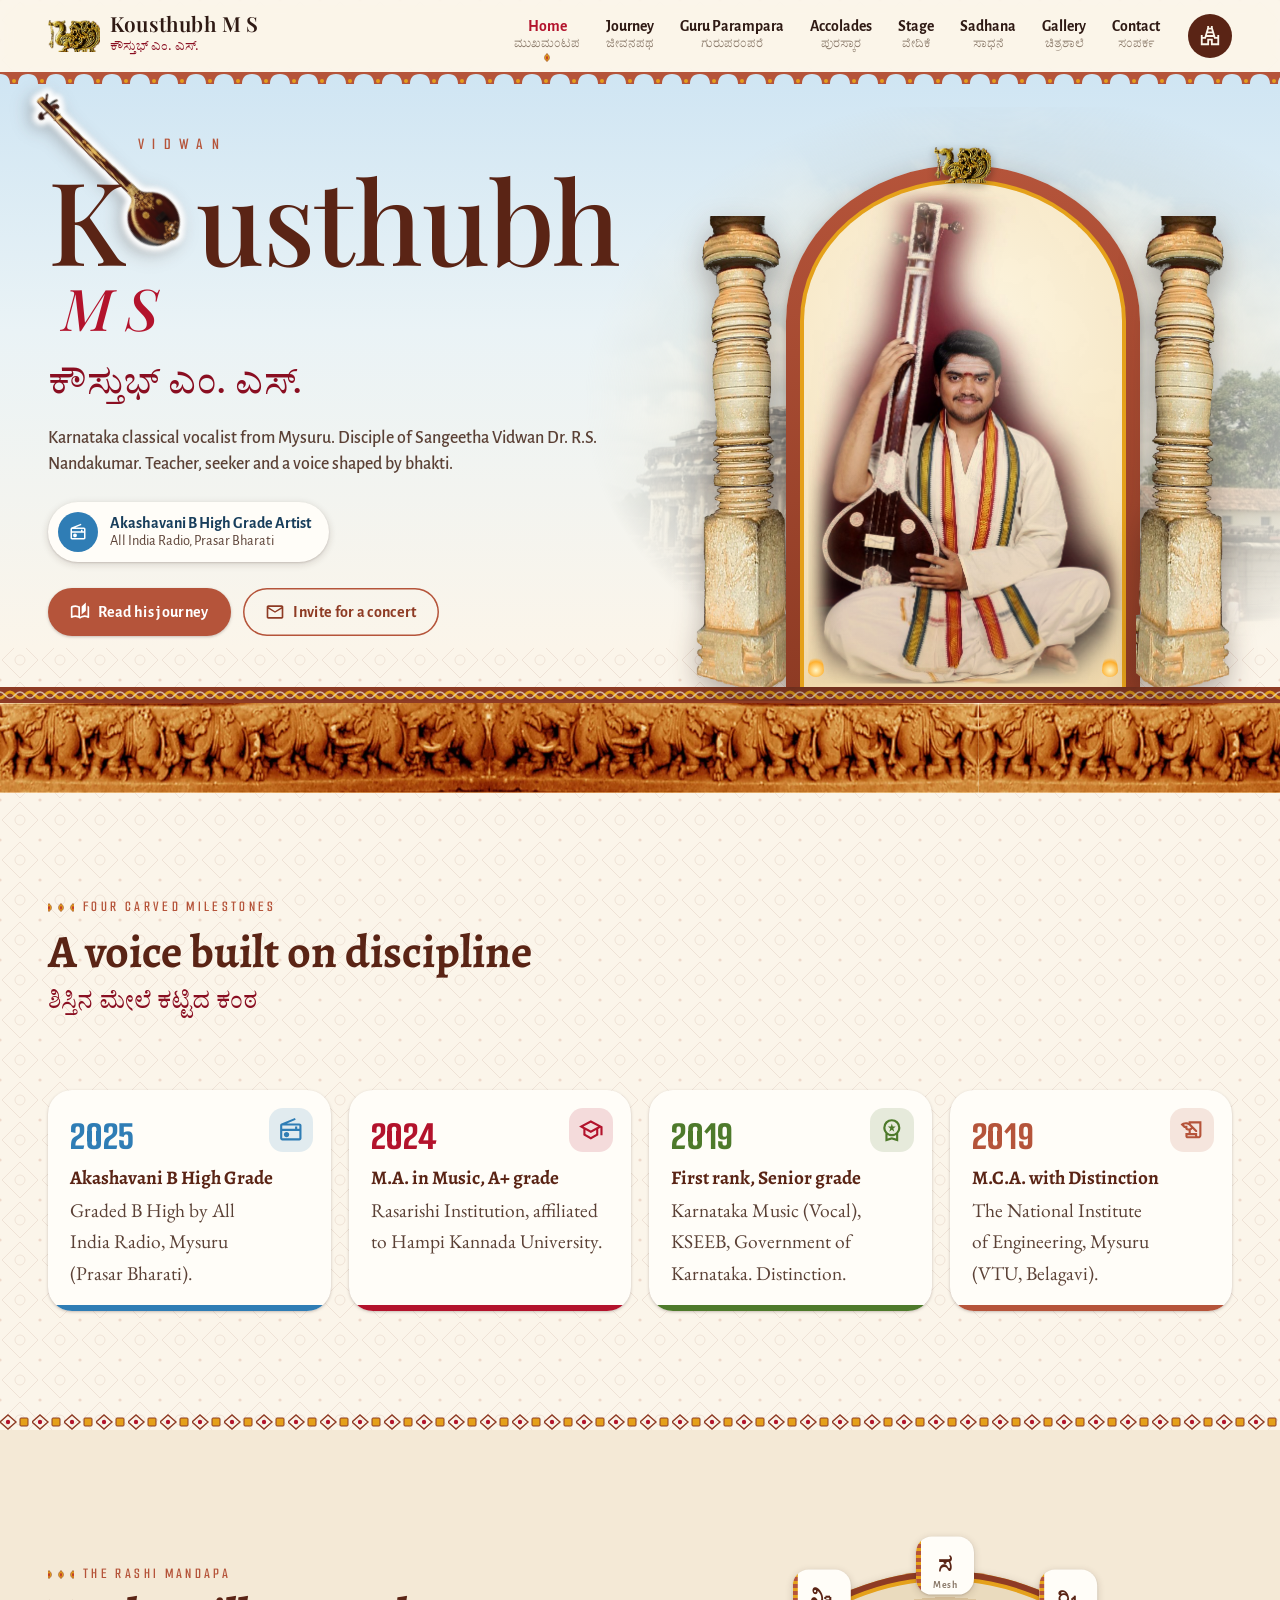
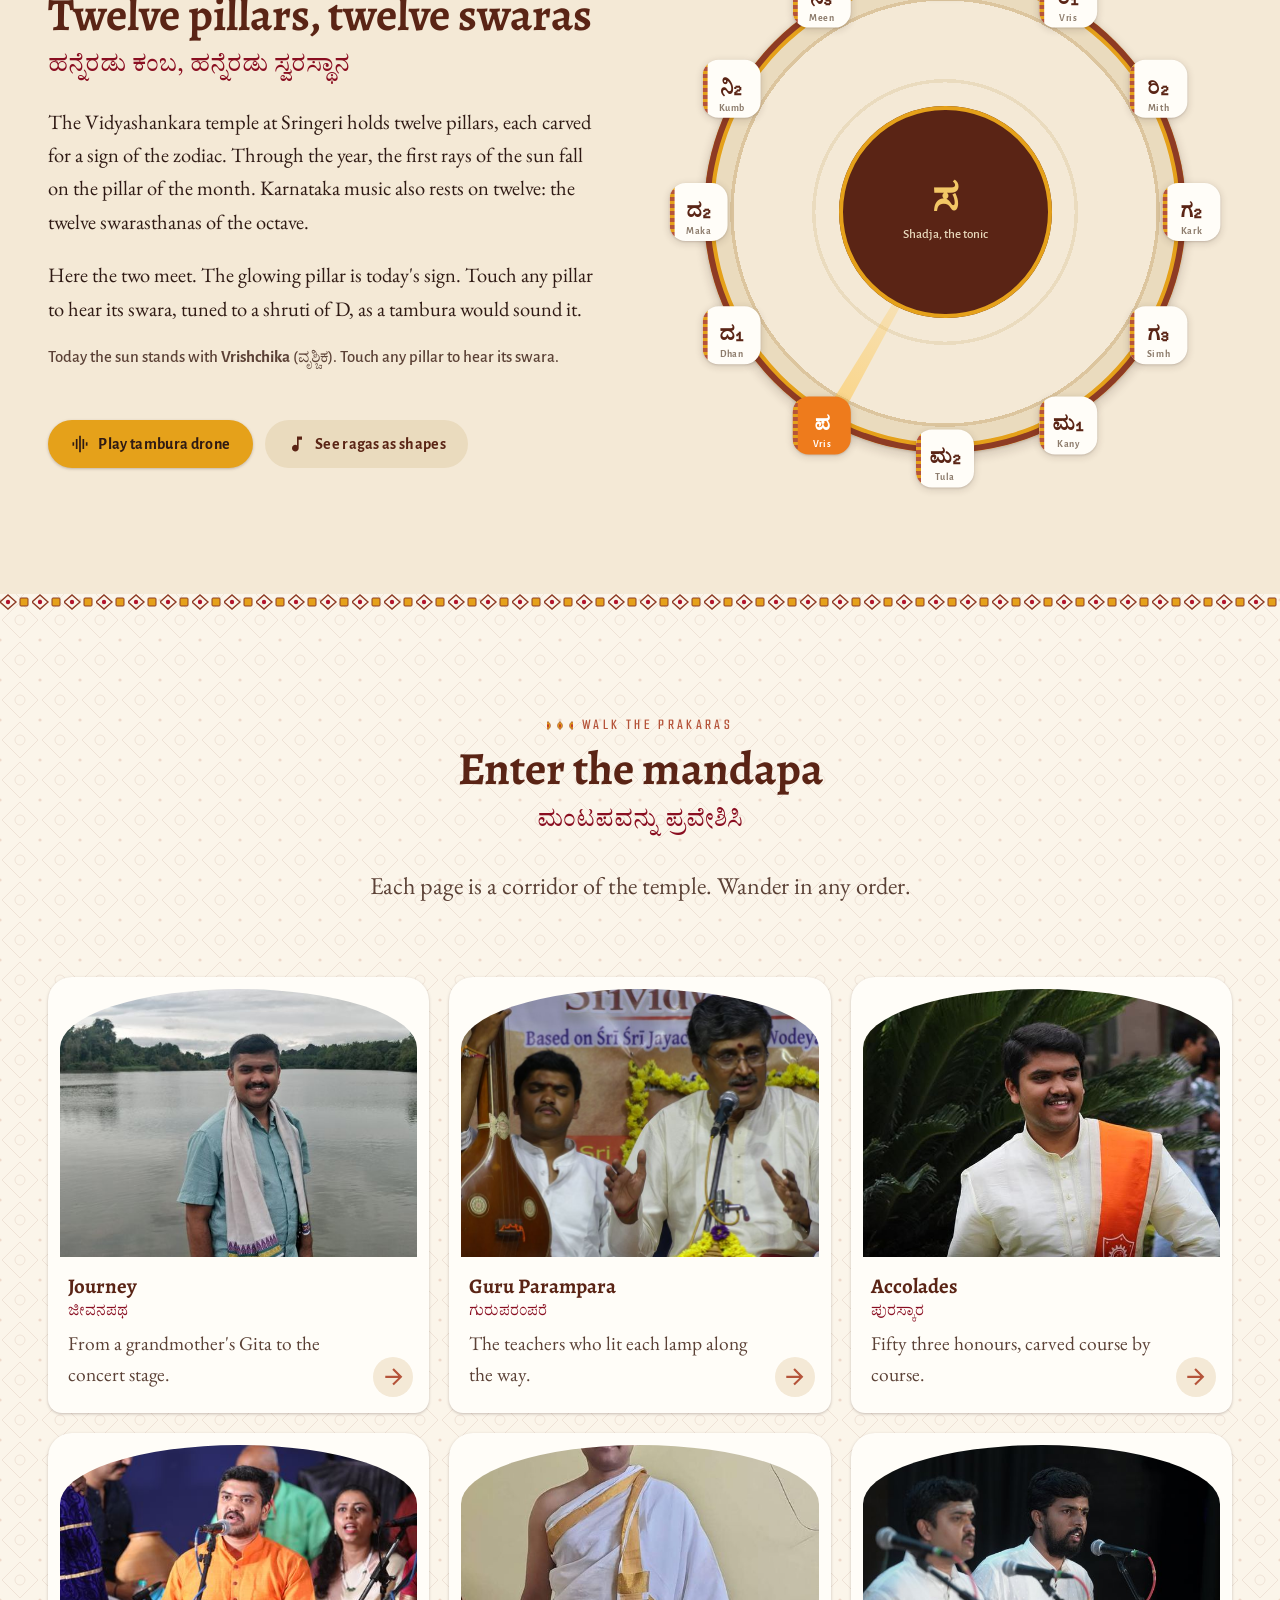
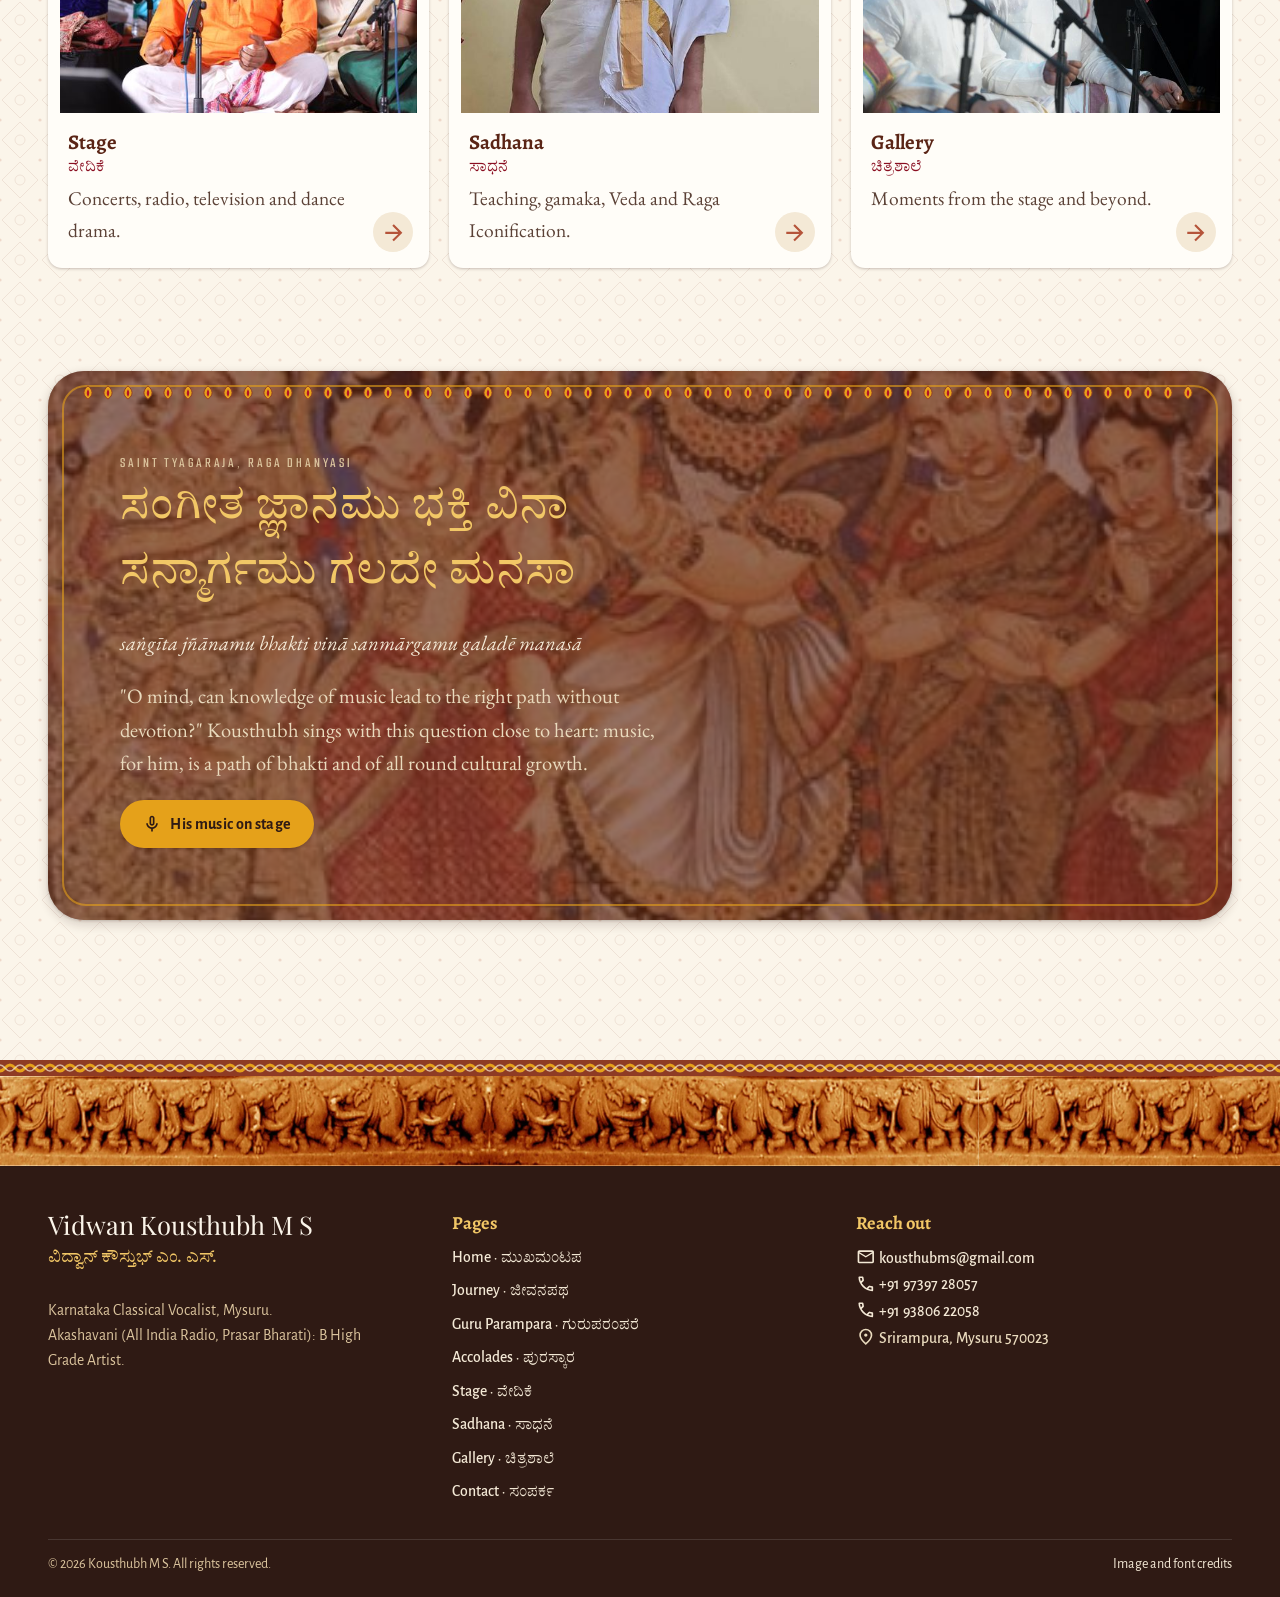
<file: index.html>
<!doctype html>
<html lang="en">
<head>
<meta charset="utf-8">
<meta name="viewport" content="width=device-width, initial-scale=1">
<title>Kousthubh M S | Karnataka Classical Vocalist, Mysuru</title>
<meta name="description" content="Vidwan Kousthubh M S is a Karnataka classical (Carnatic) vocalist from Mysuru, an Akashavani B High Grade artist and disciple of Sangeetha Vidwan Dr. R.S. Nandakumar.">
<meta name="theme-color" content="#B5543A">
<link rel="canonical" href="https://kousthub.in/">
<meta property="og:type" content="website">
<meta property="og:title" content="Kousthubh M S | Karnataka Classical Vocalist, Mysuru">
<meta property="og:description" content="Vidwan Kousthubh M S is a Karnataka classical (Carnatic) vocalist from Mysuru, an Akashavani B High Grade artist and disciple of Sangeetha Vidwan Dr. R.S. Nandakumar.">
<meta property="og:url" content="https://kousthub.in/">
<meta property="og:image" content="https://kousthub.in/assets/img/photos/tambura-portrait.jpg">
<meta name="twitter:card" content="summary_large_image">
<link rel="icon" href="assets/img/favicon.svg" type="image/svg+xml">
<link rel="preconnect" href="https://fonts.googleapis.com">
<link rel="preconnect" href="https://fonts.gstatic.com" crossorigin>
<link rel="stylesheet" href="https://fonts.googleapis.com/css2?family=Alegreya:ital,wght@0,400..900;1,400..700&family=Alegreya+Sans:ital,wght@0,300;0,400;0,500;0,700;1,400&family=Benne&family=EB+Garamond:ital,wght@0,400..800;1,400..800&family=Playfair+Display:ital,wght@0,400..900;1,400..700&family=Smooch+Sans:wght@300..800&family=Tiro+Kannada:ital@0;1&display=swap">
<link rel="stylesheet" href="assets/css/site.css">
<script type="application/ld+json">{"@context": "https://schema.org", "@type": "Person", "name": "Kousthubh M S", "alternateName": "ಕೌಸ್ತುಭ್ ಎಂ. ಎಸ್.", "jobTitle": "Karnataka Classical Vocalist", "url": "https://kousthub.in", "image": "https://kousthub.in/assets/img/photos/tambura-portrait.jpg", "birthPlace": "Mysuru, Karnataka", "email": "mailto:kousthubms@gmail.com", "alumniOf": ["The National Institute of Engineering, Mysuru", "Rasarishi Institution (Hampi Kannada University)"]}</script>
</head>
<body>
<a class="skip" href="#main">Skip to content</a>
<header class="topbar">
  <div class="wrap inner">
    <a class="brand" href="index.html" aria-label="Kousthubh M S, home">
      <img src="assets/img/ornament/hamsa.webp" alt="" width="52" height="33">
      <span class="nm">Kousthubh M S<small lang="kn">ಕೌಸ್ತುಭ್ ಎಂ. ಎಸ್.</small></span>
    </a>
    <nav class="mainnav" aria-label="Main"><ul><li><a href="index.html" aria-current="page">Home<span lang="kn">ಮುಖಮಂಟಪ</span></a></li><li><a href="about.html">Journey<span lang="kn">ಜೀವನಪಥ</span></a></li><li><a href="guru-parampara.html">Guru Parampara<span lang="kn">ಗುರುಪರಂಪರೆ</span></a></li><li><a href="accolades.html">Accolades<span lang="kn">ಪುರಸ್ಕಾರ</span></a></li><li><a href="stage.html">Stage<span lang="kn">ವೇದಿಕೆ</span></a></li><li><a href="sadhana.html">Sadhana<span lang="kn">ಸಾಧನೆ</span></a></li><li><a href="gallery.html">Gallery<span lang="kn">ಚಿತ್ರಶಾಲೆ</span></a></li><li><a href="contact.html">Contact<span lang="kn">ಸಂಪರ್ಕ</span></a></li></ul></nav>
    <button class="gopura-btn" type="button" aria-haspopup="dialog" aria-expanded="false" aria-controls="gopura"><svg class="ic" aria-hidden="true" focusable="false" fill="currentColor" xmlns="http://www.w3.org/2000/svg" viewBox="0 -960 960 960"><path d="M80-80v-440h80v80h80l119-395v-85h80v80h81v-80h80v80l120 400h80v-80h80v440H520v-200h-80v200H80Zm268-440h264l-24-80H372l-24 80Zm48-160h168l-24-80H420l-24 80ZM160-160h200v-200h240v200h200v-200H660l-24-80H324l-24 80H160v200Zm320-300Z"/></svg><span class="lbl">Gopura</span><span class="sr">Open site menu</span></button>
  </div>
</header>
<div class="gopura" id="gopura" role="dialog" aria-modal="true" aria-label="Site menu shaped as a gopura" aria-hidden="true">
  <div class="sky"></div>
  <button class="icon-btn close" type="button" aria-label="Close menu"><svg class="ic" aria-hidden="true" focusable="false" fill="currentColor" xmlns="http://www.w3.org/2000/svg" viewBox="0 -960 960 960"><path d="m256-200-56-56 224-224-224-224 56-56 224 224 224-224 56 56-224 224 224 224-56 56-224-224-224 224Z"/></svg></button>
  <nav aria-label="Gopura">
    <div class="kalasha" aria-hidden="true"><i></i><i></i><i></i><i></i><i></i></div>
    <div class="shala" aria-hidden="true"></div>
    <ol><li style="--i:1"><a class="tier" style="--tc:var(--terracotta-900)" href="contact.html"><span class="en">Contact</span><span class="knl" lang="kn">ಸಂಪರ್ಕ</span></a></li><li style="--i:2"><a class="tier" style="--tc:var(--kumkuma)" href="gallery.html"><span class="en">Gallery</span><span class="knl" lang="kn">ಚಿತ್ರಶಾಲೆ</span></a></li><li style="--i:3"><a class="tier" style="--tc:var(--neeli-900)" href="sadhana.html"><span class="en">Sadhana</span><span class="knl" lang="kn">ಸಾಧನೆ</span></a></li><li style="--i:4"><a class="tier" style="--tc:var(--leaf)" href="stage.html"><span class="en">Stage</span><span class="knl" lang="kn">ವೇದಿಕೆ</span></a></li><li style="--i:5"><a class="tier" style="--tc:#9a6a12" href="accolades.html"><span class="en">Accolades</span><span class="knl" lang="kn">ಪುರಸ್ಕಾರ</span></a></li><li style="--i:6"><a class="tier" style="--tc:var(--terracotta-700)" href="guru-parampara.html"><span class="en">Guru Parampara</span><span class="knl" lang="kn">ಗುರುಪರಂಪರೆ</span></a></li><li style="--i:7"><a class="tier" style="--tc:var(--kumkuma-700)" href="about.html"><span class="en">Journey</span><span class="knl" lang="kn">ಜೀವನಪಥ</span></a></li><li style="--i:8"><a class="tier" style="--tc:var(--terracotta)" href="index.html" aria-current="page"><span class="en">Home</span><span class="knl" lang="kn">ಮುಖಮಂಟಪ</span></a></li></ol>
    <div class="dvara"><a href="index.html" aria-label="Enter through the doorway: home">Mahadvara</a></div>
    <p class="hint">Climb the gopura. Each tier is a page.</p>
  </nav>
</div>
<main id="main">
<section class="home-hero">
  <div class="sky" aria-hidden="true"></div>
  <div class="vimana" aria-hidden="true"></div>
  <div class="wrap hero-grid">
    <div class="hero-copy">
      <div class="vidwan">Vidwan</div>
      <h1 class="wordmark" aria-label="Kousthubh M S">K<span class="o" aria-hidden="true"><img src="assets/img/ornament/tambura.webp" alt="" width="900" height="303"></span>usthubh<span class="ms">M S</span></h1>
      <p class="hero-kn" lang="kn">ಕೌಸ್ತುಭ್ ಎಂ. ಎಸ್.</p>
      <p class="hero-role">Karnataka classical vocalist from Mysuru. Disciple of Sangeetha Vidwan Dr. R.S. Nandakumar. Teacher, seeker and a voice shaped by bhakti.</p>
      <div class="air-badge"><span class="dot"><svg class="ic" aria-hidden="true" focusable="false" fill="currentColor" xmlns="http://www.w3.org/2000/svg" viewBox="0 -960 960 960"><path d="M160-80q-33 0-56.5-23.5T80-160v-480q0-25 13.5-45t36.5-29l506-206 26 66-330 134h468q33 0 56.5 23.5T880-640v480q0 33-23.5 56.5T800-80H160Zm0-80h640v-280H160v280Zm160-40q42 0 71-29t29-71q0-42-29-71t-71-29q-42 0-71 29t-29 71q0 42 29 71t71 29ZM160-520h480v-80h80v80h80v-120H160v120Zm0 360v-280 280Z"/></svg></span><span><b>Akashavani B High Grade Artist</b><span>All India Radio, Prasar Bharati</span></span></div>
      <div class="hero-actions">
        <a class="btn" href="about.html"><svg class="ic" aria-hidden="true" focusable="false" fill="currentColor" xmlns="http://www.w3.org/2000/svg" viewBox="0 -960 960 960"><path d="M480-160q-48-38-104-59t-116-21q-42 0-82.5 11T100-198q-21 11-40.5-1T40-234v-482q0-11 5.5-21T62-752q46-24 96-36t102-12q58 0 113.5 15T480-740v484q51-32 107-48t113-16q36 0 70.5 6t69.5 18v-480q15 5 29.5 10.5T898-752q11 5 16.5 15t5.5 21v482q0 23-19.5 35t-40.5 1q-37-20-77.5-31T700-240q-60 0-116 21t-104 59Zm80-200v-380l200-200v400L560-360Zm-160 65v-396q-33-14-68.5-21.5T260-720q-37 0-72 7t-68 21v397q35-13 69.5-19t70.5-6q36 0 70.5 6t69.5 19Zm0 0v-396 396Z"/></svg> Read his journey</a>
        <a class="btn outline" href="contact.html"><svg class="ic" aria-hidden="true" focusable="false" fill="currentColor" xmlns="http://www.w3.org/2000/svg" viewBox="0 -960 960 960"><path d="M160-160q-33 0-56.5-23.5T80-240v-480q0-33 23.5-56.5T160-800h640q33 0 56.5 23.5T880-720v480q0 33-23.5 56.5T800-160H160Zm320-280L160-640v400h640v-400L480-440Zm0-80 320-200H160l320 200ZM160-640v-80 480-400Z"/></svg> Invite for a concert</a>
      </div>
    </div>
    <div class="shrine" aria-label="Portrait of Kousthubh with a tambura, framed like a temple doorway between two carved pillars">
      <div class="pl l" aria-hidden="true"></div>
      <div class="doorway">
        <div class="inner"><img src="assets/img/photos/tambura-portrait.jpg" alt="Kousthubh M S seated with a tambura, wearing a white kurta and a silk angavastra" width="651" height="1014" fetchpriority="high"></div>
        <span class="deepa l" aria-hidden="true"></span><span class="deepa r" aria-hidden="true"></span>
      </div>
      <div class="pl r" aria-hidden="true"></div>
    </div>
  </div>
  <div class="plinth-cap"></div>
  <div class="plinth" role="img" aria-label="Carved elephant frieze"></div>
</section>

<section class="section">
  <div class="wrap">
    <div class="section-head"><span class="eyebrow">Four carved milestones</span><h2>A voice built on discipline<span class="kn-sub" lang="kn">ಶಿಸ್ತಿನ ಮೇಲೆ ಕಟ್ಟಿದ ಕಂಠ</span></h2></div>
    <div class="milestones"><article class="ms-card reveal" style="--c:var(--neeli)"><div class="ic-wrap"><svg class="ic" aria-hidden="true" focusable="false" fill="currentColor" xmlns="http://www.w3.org/2000/svg" viewBox="0 -960 960 960"><path d="M160-80q-33 0-56.5-23.5T80-160v-480q0-25 13.5-45t36.5-29l506-206 26 66-330 134h468q33 0 56.5 23.5T880-640v480q0 33-23.5 56.5T800-80H160Zm0-80h640v-280H160v280Zm160-40q42 0 71-29t29-71q0-42-29-71t-71-29q-42 0-71 29t-29 71q0 42 29 71t71 29ZM160-520h480v-80h80v80h80v-120H160v120Zm0 360v-280 280Z"/></svg></div><div class="yr">2025</div><h3>Akashavani B High Grade</h3><p>Graded B High by All India Radio, Mysuru (Prasar Bharati).</p></article><article class="ms-card reveal" style="--c:var(--kumkuma)"><div class="ic-wrap"><svg class="ic" aria-hidden="true" focusable="false" fill="currentColor" xmlns="http://www.w3.org/2000/svg" viewBox="0 -960 960 960"><path d="M480-120 200-272v-240L40-600l440-240 440 240v320h-80v-276l-80 44v240L480-120Zm0-332 274-148-274-148-274 148 274 148Zm0 241 200-108v-151L480-360 280-470v151l200 108Zm0-241Zm0 90Zm0 0Z"/></svg></div><div class="yr">2024</div><h3>M.A. in Music, A+ grade</h3><p>Rasarishi Institution, affiliated to Hampi Kannada University.</p></article><article class="ms-card reveal" style="--c:var(--leaf)"><div class="ic-wrap"><svg class="ic" aria-hidden="true" focusable="false" fill="currentColor" xmlns="http://www.w3.org/2000/svg" viewBox="0 -960 960 960"><path d="m387-412 35-114-92-74h114l36-112 36 112h114l-93 74 35 114-92-71-93 71ZM240-40v-309q-38-42-59-96t-21-115q0-134 93-227t227-93q134 0 227 93t93 227q0 61-21 115t-59 96v309l-240-80-240 80Zm240-280q100 0 170-70t70-170q0-100-70-170t-170-70q-100 0-170 70t-70 170q0 100 70 170t170 70ZM320-159l160-41 160 41v-124q-35 20-75.5 31.5T480-240q-44 0-84.5-11.5T320-283v124Zm160-62Z"/></svg></div><div class="yr">2019</div><h3>First rank, Senior grade</h3><p>Karnataka Music (Vocal), KSEEB, Government of Karnataka. Distinction.</p></article><article class="ms-card reveal" style="--c:var(--terracotta)"><div class="ic-wrap"><svg class="ic" aria-hidden="true" focusable="false" fill="currentColor" xmlns="http://www.w3.org/2000/svg" viewBox="0 -960 960 960"><path d="M320-160q-33 0-56.5-23.5T240-240v-120h120v-90q-35-2-66.5-15.5T236-506v-44h-46L60-680q36-46 89-65t107-19q27 0 52.5 4t51.5 15v-55h480v520q0 50-35 85t-85 35H320Zm120-200h240v80q0 17 11.5 28.5T720-240q17 0 28.5-11.5T760-280v-440H440v24l240 240v56h-56L510-514l-8 8q-14 14-29.5 25T440-464v104ZM224-630h92v86q12 8 25 11t27 3q23 0 41.5-7t36.5-25l8-8-56-56q-29-29-65-43.5T256-684q-20 0-38 3t-36 9l42 42Zm376 350H320v40h286q-3-9-4.5-19t-1.5-21Zm-280 40v-40 40Z"/></svg></div><div class="yr">2019</div><h3>M.C.A. with Distinction</h3><p>The National Institute of Engineering, Mysuru (VTU, Belagavi).</p></article></div>
  </div>
</section>

<div class="band-diamond" aria-hidden="true"></div>
<section class="section tint">
  <div class="wrap mandapa-grid">
    <div>
      <span class="eyebrow">The Rashi Mandapa</span>
      <h2>Twelve pillars, twelve swaras<span class="kn-sub" lang="kn">ಹನ್ನೆರಡು ಕಂಬ, ಹನ್ನೆರಡು ಸ್ವರಸ್ಥಾನ</span></h2>
      <p>The Vidyashankara temple at Sringeri holds twelve pillars, each carved for a sign of the zodiac. Through the year, the first rays of the sun fall on the pillar of the month. Karnataka music also rests on twelve: the twelve swarasthanas of the octave.</p>
      <p>Here the two meet. The glowing pillar is today's sign. Touch any pillar to hear its swara, tuned to a shruti of D, as a tambura would sound it.</p>
      <p class="rashi-readout" id="rashi-out" aria-live="polite">Touch any pillar to hear its swara.</p>
      <div class="drone-row">
        <button class="btn gold" type="button" data-drone aria-pressed="false"><svg class="ic" aria-hidden="true" focusable="false" fill="currentColor" xmlns="http://www.w3.org/2000/svg" viewBox="0 -960 960 960"><path d="M280-240v-480h80v480h-80ZM440-80v-800h80v800h-80ZM120-400v-160h80v160h-80Zm480 160v-480h80v480h-80Zm160-160v-160h80v160h-80Z"/></svg> <span class="lbl">Play tambura drone</span></button>
        <a class="btn tonal" href="sadhana.html#ragas"><svg class="ic" aria-hidden="true" focusable="false" fill="currentColor" xmlns="http://www.w3.org/2000/svg" viewBox="0 -960 960 960"><path d="M400-120q-66 0-113-47t-47-113q0-66 47-113t113-47q23 0 42.5 5.5T480-418v-422h240v160H560v400q0 66-47 113t-113 47Z"/></svg> See ragas as shapes</a>
      </div>
    </div>
    <div class="ring" id="ring">
      <div class="floor" aria-hidden="true"></div>
      <div class="sunray" aria-hidden="true"></div>
      <div class="center" aria-hidden="true"><div><b lang="kn">ಸ</b><small>Shadja, the tonic</small></div></div>
    </div>
  </div>
</section>
<div class="band-diamond" aria-hidden="true"></div>

<section class="section">
  <div class="wrap">
    <div class="section-head center"><span class="eyebrow">Walk the prakaras</span><h2>Enter the mandapa<span class="kn-sub" lang="kn">ಮಂಟಪವನ್ನು ಪ್ರವೇಶಿಸಿ</span></h2><p class="lede">Each page is a corridor of the temple. Wander in any order.</p></div>
    <div class="prakara"><a class="p-card reveal" href="about.html"><div class="ph"><img src="assets/img/thumbs/by-the-lake.jpg" alt="Kousthubh standing by a lake in Mysuru" loading="lazy" width="720" height="540"></div><div class="tx"><b>Journey</b><i lang="kn">ಜೀವನಪಥ</i><span>From a grandmother's Gita to the concert stage.</span></div><span class="go"><svg class="ic" aria-hidden="true" focusable="false" fill="currentColor" xmlns="http://www.w3.org/2000/svg" viewBox="0 -960 960 960"><path d="M647-440H160v-80h487L423-744l57-56 320 320-320 320-57-56 224-224Z"/></svg></span></a><a class="p-card reveal" href="guru-parampara.html"><div class="ph"><img src="assets/img/thumbs/with-guru-tambura.jpg" alt="Kousthubh on stage beside his guru" loading="lazy" width="720" height="540"></div><div class="tx"><b>Guru Parampara</b><i lang="kn">ಗುರುಪರಂಪರೆ</i><span>The teachers who lit each lamp along the way.</span></div><span class="go"><svg class="ic" aria-hidden="true" focusable="false" fill="currentColor" xmlns="http://www.w3.org/2000/svg" viewBox="0 -960 960 960"><path d="M647-440H160v-80h487L423-744l57-56 320 320-320 320-57-56 224-224Z"/></svg></span></a><a class="p-card reveal" href="accolades.html"><div class="ph"><img src="assets/img/thumbs/graduation-shawl.jpg" alt="Kousthubh wearing a ceremonial shawl" loading="lazy" width="720" height="540"></div><div class="tx"><b>Accolades</b><i lang="kn">ಪುರಸ್ಕಾರ</i><span>Fifty three honours, carved course by course.</span></div><span class="go"><svg class="ic" aria-hidden="true" focusable="false" fill="currentColor" xmlns="http://www.w3.org/2000/svg" viewBox="0 -960 960 960"><path d="M647-440H160v-80h487L423-744l57-56 320 320-320 320-57-56 224-224Z"/></svg></span></a><a class="p-card reveal" href="stage.html"><div class="ph"><img src="assets/img/thumbs/concert-orange.jpg" alt="Kousthubh singing in concert" loading="lazy" width="720" height="540"></div><div class="tx"><b>Stage</b><i lang="kn">ವೇದಿಕೆ</i><span>Concerts, radio, television and dance drama.</span></div><span class="go"><svg class="ic" aria-hidden="true" focusable="false" fill="currentColor" xmlns="http://www.w3.org/2000/svg" viewBox="0 -960 960 960"><path d="M647-440H160v-80h487L423-744l57-56 320 320-320 320-57-56 224-224Z"/></svg></span></a><a class="p-card reveal" href="sadhana.html"><div class="ph"><img src="assets/img/thumbs/traditional-attire.jpg" alt="Kousthubh in traditional attire" loading="lazy" width="720" height="540"></div><div class="tx"><b>Sadhana</b><i lang="kn">ಸಾಧನೆ</i><span>Teaching, gamaka, Veda and Raga Iconification.</span></div><span class="go"><svg class="ic" aria-hidden="true" focusable="false" fill="currentColor" xmlns="http://www.w3.org/2000/svg" viewBox="0 -960 960 960"><path d="M647-440H160v-80h487L423-744l57-56 320 320-320 320-57-56 224-224Z"/></svg></span></a><a class="p-card reveal" href="gallery.html"><div class="ph"><img src="assets/img/thumbs/vocal-support.jpg" alt="Two vocalists performing together" loading="lazy" width="720" height="540"></div><div class="tx"><b>Gallery</b><i lang="kn">ಚಿತ್ರಶಾಲೆ</i><span>Moments from the stage and beyond.</span></div><span class="go"><svg class="ic" aria-hidden="true" focusable="false" fill="currentColor" xmlns="http://www.w3.org/2000/svg" viewBox="0 -960 960 960"><path d="M647-440H160v-80h487L423-744l57-56 320 320-320 320-57-56 224-224Z"/></svg></span></a></div>
  </div>
</section>

<section class="section" style="padding-top:0">
  <div class="wrap">
    <div class="mural reveal">
      <div class="bg" style="background-image:url('assets/img/temple/mysore-painting.jpg')"></div>
      <span class="attrib">Saint Tyagaraja, raga Dhanyasi</span>
      <p class="epigraph" lang="kn">ಸಂಗೀತ ಜ್ಞಾನಮು ಭಕ್ತಿ ವಿನಾ<br>ಸನ್ಮಾರ್ಗಮು ಗಲದೇ ಮನಸಾ</p>
      <p class="iast">saṅgīta jñānamu bhakti vinā sanmārgamu galadē manasā</p>
      <p style="max-width:56ch;color:var(--sand-200)">"O mind, can knowledge of music lead to the right path without devotion?" Kousthubh sings with this question close to heart: music, for him, is a path of bhakti and of all round cultural growth.</p>
      <a class="btn gold" href="stage.html"><svg class="ic" aria-hidden="true" focusable="false" fill="currentColor" xmlns="http://www.w3.org/2000/svg" viewBox="0 -960 960 960"><path d="M480-400q-50 0-85-35t-35-85v-240q0-50 35-85t85-35q50 0 85 35t35 85v240q0 50-35 85t-85 35Zm0-240Zm-40 520v-123q-104-14-172-93t-68-184h80q0 83 58.5 141.5T480-320q83 0 141.5-58.5T680-520h80q0 105-68 184t-172 93v123h-80Zm40-360q17 0 28.5-11.5T520-520v-240q0-17-11.5-28.5T480-800q-17 0-28.5 11.5T440-760v240q0 17 11.5 28.5T480-480Z"/></svg> His music on stage</a>
    </div>
  </div>
</section>
</main>
<footer class="site-foot">
  <div class="plinth-cap"></div>
  <div class="plinth" role="img" aria-label="Carved elephant frieze, the base course of a Karnataka temple"></div>
  <div class="wrap">
    <div class="cols">
      <div>
        <p class="brandline">Vidwan Kousthubh M S<small lang="kn">ವಿದ್ವಾನ್ ಕೌಸ್ತುಭ್ ಎಂ. ಎಸ್.</small></p>
        <p style="font-family:var(--f-ui);font-size:.98rem;color:var(--sand-300)">Karnataka Classical Vocalist, Mysuru.<br>Akashavani (All India Radio, Prasar Bharati): B High Grade Artist.</p>
      </div>
      <div><h4>Pages</h4><ul><li><a href="index.html">Home <span lang="kn" class="kn">· ಮುಖಮಂಟಪ</span></a></li><li><a href="about.html">Journey <span lang="kn" class="kn">· ಜೀವನಪಥ</span></a></li><li><a href="guru-parampara.html">Guru Parampara <span lang="kn" class="kn">· ಗುರುಪರಂಪರೆ</span></a></li><li><a href="accolades.html">Accolades <span lang="kn" class="kn">· ಪುರಸ್ಕಾರ</span></a></li><li><a href="stage.html">Stage <span lang="kn" class="kn">· ವೇದಿಕೆ</span></a></li><li><a href="sadhana.html">Sadhana <span lang="kn" class="kn">· ಸಾಧನೆ</span></a></li><li><a href="gallery.html">Gallery <span lang="kn" class="kn">· ಚಿತ್ರಶಾಲೆ</span></a></li><li><a href="contact.html">Contact <span lang="kn" class="kn">· ಸಂಪರ್ಕ</span></a></li></ul></div>
      <div class="contact-mini">
        <h4>Reach out</h4>
        <ul>
          <li><a href="mailto:kousthubms@gmail.com"><svg class="ic" aria-hidden="true" focusable="false" fill="currentColor" xmlns="http://www.w3.org/2000/svg" viewBox="0 -960 960 960"><path d="M160-160q-33 0-56.5-23.5T80-240v-480q0-33 23.5-56.5T160-800h640q33 0 56.5 23.5T880-720v480q0 33-23.5 56.5T800-160H160Zm320-280L160-640v400h640v-400L480-440Zm0-80 320-200H160l320 200ZM160-640v-80 480-400Z"/></svg> kousthubms@gmail.com</a></li>
          <li><a href="tel:+919739728057"><svg class="ic" aria-hidden="true" focusable="false" fill="currentColor" xmlns="http://www.w3.org/2000/svg" viewBox="0 -960 960 960"><path d="M798-120q-125 0-247-54.5T329-329Q229-429 174.5-551T120-798q0-18 12-30t30-12h162q14 0 25 9.5t13 22.5l26 140q2 16-1 27t-11 19l-97 98q20 37 47.5 71.5T387-386q31 31 65 57.5t72 48.5l94-94q9-9 23.5-13.5T670-390l138 28q14 4 23 14.5t9 23.5v162q0 18-12 30t-30 12ZM241-600l66-66-17-94h-89q5 41 14 81t26 79Zm358 358q39 17 79.5 27t81.5 13v-88l-94-19-67 67ZM241-600Zm358 358Z"/></svg> +91 97397 28057</a></li>
          <li><a href="tel:+919380622058"><svg class="ic" aria-hidden="true" focusable="false" fill="currentColor" xmlns="http://www.w3.org/2000/svg" viewBox="0 -960 960 960"><path d="M798-120q-125 0-247-54.5T329-329Q229-429 174.5-551T120-798q0-18 12-30t30-12h162q14 0 25 9.5t13 22.5l26 140q2 16-1 27t-11 19l-97 98q20 37 47.5 71.5T387-386q31 31 65 57.5t72 48.5l94-94q9-9 23.5-13.5T670-390l138 28q14 4 23 14.5t9 23.5v162q0 18-12 30t-30 12ZM241-600l66-66-17-94h-89q5 41 14 81t26 79Zm358 358q39 17 79.5 27t81.5 13v-88l-94-19-67 67ZM241-600Zm358 358Z"/></svg> +91 93806 22058</a></li>
          <li><svg class="ic" aria-hidden="true" focusable="false" fill="currentColor" xmlns="http://www.w3.org/2000/svg" viewBox="0 -960 960 960"><path d="M480-480q33 0 56.5-23.5T560-560q0-33-23.5-56.5T480-640q-33 0-56.5 23.5T400-560q0 33 23.5 56.5T480-480Zm0 294q122-112 181-203.5T720-552q0-109-69.5-178.5T480-800q-101 0-170.5 69.5T240-552q0 71 59 162.5T480-186Zm0 106Q319-217 239.5-334.5T160-552q0-150 96.5-239T480-880q127 0 223.5 89T800-552q0 100-79.5 217.5T480-80Zm0-480Z"/></svg> Srirampura, Mysuru 570023</li>
        </ul>
      </div>
    </div>
    <div class="legal">
      <span>© <span data-year>2026</span> Kousthubh M S. All rights reserved.</span>
      <span><a href="credits.html">Image and font credits</a></span>
    </div>
  </div>
</footer>
<script src="assets/js/site.js" defer></script>
</body>
</html>
</file>
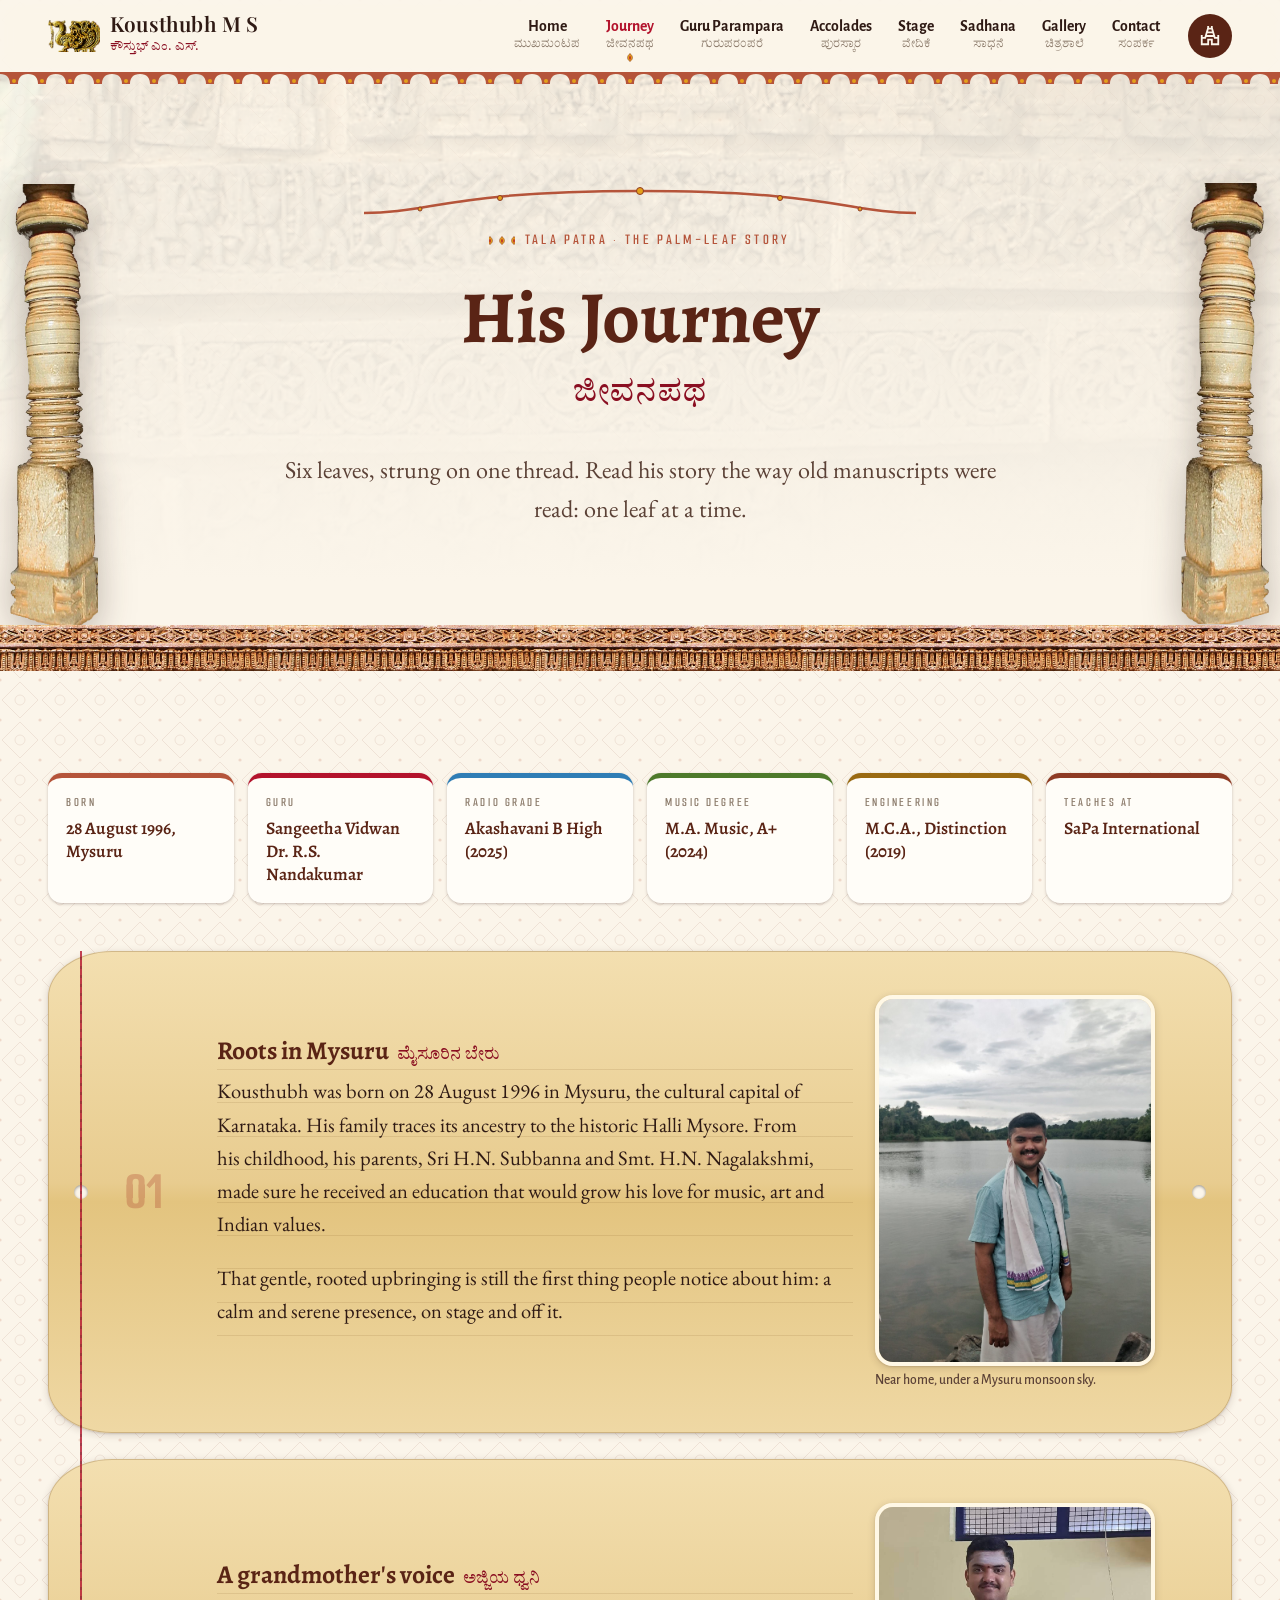
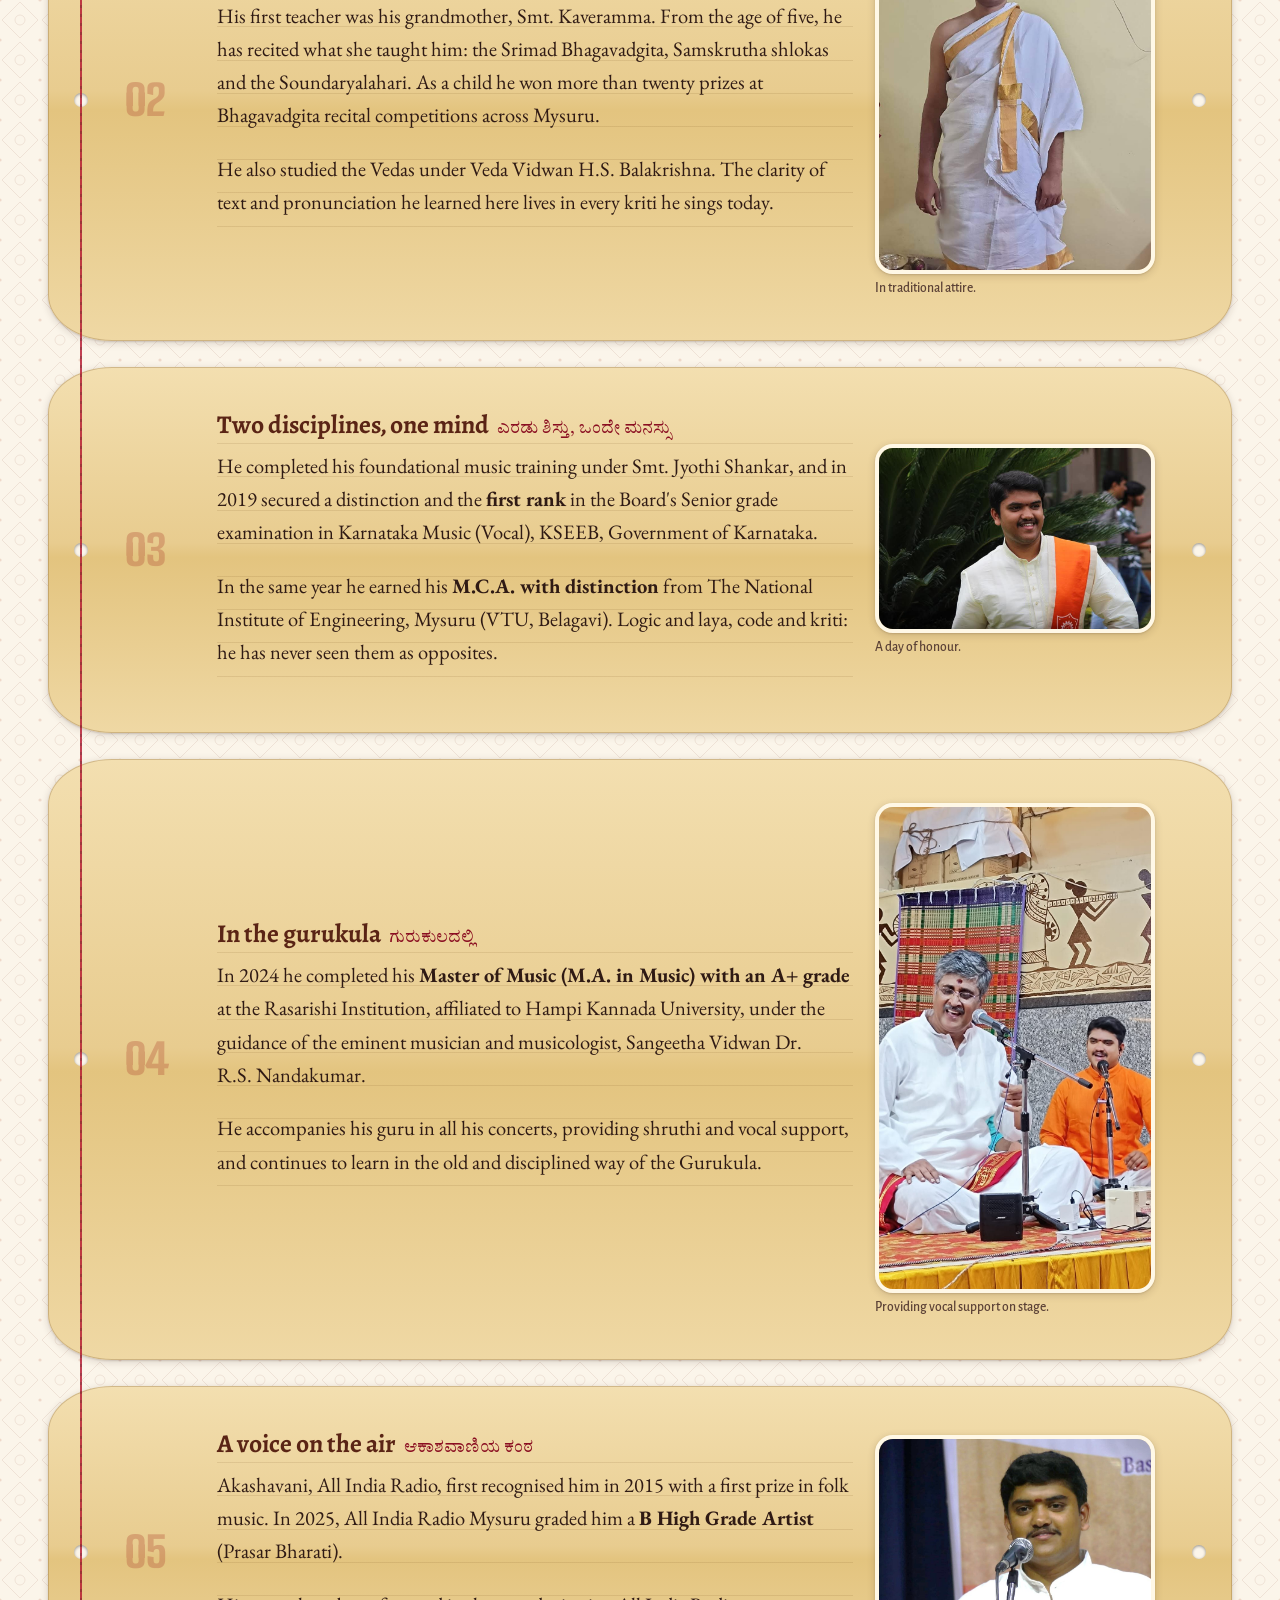
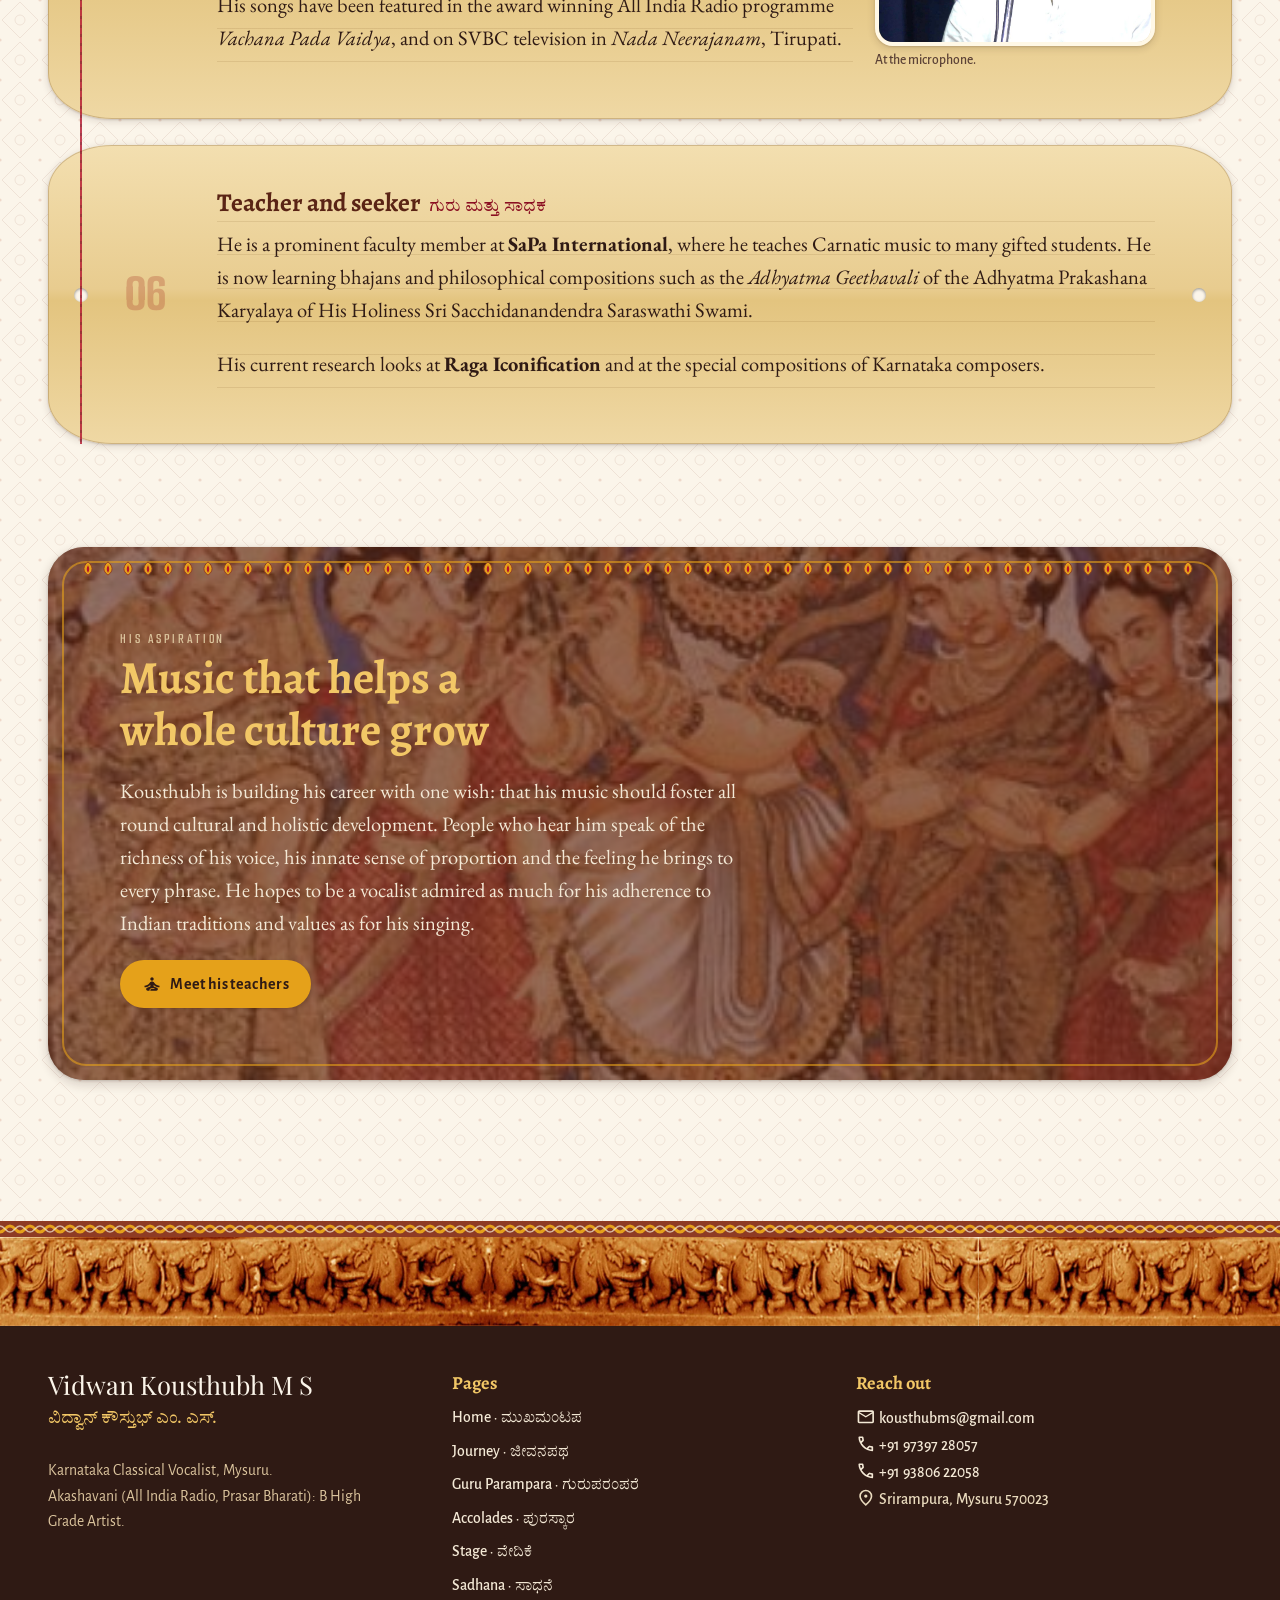
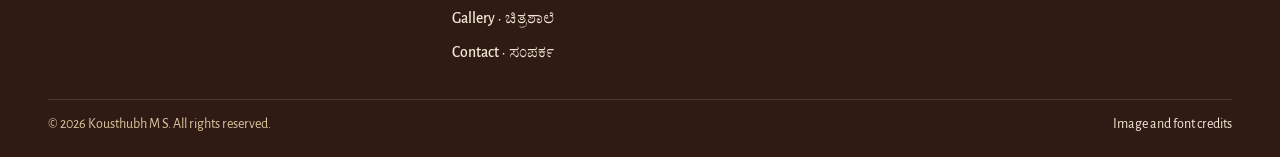
<file: about.html>
<!doctype html>
<html lang="en">
<head>
<meta charset="utf-8">
<meta name="viewport" content="width=device-width, initial-scale=1">
<title>Journey | Kousthubh M S</title>
<meta name="description" content="The life and training of Karnataka classical vocalist Kousthubh M S of Mysuru, told as leaves of a palm-leaf manuscript.">
<meta name="theme-color" content="#B5543A">
<link rel="canonical" href="https://kousthub.in/about.html">
<meta property="og:type" content="website">
<meta property="og:title" content="Journey | Kousthubh M S">
<meta property="og:description" content="The life and training of Karnataka classical vocalist Kousthubh M S of Mysuru, told as leaves of a palm-leaf manuscript.">
<meta property="og:url" content="https://kousthub.in/about.html">
<meta property="og:image" content="https://kousthub.in/assets/img/photos/by-the-lake.jpg">
<meta name="twitter:card" content="summary_large_image">
<link rel="icon" href="assets/img/favicon.svg" type="image/svg+xml">
<link rel="preconnect" href="https://fonts.googleapis.com">
<link rel="preconnect" href="https://fonts.gstatic.com" crossorigin>
<link rel="stylesheet" href="https://fonts.googleapis.com/css2?family=Alegreya:ital,wght@0,400..900;1,400..700&family=Alegreya+Sans:ital,wght@0,300;0,400;0,500;0,700;1,400&family=Benne&family=EB+Garamond:ital,wght@0,400..800;1,400..800&family=Playfair+Display:ital,wght@0,400..900;1,400..700&family=Smooch+Sans:wght@300..800&family=Tiro+Kannada:ital@0;1&display=swap">
<link rel="stylesheet" href="assets/css/site.css">

</head>
<body>
<a class="skip" href="#main">Skip to content</a>
<header class="topbar">
  <div class="wrap inner">
    <a class="brand" href="index.html" aria-label="Kousthubh M S, home">
      <img src="assets/img/ornament/hamsa.webp" alt="" width="52" height="33">
      <span class="nm">Kousthubh M S<small lang="kn">ಕೌಸ್ತುಭ್ ಎಂ. ಎಸ್.</small></span>
    </a>
    <nav class="mainnav" aria-label="Main"><ul><li><a href="index.html">Home<span lang="kn">ಮುಖಮಂಟಪ</span></a></li><li><a href="about.html" aria-current="page">Journey<span lang="kn">ಜೀವನಪಥ</span></a></li><li><a href="guru-parampara.html">Guru Parampara<span lang="kn">ಗುರುಪರಂಪರೆ</span></a></li><li><a href="accolades.html">Accolades<span lang="kn">ಪುರಸ್ಕಾರ</span></a></li><li><a href="stage.html">Stage<span lang="kn">ವೇದಿಕೆ</span></a></li><li><a href="sadhana.html">Sadhana<span lang="kn">ಸಾಧನೆ</span></a></li><li><a href="gallery.html">Gallery<span lang="kn">ಚಿತ್ರಶಾಲೆ</span></a></li><li><a href="contact.html">Contact<span lang="kn">ಸಂಪರ್ಕ</span></a></li></ul></nav>
    <button class="gopura-btn" type="button" aria-haspopup="dialog" aria-expanded="false" aria-controls="gopura"><svg class="ic" aria-hidden="true" focusable="false" fill="currentColor" xmlns="http://www.w3.org/2000/svg" viewBox="0 -960 960 960"><path d="M80-80v-440h80v80h80l119-395v-85h80v80h81v-80h80v80l120 400h80v-80h80v440H520v-200h-80v200H80Zm268-440h264l-24-80H372l-24 80Zm48-160h168l-24-80H420l-24 80ZM160-160h200v-200h240v200h200v-200H660l-24-80H324l-24 80H160v200Zm320-300Z"/></svg><span class="lbl">Gopura</span><span class="sr">Open site menu</span></button>
  </div>
</header>
<div class="gopura" id="gopura" role="dialog" aria-modal="true" aria-label="Site menu shaped as a gopura" aria-hidden="true">
  <div class="sky"></div>
  <button class="icon-btn close" type="button" aria-label="Close menu"><svg class="ic" aria-hidden="true" focusable="false" fill="currentColor" xmlns="http://www.w3.org/2000/svg" viewBox="0 -960 960 960"><path d="m256-200-56-56 224-224-224-224 56-56 224 224 224-224 56 56-224 224 224 224-56 56-224-224-224 224Z"/></svg></button>
  <nav aria-label="Gopura">
    <div class="kalasha" aria-hidden="true"><i></i><i></i><i></i><i></i><i></i></div>
    <div class="shala" aria-hidden="true"></div>
    <ol><li style="--i:1"><a class="tier" style="--tc:var(--terracotta-900)" href="contact.html"><span class="en">Contact</span><span class="knl" lang="kn">ಸಂಪರ್ಕ</span></a></li><li style="--i:2"><a class="tier" style="--tc:var(--kumkuma)" href="gallery.html"><span class="en">Gallery</span><span class="knl" lang="kn">ಚಿತ್ರಶಾಲೆ</span></a></li><li style="--i:3"><a class="tier" style="--tc:var(--neeli-900)" href="sadhana.html"><span class="en">Sadhana</span><span class="knl" lang="kn">ಸಾಧನೆ</span></a></li><li style="--i:4"><a class="tier" style="--tc:var(--leaf)" href="stage.html"><span class="en">Stage</span><span class="knl" lang="kn">ವೇದಿಕೆ</span></a></li><li style="--i:5"><a class="tier" style="--tc:#9a6a12" href="accolades.html"><span class="en">Accolades</span><span class="knl" lang="kn">ಪುರಸ್ಕಾರ</span></a></li><li style="--i:6"><a class="tier" style="--tc:var(--terracotta-700)" href="guru-parampara.html"><span class="en">Guru Parampara</span><span class="knl" lang="kn">ಗುರುಪರಂಪರೆ</span></a></li><li style="--i:7"><a class="tier" style="--tc:var(--kumkuma-700)" href="about.html" aria-current="page"><span class="en">Journey</span><span class="knl" lang="kn">ಜೀವನಪಥ</span></a></li><li style="--i:8"><a class="tier" style="--tc:var(--terracotta)" href="index.html"><span class="en">Home</span><span class="knl" lang="kn">ಮುಖಮಂಟಪ</span></a></li></ol>
    <div class="dvara"><a href="index.html" aria-label="Enter through the doorway: home">Mahadvara</a></div>
    <p class="hint">Climb the gopura. Each tier is a page.</p>
  </nav>
</div>
<main id="main">
<section class="page-hero">
  <div class="bg" style="background-image:url('assets/img/ornament/frieze-wall.jpg')"></div>
  <div class="pillar l" aria-hidden="true"></div><div class="pillar r" aria-hidden="true"></div>
  <div class="wrap">
    <div class="torana" aria-hidden="true"></div>
    <span class="eyebrow">Tala patra · the palm-leaf story</span>
    <h1>His Journey<span class="kn-sub" lang="kn">ಜೀವನಪಥ</span></h1>
    <p class="lede">Six leaves, strung on one thread. Read his story the way old manuscripts were read: one leaf at a time.</p>
  </div>
</section>
<div class="band-strip" aria-hidden="true"></div>

<section class="section">
  <div class="wrap">
    <dl class="facts reveal" style="margin:0 0 48px"><div class="fact" style="--c:var(--terracotta)"><dt>Born</dt><dd>28 August 1996, Mysuru</dd></div><div class="fact" style="--c:var(--kumkuma)"><dt>Guru</dt><dd>Sangeetha Vidwan Dr. R.S. Nandakumar</dd></div><div class="fact" style="--c:var(--neeli)"><dt>Radio grade</dt><dd>Akashavani B High (2025)</dd></div><div class="fact" style="--c:var(--leaf)"><dt>Music degree</dt><dd>M.A. Music, A+ (2024)</dd></div><div class="fact" style="--c:#9a6a12"><dt>Engineering</dt><dd>M.C.A., Distinction (2019)</dd></div><div class="fact" style="--c:var(--terracotta-700)"><dt>Teaches at</dt><dd>SaPa International</dd></div></dl>
    <div class="tala string"><article class="leaf reveal"><div class="num" aria-hidden="true">01</div><div class="lines"><h3>Roots in Mysuru<span class="kn-sub" lang="kn">ಮೈಸೂರಿನ ಬೇರು</span></h3><p>Kousthubh was born on 28 August 1996 in Mysuru, the cultural capital of Karnataka. His family traces its ancestry to the historic Halli Mysore. From his childhood, his parents, Sri H.N. Subbanna and Smt. H.N. Nagalakshmi, made sure he received an education that would grow his love for music, art and Indian values.</p><p>That gentle, rooted upbringing is still the first thing people notice about him: a calm and serene presence, on stage and off it.</p></div><figure><img src="assets/img/photos/by-the-lake.jpg" alt="Kousthubh in a light kurta and mundu, standing by a lake under a monsoon sky" loading="lazy"><figcaption>Near home, under a Mysuru monsoon sky.</figcaption></figure></article><article class="leaf reveal"><div class="num" aria-hidden="true">02</div><div class="lines"><h3>A grandmother's voice<span class="kn-sub" lang="kn">ಅಜ್ಜಿಯ ಧ್ವನಿ</span></h3><p>His first teacher was his grandmother, Smt. Kaveramma. From the age of five, he has recited what she taught him: the Srimad Bhagavadgita, Samskrutha shlokas and the Soundaryalahari. As a child he won more than twenty prizes at Bhagavadgita recital competitions across Mysuru.</p><p>He also studied the Vedas under Veda Vidwan H.S. Balakrishna. The clarity of text and pronunciation he learned here lives in every kriti he sings today.</p></div><figure><img src="assets/img/photos/traditional-attire.jpg" alt="Kousthubh in a traditional white panche and uttariya with a gold border" loading="lazy"><figcaption>In traditional attire.</figcaption></figure></article><article class="leaf reveal"><div class="num" aria-hidden="true">03</div><div class="lines"><h3>Two disciplines, one mind<span class="kn-sub" lang="kn">ಎರಡು ಶಿಸ್ತು, ಒಂದೇ ಮನಸ್ಸು</span></h3><p>He completed his foundational music training under Smt. Jyothi Shankar, and in 2019 secured a distinction and the <b>first rank</b> in the Board's Senior grade examination in Karnataka Music (Vocal), KSEEB, Government of Karnataka.</p><p>In the same year he earned his <b>M.C.A. with distinction</b> from The National Institute of Engineering, Mysuru (VTU, Belagavi). Logic and laya, code and kriti: he has never seen them as opposites.</p></div><figure><img src="assets/img/photos/graduation-shawl.jpg" alt="Kousthubh smiling, wearing a cream kurta and a saffron ceremonial stole" loading="lazy"><figcaption>A day of honour.</figcaption></figure></article><article class="leaf reveal"><div class="num" aria-hidden="true">04</div><div class="lines"><h3>In the gurukula<span class="kn-sub" lang="kn">ಗುರುಕುಲದಲ್ಲಿ</span></h3><p>In 2024 he completed his <b>Master of Music (M.A. in Music) with an A+ grade</b> at the Rasarishi Institution, affiliated to Hampi Kannada University, under the guidance of the eminent musician and musicologist, Sangeetha Vidwan Dr. R.S. Nandakumar.</p><p>He accompanies his guru in all his concerts, providing shruthi and vocal support, and continues to learn in the old and disciplined way of the Gurukula.</p></div><figure><img src="assets/img/photos/with-guru-concert.jpg" alt="Kousthubh in a saffron kurta providing vocal support at a concert" loading="lazy"><figcaption>Providing vocal support on stage.</figcaption></figure></article><article class="leaf reveal"><div class="num" aria-hidden="true">05</div><div class="lines"><h3>A voice on the air<span class="kn-sub" lang="kn">ಆಕಾಶವಾಣಿಯ ಕಂಠ</span></h3><p>Akashavani, All India Radio, first recognised him in 2015 with a first prize in folk music. In 2025, All India Radio Mysuru graded him a <b>B High Grade Artist</b> (Prasar Bharati).</p><p>His songs have been featured in the award winning All India Radio programme <i>Vachana Pada Vaidya</i>, and on SVBC television in <i>Nada Neerajanam</i>, Tirupati.</p></div><figure><img src="assets/img/photos/at-the-mic-2.jpg" alt="Kousthubh singing into a microphone in a white kurta" loading="lazy"><figcaption>At the microphone.</figcaption></figure></article><article class="leaf reveal nofig"><div class="num" aria-hidden="true">06</div><div class="lines"><h3>Teacher and seeker<span class="kn-sub" lang="kn">ಗುರು ಮತ್ತು ಸಾಧಕ</span></h3><p>He is a prominent faculty member at <b>SaPa International</b>, where he teaches Carnatic music to many gifted students. He is now learning bhajans and philosophical compositions such as the <i>Adhyatma Geethavali</i> of the Adhyatma Prakashana Karyalaya of His Holiness Sri Sacchidanandendra Saraswathi Swami.</p><p>His current research looks at <b>Raga Iconification</b> and at the special compositions of Karnataka composers.</p></div></article></div>
  </div>
</section>
<section class="section" style="padding-top:0">
  <div class="wrap">
    <div class="mural reveal">
      <div class="bg" style="background-image:url('assets/img/temple/mysore-painting.jpg')"></div>
      <span class="attrib">His aspiration</span>
      <h2 style="color:var(--arishina-300);max-width:22ch">Music that helps a whole culture grow</h2>
      <p style="max-width:62ch;color:var(--sand-100)">Kousthubh is building his career with one wish: that his music should foster all round cultural and holistic development. People who hear him speak of the richness of his voice, his innate sense of proportion and the feeling he brings to every phrase. He hopes to be a vocalist admired as much for his adherence to Indian traditions and values as for his singing.</p>
      <a class="btn gold" href="guru-parampara.html"><svg class="ic" aria-hidden="true" focusable="false" fill="currentColor" xmlns="http://www.w3.org/2000/svg" viewBox="0 -960 960 960"><path d="M272-160q-30 0-51-21t-21-51q0-21 12-39.5t32-26.5l156-62v-90q-54 63-125.5 96.5T120-320v-80q68 0 123.5-28T344-508l54-64q12-14 28-21t34-7h40q18 0 34 7t28 21l54 64q45 52 100.5 80T840-400v80q-83 0-154.5-33.5T560-450v90l156 62q20 8 32 26.5t12 39.5q0 30-21 51t-51 21H400v-20q0-26 17-43t43-17h120q9 0 14.5-5.5T600-260q0-9-5.5-14.5T580-280H460q-42 0-71 29t-29 71v20h-88Zm208-480q-33 0-56.5-23.5T400-720q0-33 23.5-56.5T480-800q33 0 56.5 23.5T560-720q0 33-23.5 56.5T480-640Z"/></svg> Meet his teachers</a>
    </div>
  </div>
</section>
</main>
<footer class="site-foot">
  <div class="plinth-cap"></div>
  <div class="plinth" role="img" aria-label="Carved elephant frieze, the base course of a Karnataka temple"></div>
  <div class="wrap">
    <div class="cols">
      <div>
        <p class="brandline">Vidwan Kousthubh M S<small lang="kn">ವಿದ್ವಾನ್ ಕೌಸ್ತುಭ್ ಎಂ. ಎಸ್.</small></p>
        <p style="font-family:var(--f-ui);font-size:.98rem;color:var(--sand-300)">Karnataka Classical Vocalist, Mysuru.<br>Akashavani (All India Radio, Prasar Bharati): B High Grade Artist.</p>
      </div>
      <div><h4>Pages</h4><ul><li><a href="index.html">Home <span lang="kn" class="kn">· ಮುಖಮಂಟಪ</span></a></li><li><a href="about.html">Journey <span lang="kn" class="kn">· ಜೀವನಪಥ</span></a></li><li><a href="guru-parampara.html">Guru Parampara <span lang="kn" class="kn">· ಗುರುಪರಂಪರೆ</span></a></li><li><a href="accolades.html">Accolades <span lang="kn" class="kn">· ಪುರಸ್ಕಾರ</span></a></li><li><a href="stage.html">Stage <span lang="kn" class="kn">· ವೇದಿಕೆ</span></a></li><li><a href="sadhana.html">Sadhana <span lang="kn" class="kn">· ಸಾಧನೆ</span></a></li><li><a href="gallery.html">Gallery <span lang="kn" class="kn">· ಚಿತ್ರಶಾಲೆ</span></a></li><li><a href="contact.html">Contact <span lang="kn" class="kn">· ಸಂಪರ್ಕ</span></a></li></ul></div>
      <div class="contact-mini">
        <h4>Reach out</h4>
        <ul>
          <li><a href="mailto:kousthubms@gmail.com"><svg class="ic" aria-hidden="true" focusable="false" fill="currentColor" xmlns="http://www.w3.org/2000/svg" viewBox="0 -960 960 960"><path d="M160-160q-33 0-56.5-23.5T80-240v-480q0-33 23.5-56.5T160-800h640q33 0 56.5 23.5T880-720v480q0 33-23.5 56.5T800-160H160Zm320-280L160-640v400h640v-400L480-440Zm0-80 320-200H160l320 200ZM160-640v-80 480-400Z"/></svg> kousthubms@gmail.com</a></li>
          <li><a href="tel:+919739728057"><svg class="ic" aria-hidden="true" focusable="false" fill="currentColor" xmlns="http://www.w3.org/2000/svg" viewBox="0 -960 960 960"><path d="M798-120q-125 0-247-54.5T329-329Q229-429 174.5-551T120-798q0-18 12-30t30-12h162q14 0 25 9.5t13 22.5l26 140q2 16-1 27t-11 19l-97 98q20 37 47.5 71.5T387-386q31 31 65 57.5t72 48.5l94-94q9-9 23.5-13.5T670-390l138 28q14 4 23 14.5t9 23.5v162q0 18-12 30t-30 12ZM241-600l66-66-17-94h-89q5 41 14 81t26 79Zm358 358q39 17 79.5 27t81.5 13v-88l-94-19-67 67ZM241-600Zm358 358Z"/></svg> +91 97397 28057</a></li>
          <li><a href="tel:+919380622058"><svg class="ic" aria-hidden="true" focusable="false" fill="currentColor" xmlns="http://www.w3.org/2000/svg" viewBox="0 -960 960 960"><path d="M798-120q-125 0-247-54.5T329-329Q229-429 174.5-551T120-798q0-18 12-30t30-12h162q14 0 25 9.5t13 22.5l26 140q2 16-1 27t-11 19l-97 98q20 37 47.5 71.5T387-386q31 31 65 57.5t72 48.5l94-94q9-9 23.5-13.5T670-390l138 28q14 4 23 14.5t9 23.5v162q0 18-12 30t-30 12ZM241-600l66-66-17-94h-89q5 41 14 81t26 79Zm358 358q39 17 79.5 27t81.5 13v-88l-94-19-67 67ZM241-600Zm358 358Z"/></svg> +91 93806 22058</a></li>
          <li><svg class="ic" aria-hidden="true" focusable="false" fill="currentColor" xmlns="http://www.w3.org/2000/svg" viewBox="0 -960 960 960"><path d="M480-480q33 0 56.5-23.5T560-560q0-33-23.5-56.5T480-640q-33 0-56.5 23.5T400-560q0 33 23.5 56.5T480-480Zm0 294q122-112 181-203.5T720-552q0-109-69.5-178.5T480-800q-101 0-170.5 69.5T240-552q0 71 59 162.5T480-186Zm0 106Q319-217 239.5-334.5T160-552q0-150 96.5-239T480-880q127 0 223.5 89T800-552q0 100-79.5 217.5T480-80Zm0-480Z"/></svg> Srirampura, Mysuru 570023</li>
        </ul>
      </div>
    </div>
    <div class="legal">
      <span>© <span data-year>2026</span> Kousthubh M S. All rights reserved.</span>
      <span><a href="credits.html">Image and font credits</a></span>
    </div>
  </div>
</footer>
<script src="assets/js/site.js" defer></script>
</body>
</html>
</file>
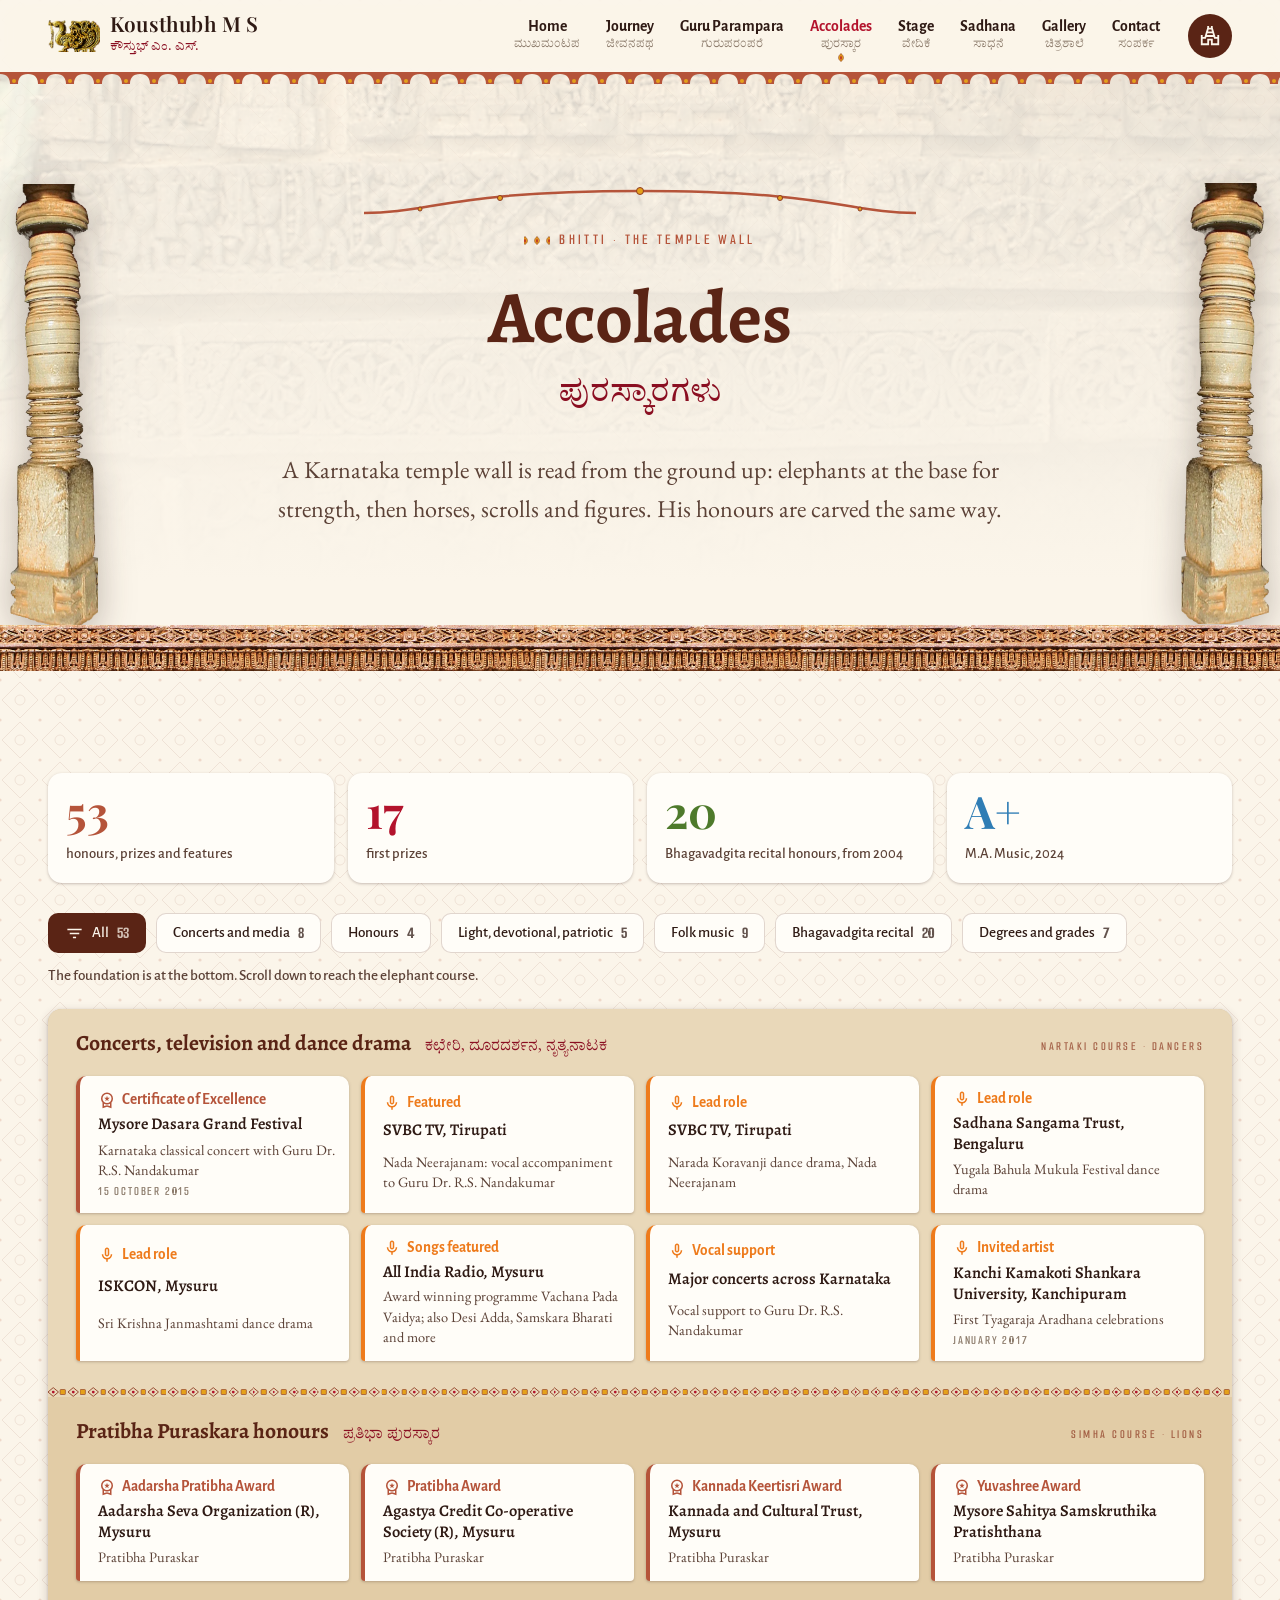
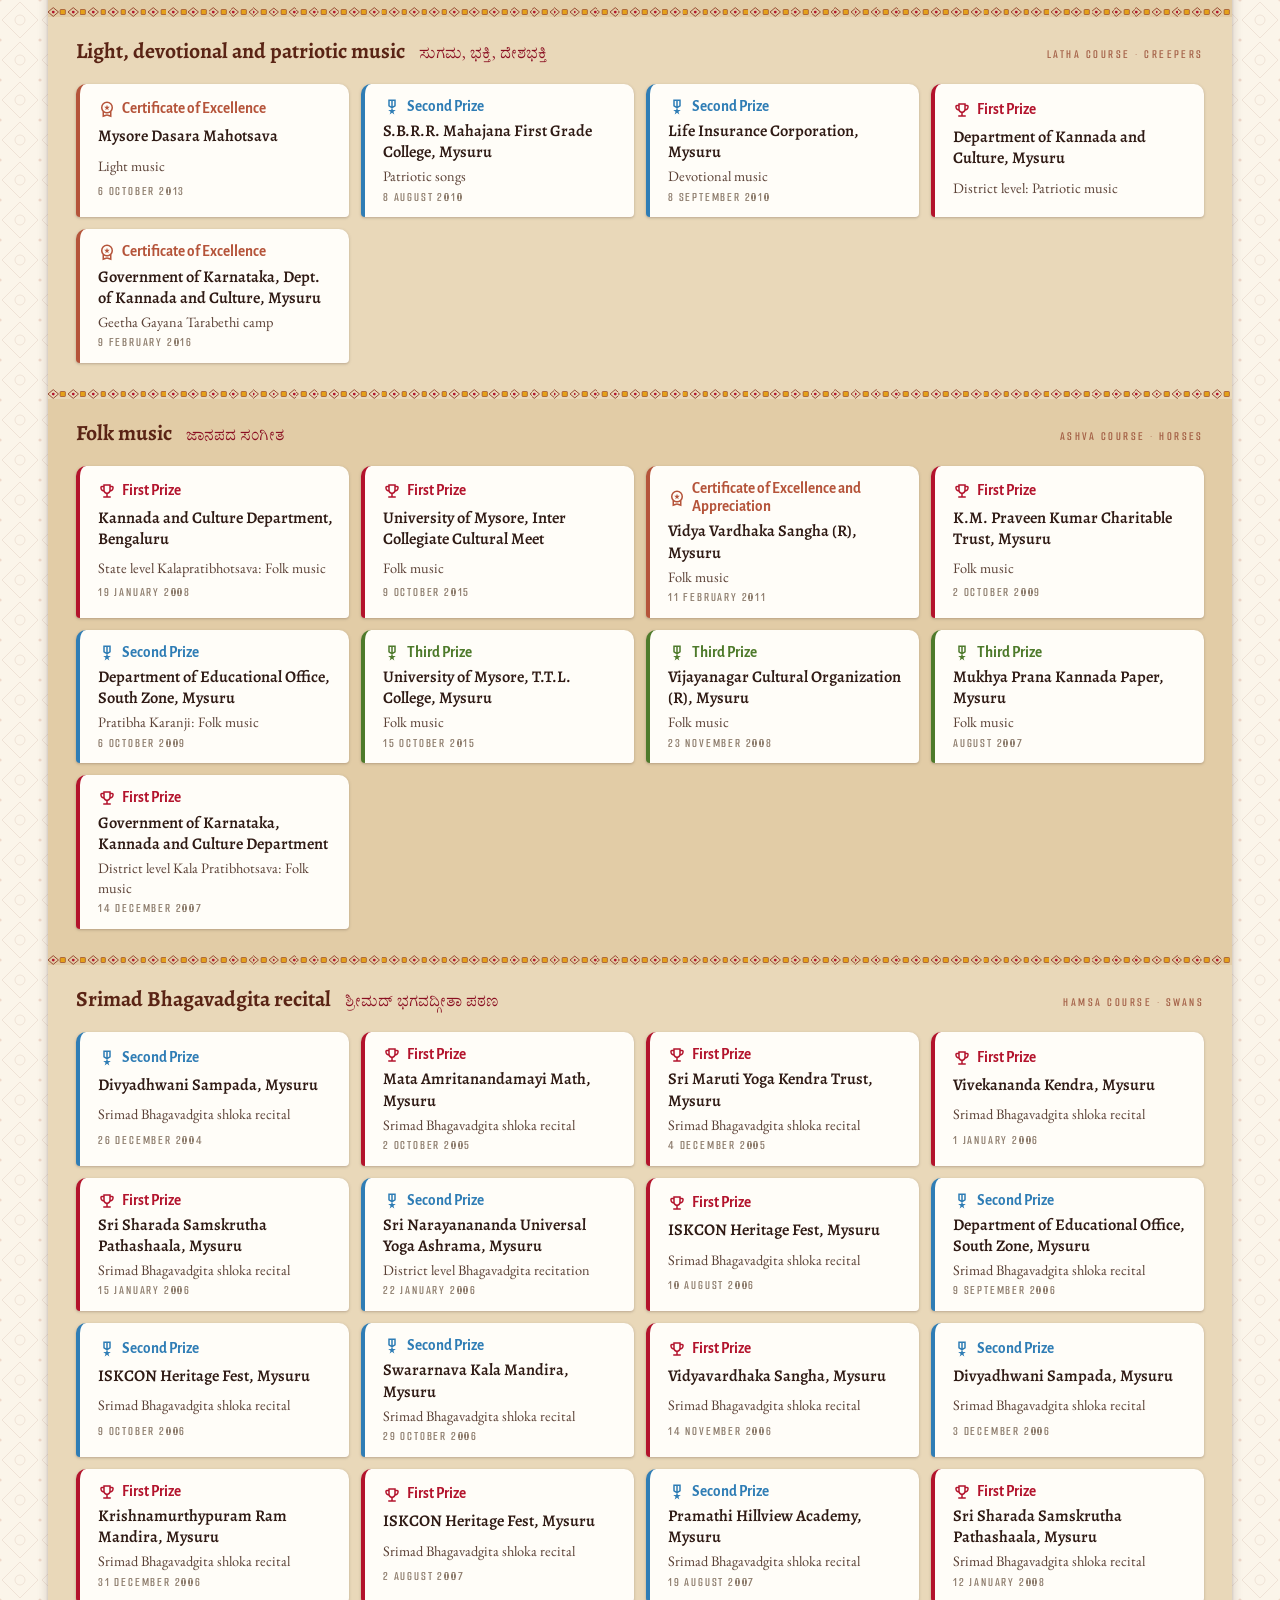
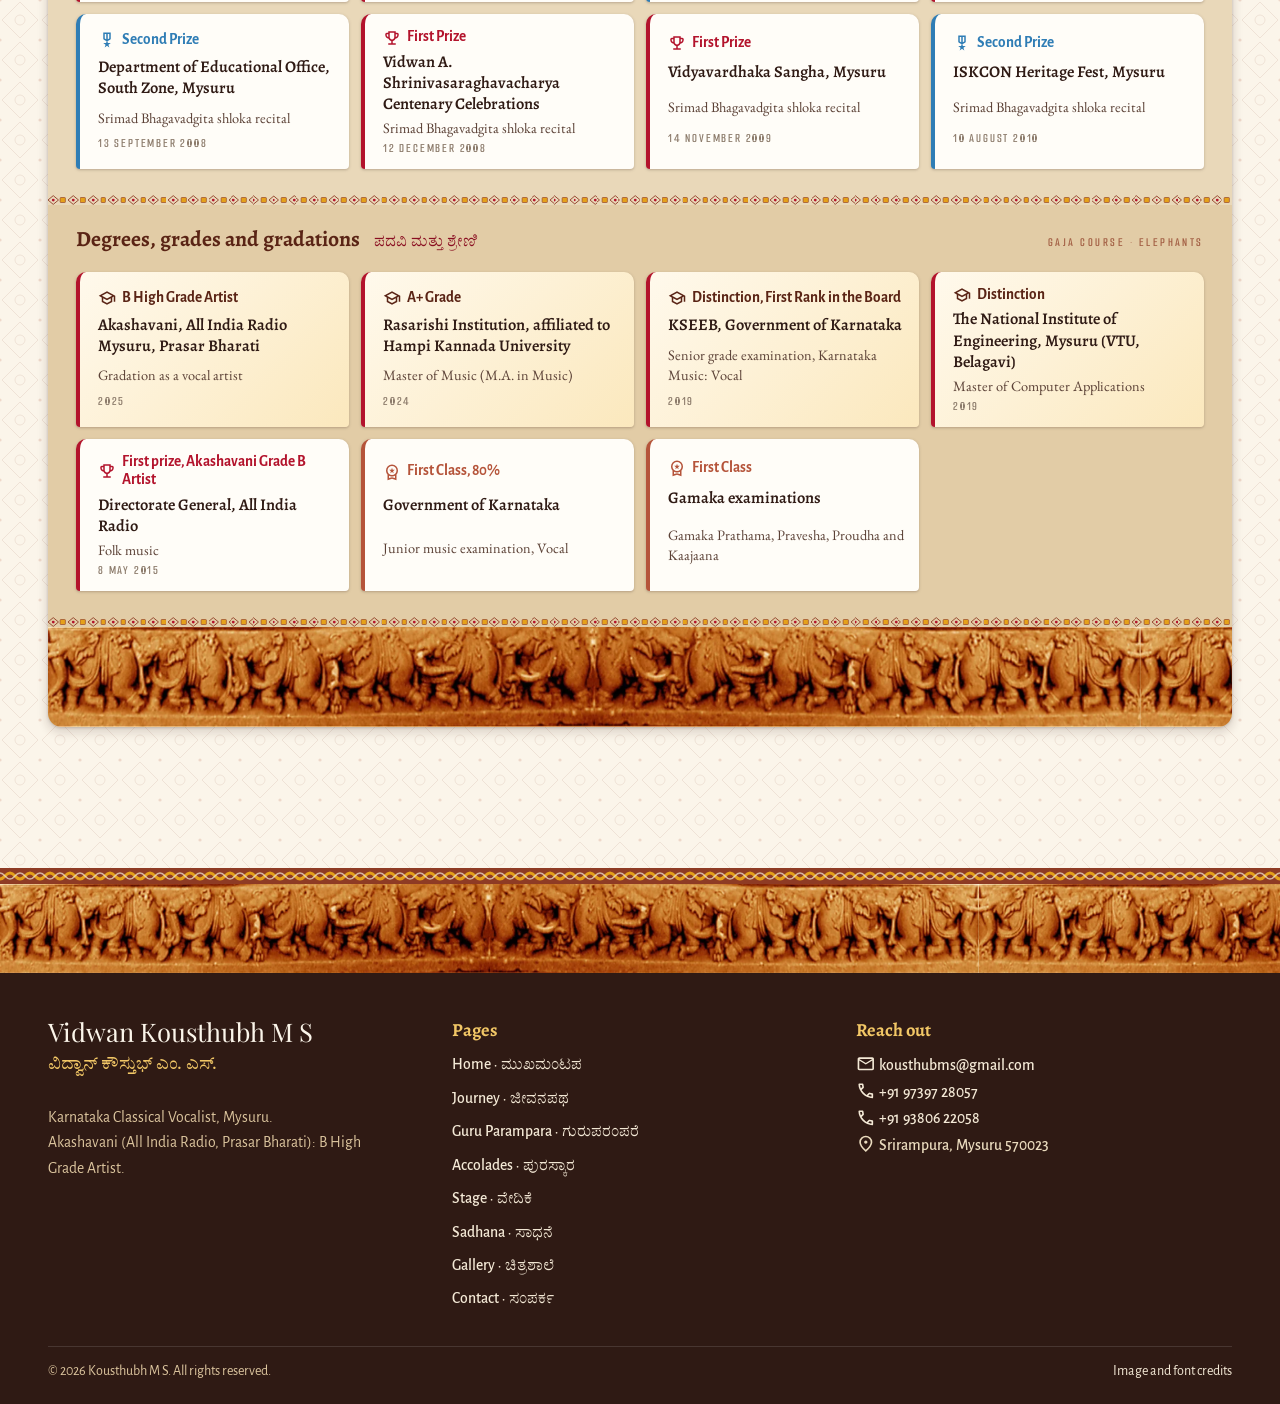
<file: accolades.html>
<!doctype html>
<html lang="en">
<head>
<meta charset="utf-8">
<meta name="viewport" content="width=device-width, initial-scale=1">
<title>Accolades | Kousthubh M S</title>
<meta name="description" content="Prizes, grades, honours and features earned by Karnataka classical vocalist Kousthubh M S, from childhood Bhagavadgita recitals to an Akashavani B High grade.">
<meta name="theme-color" content="#B5543A">
<link rel="canonical" href="https://kousthub.in/accolades.html">
<meta property="og:type" content="website">
<meta property="og:title" content="Accolades | Kousthubh M S">
<meta property="og:description" content="Prizes, grades, honours and features earned by Karnataka classical vocalist Kousthubh M S, from childhood Bhagavadgita recitals to an Akashavani B High grade.">
<meta property="og:url" content="https://kousthub.in/accolades.html">
<meta property="og:image" content="https://kousthub.in/assets/img/photos/graduation-shawl.jpg">
<meta name="twitter:card" content="summary_large_image">
<link rel="icon" href="assets/img/favicon.svg" type="image/svg+xml">
<link rel="preconnect" href="https://fonts.googleapis.com">
<link rel="preconnect" href="https://fonts.gstatic.com" crossorigin>
<link rel="stylesheet" href="https://fonts.googleapis.com/css2?family=Alegreya:ital,wght@0,400..900;1,400..700&family=Alegreya+Sans:ital,wght@0,300;0,400;0,500;0,700;1,400&family=Benne&family=EB+Garamond:ital,wght@0,400..800;1,400..800&family=Playfair+Display:ital,wght@0,400..900;1,400..700&family=Smooch+Sans:wght@300..800&family=Tiro+Kannada:ital@0;1&display=swap">
<link rel="stylesheet" href="assets/css/site.css">

</head>
<body>
<a class="skip" href="#main">Skip to content</a>
<header class="topbar">
  <div class="wrap inner">
    <a class="brand" href="index.html" aria-label="Kousthubh M S, home">
      <img src="assets/img/ornament/hamsa.webp" alt="" width="52" height="33">
      <span class="nm">Kousthubh M S<small lang="kn">ಕೌಸ್ತುಭ್ ಎಂ. ಎಸ್.</small></span>
    </a>
    <nav class="mainnav" aria-label="Main"><ul><li><a href="index.html">Home<span lang="kn">ಮುಖಮಂಟಪ</span></a></li><li><a href="about.html">Journey<span lang="kn">ಜೀವನಪಥ</span></a></li><li><a href="guru-parampara.html">Guru Parampara<span lang="kn">ಗುರುಪರಂಪರೆ</span></a></li><li><a href="accolades.html" aria-current="page">Accolades<span lang="kn">ಪುರಸ್ಕಾರ</span></a></li><li><a href="stage.html">Stage<span lang="kn">ವೇದಿಕೆ</span></a></li><li><a href="sadhana.html">Sadhana<span lang="kn">ಸಾಧನೆ</span></a></li><li><a href="gallery.html">Gallery<span lang="kn">ಚಿತ್ರಶಾಲೆ</span></a></li><li><a href="contact.html">Contact<span lang="kn">ಸಂಪರ್ಕ</span></a></li></ul></nav>
    <button class="gopura-btn" type="button" aria-haspopup="dialog" aria-expanded="false" aria-controls="gopura"><svg class="ic" aria-hidden="true" focusable="false" fill="currentColor" xmlns="http://www.w3.org/2000/svg" viewBox="0 -960 960 960"><path d="M80-80v-440h80v80h80l119-395v-85h80v80h81v-80h80v80l120 400h80v-80h80v440H520v-200h-80v200H80Zm268-440h264l-24-80H372l-24 80Zm48-160h168l-24-80H420l-24 80ZM160-160h200v-200h240v200h200v-200H660l-24-80H324l-24 80H160v200Zm320-300Z"/></svg><span class="lbl">Gopura</span><span class="sr">Open site menu</span></button>
  </div>
</header>
<div class="gopura" id="gopura" role="dialog" aria-modal="true" aria-label="Site menu shaped as a gopura" aria-hidden="true">
  <div class="sky"></div>
  <button class="icon-btn close" type="button" aria-label="Close menu"><svg class="ic" aria-hidden="true" focusable="false" fill="currentColor" xmlns="http://www.w3.org/2000/svg" viewBox="0 -960 960 960"><path d="m256-200-56-56 224-224-224-224 56-56 224 224 224-224 56 56-224 224 224 224-56 56-224-224-224 224Z"/></svg></button>
  <nav aria-label="Gopura">
    <div class="kalasha" aria-hidden="true"><i></i><i></i><i></i><i></i><i></i></div>
    <div class="shala" aria-hidden="true"></div>
    <ol><li style="--i:1"><a class="tier" style="--tc:var(--terracotta-900)" href="contact.html"><span class="en">Contact</span><span class="knl" lang="kn">ಸಂಪರ್ಕ</span></a></li><li style="--i:2"><a class="tier" style="--tc:var(--kumkuma)" href="gallery.html"><span class="en">Gallery</span><span class="knl" lang="kn">ಚಿತ್ರಶಾಲೆ</span></a></li><li style="--i:3"><a class="tier" style="--tc:var(--neeli-900)" href="sadhana.html"><span class="en">Sadhana</span><span class="knl" lang="kn">ಸಾಧನೆ</span></a></li><li style="--i:4"><a class="tier" style="--tc:var(--leaf)" href="stage.html"><span class="en">Stage</span><span class="knl" lang="kn">ವೇದಿಕೆ</span></a></li><li style="--i:5"><a class="tier" style="--tc:#9a6a12" href="accolades.html" aria-current="page"><span class="en">Accolades</span><span class="knl" lang="kn">ಪುರಸ್ಕಾರ</span></a></li><li style="--i:6"><a class="tier" style="--tc:var(--terracotta-700)" href="guru-parampara.html"><span class="en">Guru Parampara</span><span class="knl" lang="kn">ಗುರುಪರಂಪರೆ</span></a></li><li style="--i:7"><a class="tier" style="--tc:var(--kumkuma-700)" href="about.html"><span class="en">Journey</span><span class="knl" lang="kn">ಜೀವನಪಥ</span></a></li><li style="--i:8"><a class="tier" style="--tc:var(--terracotta)" href="index.html"><span class="en">Home</span><span class="knl" lang="kn">ಮುಖಮಂಟಪ</span></a></li></ol>
    <div class="dvara"><a href="index.html" aria-label="Enter through the doorway: home">Mahadvara</a></div>
    <p class="hint">Climb the gopura. Each tier is a page.</p>
  </nav>
</div>
<main id="main">
<section class="page-hero">
  <div class="bg" style="background-image:url('assets/img/ornament/frieze-wall.jpg')"></div>
  <div class="pillar l" aria-hidden="true"></div><div class="pillar r" aria-hidden="true"></div>
  <div class="wrap">
    <div class="torana" aria-hidden="true"></div>
    <span class="eyebrow">Bhitti · the temple wall</span>
    <h1>Accolades<span class="kn-sub" lang="kn">ಪುರಸ್ಕಾರಗಳು</span></h1>
    <p class="lede">A Karnataka temple wall is read from the ground up: elephants at the base for strength, then horses, scrolls and figures. His honours are carved the same way.</p>
  </div>
</section>
<div class="band-strip" aria-hidden="true"></div>

<section class="section">
  <div class="wrap">
    <div class="stats"><div class="stat reveal" style="--c:var(--terracotta)"><b>53</b><span>honours, prizes and features</span></div><div class="stat reveal" style="--c:var(--kumkuma)"><b>17</b><span>first prizes</span></div><div class="stat reveal" style="--c:var(--leaf)"><b>20</b><span>Bhagavadgita recital honours, from 2004</span></div><div class="stat reveal" style="--c:var(--neeli)"><b>A+</b><span>M.A. Music, 2024</span></div></div>
    <div class="chips" id="acc-chips" role="group" aria-label="Filter by course"><button class="chip" type="button" data-f="all" aria-pressed="true"><svg class="ic" aria-hidden="true" focusable="false" fill="currentColor" xmlns="http://www.w3.org/2000/svg" viewBox="0 -960 960 960"><path d="M400-240v-80h160v80H400ZM240-440v-80h480v80H240ZM120-640v-80h720v80H120Z"/></svg> All <span class="count">53</span></button><button class="chip" type="button" data-f="features" aria-pressed="false">Concerts and media <span class="count">8</span></button><button class="chip" type="button" data-f="honours" aria-pressed="false">Honours <span class="count">4</span></button><button class="chip" type="button" data-f="stage" aria-pressed="false">Light, devotional, patriotic <span class="count">5</span></button><button class="chip" type="button" data-f="folk" aria-pressed="false">Folk music <span class="count">9</span></button><button class="chip" type="button" data-f="gita" aria-pressed="false">Bhagavadgita recital <span class="count">20</span></button><button class="chip" type="button" data-f="degree" aria-pressed="false">Degrees and grades <span class="count">7</span></button></div>
    <p style="font:500 .95rem var(--f-ui);color:var(--muted);margin:14px 0 24px">The foundation is at the bottom. Scroll down to reach the elephant course.</p>
    <div class="wall"><section class="tier-band" data-cat="features" aria-label="Concerts, television and dance drama"><header><h3>Concerts, television and dance drama</h3><span class="kn" lang="kn">ಕಛೇರಿ, ದೂರದರ್ಶನ, ನೃತ್ಯನಾಟಕ</span><span class="motif">Nartaki course · dancers</span></header><div class="panels"><div class="panel" style="--c:var(--terracotta)"><span class="prize"><svg class="ic" aria-hidden="true" focusable="false" fill="currentColor" xmlns="http://www.w3.org/2000/svg" viewBox="0 -960 960 960"><path d="m387-412 35-114-92-74h114l36-112 36 112h114l-93 74 35 114-92-71-93 71ZM240-40v-309q-38-42-59-96t-21-115q0-134 93-227t227-93q134 0 227 93t93 227q0 61-21 115t-59 96v309l-240-80-240 80Zm240-280q100 0 170-70t70-170q0-100-70-170t-170-70q-100 0-170 70t-70 170q0 100 70 170t170 70ZM320-159l160-41 160 41v-124q-35 20-75.5 31.5T480-240q-44 0-84.5-11.5T320-283v124Zm160-62Z"/></svg>Certificate of Excellence</span><span class="org">Mysore Dasara Grand Festival</span><span class="cat">Karnataka classical concert with Guru Dr. R.S. Nandakumar</span><span class="date">15 October 2015</span></div><div class="panel" style="--c:var(--kesari)"><span class="prize"><svg class="ic" aria-hidden="true" focusable="false" fill="currentColor" xmlns="http://www.w3.org/2000/svg" viewBox="0 -960 960 960"><path d="M480-400q-50 0-85-35t-35-85v-240q0-50 35-85t85-35q50 0 85 35t35 85v240q0 50-35 85t-85 35Zm0-240Zm-40 520v-123q-104-14-172-93t-68-184h80q0 83 58.5 141.5T480-320q83 0 141.5-58.5T680-520h80q0 105-68 184t-172 93v123h-80Zm40-360q17 0 28.5-11.5T520-520v-240q0-17-11.5-28.5T480-800q-17 0-28.5 11.5T440-760v240q0 17 11.5 28.5T480-480Z"/></svg>Featured</span><span class="org">SVBC TV, Tirupati</span><span class="cat">Nada Neerajanam: vocal accompaniment to Guru Dr. R.S. Nandakumar</span></div><div class="panel" style="--c:var(--kesari)"><span class="prize"><svg class="ic" aria-hidden="true" focusable="false" fill="currentColor" xmlns="http://www.w3.org/2000/svg" viewBox="0 -960 960 960"><path d="M480-400q-50 0-85-35t-35-85v-240q0-50 35-85t85-35q50 0 85 35t35 85v240q0 50-35 85t-85 35Zm0-240Zm-40 520v-123q-104-14-172-93t-68-184h80q0 83 58.5 141.5T480-320q83 0 141.5-58.5T680-520h80q0 105-68 184t-172 93v123h-80Zm40-360q17 0 28.5-11.5T520-520v-240q0-17-11.5-28.5T480-800q-17 0-28.5 11.5T440-760v240q0 17 11.5 28.5T480-480Z"/></svg>Lead role</span><span class="org">SVBC TV, Tirupati</span><span class="cat">Narada Koravanji dance drama, Nada Neerajanam</span></div><div class="panel" style="--c:var(--kesari)"><span class="prize"><svg class="ic" aria-hidden="true" focusable="false" fill="currentColor" xmlns="http://www.w3.org/2000/svg" viewBox="0 -960 960 960"><path d="M480-400q-50 0-85-35t-35-85v-240q0-50 35-85t85-35q50 0 85 35t35 85v240q0 50-35 85t-85 35Zm0-240Zm-40 520v-123q-104-14-172-93t-68-184h80q0 83 58.5 141.5T480-320q83 0 141.5-58.5T680-520h80q0 105-68 184t-172 93v123h-80Zm40-360q17 0 28.5-11.5T520-520v-240q0-17-11.5-28.5T480-800q-17 0-28.5 11.5T440-760v240q0 17 11.5 28.5T480-480Z"/></svg>Lead role</span><span class="org">Sadhana Sangama Trust, Bengaluru</span><span class="cat">Yugala Bahula Mukula Festival dance drama</span></div><div class="panel" style="--c:var(--kesari)"><span class="prize"><svg class="ic" aria-hidden="true" focusable="false" fill="currentColor" xmlns="http://www.w3.org/2000/svg" viewBox="0 -960 960 960"><path d="M480-400q-50 0-85-35t-35-85v-240q0-50 35-85t85-35q50 0 85 35t35 85v240q0 50-35 85t-85 35Zm0-240Zm-40 520v-123q-104-14-172-93t-68-184h80q0 83 58.5 141.5T480-320q83 0 141.5-58.5T680-520h80q0 105-68 184t-172 93v123h-80Zm40-360q17 0 28.5-11.5T520-520v-240q0-17-11.5-28.5T480-800q-17 0-28.5 11.5T440-760v240q0 17 11.5 28.5T480-480Z"/></svg>Lead role</span><span class="org">ISKCON, Mysuru</span><span class="cat">Sri Krishna Janmashtami dance drama</span></div><div class="panel" style="--c:var(--kesari)"><span class="prize"><svg class="ic" aria-hidden="true" focusable="false" fill="currentColor" xmlns="http://www.w3.org/2000/svg" viewBox="0 -960 960 960"><path d="M480-400q-50 0-85-35t-35-85v-240q0-50 35-85t85-35q50 0 85 35t35 85v240q0 50-35 85t-85 35Zm0-240Zm-40 520v-123q-104-14-172-93t-68-184h80q0 83 58.5 141.5T480-320q83 0 141.5-58.5T680-520h80q0 105-68 184t-172 93v123h-80Zm40-360q17 0 28.5-11.5T520-520v-240q0-17-11.5-28.5T480-800q-17 0-28.5 11.5T440-760v240q0 17 11.5 28.5T480-480Z"/></svg>Songs featured</span><span class="org">All India Radio, Mysuru</span><span class="cat">Award winning programme Vachana Pada Vaidya; also Desi Adda, Samskara Bharati and more</span></div><div class="panel" style="--c:var(--kesari)"><span class="prize"><svg class="ic" aria-hidden="true" focusable="false" fill="currentColor" xmlns="http://www.w3.org/2000/svg" viewBox="0 -960 960 960"><path d="M480-400q-50 0-85-35t-35-85v-240q0-50 35-85t85-35q50 0 85 35t35 85v240q0 50-35 85t-85 35Zm0-240Zm-40 520v-123q-104-14-172-93t-68-184h80q0 83 58.5 141.5T480-320q83 0 141.5-58.5T680-520h80q0 105-68 184t-172 93v123h-80Zm40-360q17 0 28.5-11.5T520-520v-240q0-17-11.5-28.5T480-800q-17 0-28.5 11.5T440-760v240q0 17 11.5 28.5T480-480Z"/></svg>Vocal support</span><span class="org">Major concerts across Karnataka</span><span class="cat">Vocal support to Guru Dr. R.S. Nandakumar</span></div><div class="panel" style="--c:var(--kesari)"><span class="prize"><svg class="ic" aria-hidden="true" focusable="false" fill="currentColor" xmlns="http://www.w3.org/2000/svg" viewBox="0 -960 960 960"><path d="M480-400q-50 0-85-35t-35-85v-240q0-50 35-85t85-35q50 0 85 35t35 85v240q0 50-35 85t-85 35Zm0-240Zm-40 520v-123q-104-14-172-93t-68-184h80q0 83 58.5 141.5T480-320q83 0 141.5-58.5T680-520h80q0 105-68 184t-172 93v123h-80Zm40-360q17 0 28.5-11.5T520-520v-240q0-17-11.5-28.5T480-800q-17 0-28.5 11.5T440-760v240q0 17 11.5 28.5T480-480Z"/></svg>Invited artist</span><span class="org">Kanchi Kamakoti Shankara University, Kanchipuram</span><span class="cat">First Tyagaraja Aradhana celebrations</span><span class="date">January 2017</span></div></div></section><section class="tier-band" data-cat="honours" aria-label="Pratibha Puraskara honours"><header><h3>Pratibha Puraskara honours</h3><span class="kn" lang="kn">ಪ್ರತಿಭಾ ಪುರಸ್ಕಾರ</span><span class="motif">Simha course · lions</span></header><div class="panels"><div class="panel" style="--c:var(--terracotta)"><span class="prize"><svg class="ic" aria-hidden="true" focusable="false" fill="currentColor" xmlns="http://www.w3.org/2000/svg" viewBox="0 -960 960 960"><path d="m387-412 35-114-92-74h114l36-112 36 112h114l-93 74 35 114-92-71-93 71ZM240-40v-309q-38-42-59-96t-21-115q0-134 93-227t227-93q134 0 227 93t93 227q0 61-21 115t-59 96v309l-240-80-240 80Zm240-280q100 0 170-70t70-170q0-100-70-170t-170-70q-100 0-170 70t-70 170q0 100 70 170t170 70ZM320-159l160-41 160 41v-124q-35 20-75.5 31.5T480-240q-44 0-84.5-11.5T320-283v124Zm160-62Z"/></svg>Aadarsha Pratibha Award</span><span class="org">Aadarsha Seva Organization (R), Mysuru</span><span class="cat">Pratibha Puraskar</span></div><div class="panel" style="--c:var(--terracotta)"><span class="prize"><svg class="ic" aria-hidden="true" focusable="false" fill="currentColor" xmlns="http://www.w3.org/2000/svg" viewBox="0 -960 960 960"><path d="m387-412 35-114-92-74h114l36-112 36 112h114l-93 74 35 114-92-71-93 71ZM240-40v-309q-38-42-59-96t-21-115q0-134 93-227t227-93q134 0 227 93t93 227q0 61-21 115t-59 96v309l-240-80-240 80Zm240-280q100 0 170-70t70-170q0-100-70-170t-170-70q-100 0-170 70t-70 170q0 100 70 170t170 70ZM320-159l160-41 160 41v-124q-35 20-75.5 31.5T480-240q-44 0-84.5-11.5T320-283v124Zm160-62Z"/></svg>Pratibha Award</span><span class="org">Agastya Credit Co-operative Society (R), Mysuru</span><span class="cat">Pratibha Puraskar</span></div><div class="panel" style="--c:var(--terracotta)"><span class="prize"><svg class="ic" aria-hidden="true" focusable="false" fill="currentColor" xmlns="http://www.w3.org/2000/svg" viewBox="0 -960 960 960"><path d="m387-412 35-114-92-74h114l36-112 36 112h114l-93 74 35 114-92-71-93 71ZM240-40v-309q-38-42-59-96t-21-115q0-134 93-227t227-93q134 0 227 93t93 227q0 61-21 115t-59 96v309l-240-80-240 80Zm240-280q100 0 170-70t70-170q0-100-70-170t-170-70q-100 0-170 70t-70 170q0 100 70 170t170 70ZM320-159l160-41 160 41v-124q-35 20-75.5 31.5T480-240q-44 0-84.5-11.5T320-283v124Zm160-62Z"/></svg>Kannada Keertisri Award</span><span class="org">Kannada and Cultural Trust, Mysuru</span><span class="cat">Pratibha Puraskar</span></div><div class="panel" style="--c:var(--terracotta)"><span class="prize"><svg class="ic" aria-hidden="true" focusable="false" fill="currentColor" xmlns="http://www.w3.org/2000/svg" viewBox="0 -960 960 960"><path d="m387-412 35-114-92-74h114l36-112 36 112h114l-93 74 35 114-92-71-93 71ZM240-40v-309q-38-42-59-96t-21-115q0-134 93-227t227-93q134 0 227 93t93 227q0 61-21 115t-59 96v309l-240-80-240 80Zm240-280q100 0 170-70t70-170q0-100-70-170t-170-70q-100 0-170 70t-70 170q0 100 70 170t170 70ZM320-159l160-41 160 41v-124q-35 20-75.5 31.5T480-240q-44 0-84.5-11.5T320-283v124Zm160-62Z"/></svg>Yuvashree Award</span><span class="org">Mysore Sahitya Samskruthika Pratishthana</span><span class="cat">Pratibha Puraskar</span></div></div></section><section class="tier-band" data-cat="stage" aria-label="Light, devotional and patriotic music"><header><h3>Light, devotional and patriotic music</h3><span class="kn" lang="kn">ಸುಗಮ, ಭಕ್ತಿ, ದೇಶಭಕ್ತಿ</span><span class="motif">Latha course · creepers</span></header><div class="panels"><div class="panel" style="--c:var(--terracotta)"><span class="prize"><svg class="ic" aria-hidden="true" focusable="false" fill="currentColor" xmlns="http://www.w3.org/2000/svg" viewBox="0 -960 960 960"><path d="m387-412 35-114-92-74h114l36-112 36 112h114l-93 74 35 114-92-71-93 71ZM240-40v-309q-38-42-59-96t-21-115q0-134 93-227t227-93q134 0 227 93t93 227q0 61-21 115t-59 96v309l-240-80-240 80Zm240-280q100 0 170-70t70-170q0-100-70-170t-170-70q-100 0-170 70t-70 170q0 100 70 170t170 70ZM320-159l160-41 160 41v-124q-35 20-75.5 31.5T480-240q-44 0-84.5-11.5T320-283v124Zm160-62Z"/></svg>Certificate of Excellence</span><span class="org">Mysore Dasara Mahotsava</span><span class="cat">Light music</span><span class="date">6 October 2013</span></div><div class="panel" style="--c:var(--neeli)"><span class="prize"><svg class="ic" aria-hidden="true" focusable="false" fill="currentColor" xmlns="http://www.w3.org/2000/svg" viewBox="0 -960 960 960"><path d="M280-880h400v314q0 23-10 41t-28 29l-142 84 28 92h152l-124 88 48 152-124-94-124 94 48-152-124-88h152l28-92-142-84q-18-11-28-29t-10-41v-314Zm80 80v234l80 48v-282h-80Zm240 0h-80v282l80-48v-234ZM480-647Zm-40-12Zm80 0Z"/></svg>Second Prize</span><span class="org">S.B.R.R. Mahajana First Grade College, Mysuru</span><span class="cat">Patriotic songs</span><span class="date">8 August 2010</span></div><div class="panel" style="--c:var(--neeli)"><span class="prize"><svg class="ic" aria-hidden="true" focusable="false" fill="currentColor" xmlns="http://www.w3.org/2000/svg" viewBox="0 -960 960 960"><path d="M280-880h400v314q0 23-10 41t-28 29l-142 84 28 92h152l-124 88 48 152-124-94-124 94 48-152-124-88h152l28-92-142-84q-18-11-28-29t-10-41v-314Zm80 80v234l80 48v-282h-80Zm240 0h-80v282l80-48v-234ZM480-647Zm-40-12Zm80 0Z"/></svg>Second Prize</span><span class="org">Life Insurance Corporation, Mysuru</span><span class="cat">Devotional music</span><span class="date">8 September 2010</span></div><div class="panel" style="--c:var(--kumkuma)"><span class="prize"><svg class="ic" aria-hidden="true" focusable="false" fill="currentColor" xmlns="http://www.w3.org/2000/svg" viewBox="0 -960 960 960"><path d="M280-120v-80h160v-124q-49-11-87.5-41.5T296-442q-75-9-125.5-65.5T120-640v-40q0-33 23.5-56.5T200-760h80v-80h400v80h80q33 0 56.5 23.5T840-680v40q0 76-50.5 132.5T664-442q-18 46-56.5 76.5T520-324v124h160v80H280Zm0-408v-152h-80v40q0 38 22 68.5t58 43.5Zm200 128q50 0 85-35t35-85v-240H360v240q0 50 35 85t85 35Zm200-128q36-13 58-43.5t22-68.5v-40h-80v152Zm-200-52Z"/></svg>First Prize</span><span class="org">Department of Kannada and Culture, Mysuru</span><span class="cat">District level: Patriotic music</span></div><div class="panel" style="--c:var(--terracotta)"><span class="prize"><svg class="ic" aria-hidden="true" focusable="false" fill="currentColor" xmlns="http://www.w3.org/2000/svg" viewBox="0 -960 960 960"><path d="m387-412 35-114-92-74h114l36-112 36 112h114l-93 74 35 114-92-71-93 71ZM240-40v-309q-38-42-59-96t-21-115q0-134 93-227t227-93q134 0 227 93t93 227q0 61-21 115t-59 96v309l-240-80-240 80Zm240-280q100 0 170-70t70-170q0-100-70-170t-170-70q-100 0-170 70t-70 170q0 100 70 170t170 70ZM320-159l160-41 160 41v-124q-35 20-75.5 31.5T480-240q-44 0-84.5-11.5T320-283v124Zm160-62Z"/></svg>Certificate of Excellence</span><span class="org">Government of Karnataka, Dept. of Kannada and Culture, Mysuru</span><span class="cat">Geetha Gayana Tarabethi camp</span><span class="date">9 February 2016</span></div></div></section><section class="tier-band" data-cat="folk" aria-label="Folk music"><header><h3>Folk music</h3><span class="kn" lang="kn">ಜಾನಪದ ಸಂಗೀತ</span><span class="motif">Ashva course · horses</span></header><div class="panels"><div class="panel" style="--c:var(--kumkuma)"><span class="prize"><svg class="ic" aria-hidden="true" focusable="false" fill="currentColor" xmlns="http://www.w3.org/2000/svg" viewBox="0 -960 960 960"><path d="M280-120v-80h160v-124q-49-11-87.5-41.5T296-442q-75-9-125.5-65.5T120-640v-40q0-33 23.5-56.5T200-760h80v-80h400v80h80q33 0 56.5 23.5T840-680v40q0 76-50.5 132.5T664-442q-18 46-56.5 76.5T520-324v124h160v80H280Zm0-408v-152h-80v40q0 38 22 68.5t58 43.5Zm200 128q50 0 85-35t35-85v-240H360v240q0 50 35 85t85 35Zm200-128q36-13 58-43.5t22-68.5v-40h-80v152Zm-200-52Z"/></svg>First Prize</span><span class="org">Kannada and Culture Department, Bengaluru</span><span class="cat">State level Kalapratibhotsava: Folk music</span><span class="date">19 January 2008</span></div><div class="panel" style="--c:var(--kumkuma)"><span class="prize"><svg class="ic" aria-hidden="true" focusable="false" fill="currentColor" xmlns="http://www.w3.org/2000/svg" viewBox="0 -960 960 960"><path d="M280-120v-80h160v-124q-49-11-87.5-41.5T296-442q-75-9-125.5-65.5T120-640v-40q0-33 23.5-56.5T200-760h80v-80h400v80h80q33 0 56.5 23.5T840-680v40q0 76-50.5 132.5T664-442q-18 46-56.5 76.5T520-324v124h160v80H280Zm0-408v-152h-80v40q0 38 22 68.5t58 43.5Zm200 128q50 0 85-35t35-85v-240H360v240q0 50 35 85t85 35Zm200-128q36-13 58-43.5t22-68.5v-40h-80v152Zm-200-52Z"/></svg>First Prize</span><span class="org">University of Mysore, Inter Collegiate Cultural Meet</span><span class="cat">Folk music</span><span class="date">9 October 2015</span></div><div class="panel" style="--c:var(--terracotta)"><span class="prize"><svg class="ic" aria-hidden="true" focusable="false" fill="currentColor" xmlns="http://www.w3.org/2000/svg" viewBox="0 -960 960 960"><path d="m387-412 35-114-92-74h114l36-112 36 112h114l-93 74 35 114-92-71-93 71ZM240-40v-309q-38-42-59-96t-21-115q0-134 93-227t227-93q134 0 227 93t93 227q0 61-21 115t-59 96v309l-240-80-240 80Zm240-280q100 0 170-70t70-170q0-100-70-170t-170-70q-100 0-170 70t-70 170q0 100 70 170t170 70ZM320-159l160-41 160 41v-124q-35 20-75.5 31.5T480-240q-44 0-84.5-11.5T320-283v124Zm160-62Z"/></svg>Certificate of Excellence and Appreciation</span><span class="org">Vidya Vardhaka Sangha (R), Mysuru</span><span class="cat">Folk music</span><span class="date">11 February 2011</span></div><div class="panel" style="--c:var(--kumkuma)"><span class="prize"><svg class="ic" aria-hidden="true" focusable="false" fill="currentColor" xmlns="http://www.w3.org/2000/svg" viewBox="0 -960 960 960"><path d="M280-120v-80h160v-124q-49-11-87.5-41.5T296-442q-75-9-125.5-65.5T120-640v-40q0-33 23.5-56.5T200-760h80v-80h400v80h80q33 0 56.5 23.5T840-680v40q0 76-50.5 132.5T664-442q-18 46-56.5 76.5T520-324v124h160v80H280Zm0-408v-152h-80v40q0 38 22 68.5t58 43.5Zm200 128q50 0 85-35t35-85v-240H360v240q0 50 35 85t85 35Zm200-128q36-13 58-43.5t22-68.5v-40h-80v152Zm-200-52Z"/></svg>First Prize</span><span class="org">K.M. Praveen Kumar Charitable Trust, Mysuru</span><span class="cat">Folk music</span><span class="date">2 October 2009</span></div><div class="panel" style="--c:var(--neeli)"><span class="prize"><svg class="ic" aria-hidden="true" focusable="false" fill="currentColor" xmlns="http://www.w3.org/2000/svg" viewBox="0 -960 960 960"><path d="M280-880h400v314q0 23-10 41t-28 29l-142 84 28 92h152l-124 88 48 152-124-94-124 94 48-152-124-88h152l28-92-142-84q-18-11-28-29t-10-41v-314Zm80 80v234l80 48v-282h-80Zm240 0h-80v282l80-48v-234ZM480-647Zm-40-12Zm80 0Z"/></svg>Second Prize</span><span class="org">Department of Educational Office, South Zone, Mysuru</span><span class="cat">Pratibha Karanji: Folk music</span><span class="date">6 October 2009</span></div><div class="panel" style="--c:var(--leaf)"><span class="prize"><svg class="ic" aria-hidden="true" focusable="false" fill="currentColor" xmlns="http://www.w3.org/2000/svg" viewBox="0 -960 960 960"><path d="M280-880h400v314q0 23-10 41t-28 29l-142 84 28 92h152l-124 88 48 152-124-94-124 94 48-152-124-88h152l28-92-142-84q-18-11-28-29t-10-41v-314Zm80 80v234l80 48v-282h-80Zm240 0h-80v282l80-48v-234ZM480-647Zm-40-12Zm80 0Z"/></svg>Third Prize</span><span class="org">University of Mysore, T.T.L. College, Mysuru</span><span class="cat">Folk music</span><span class="date">15 October 2015</span></div><div class="panel" style="--c:var(--leaf)"><span class="prize"><svg class="ic" aria-hidden="true" focusable="false" fill="currentColor" xmlns="http://www.w3.org/2000/svg" viewBox="0 -960 960 960"><path d="M280-880h400v314q0 23-10 41t-28 29l-142 84 28 92h152l-124 88 48 152-124-94-124 94 48-152-124-88h152l28-92-142-84q-18-11-28-29t-10-41v-314Zm80 80v234l80 48v-282h-80Zm240 0h-80v282l80-48v-234ZM480-647Zm-40-12Zm80 0Z"/></svg>Third Prize</span><span class="org">Vijayanagar Cultural Organization (R), Mysuru</span><span class="cat">Folk music</span><span class="date">23 November 2008</span></div><div class="panel" style="--c:var(--leaf)"><span class="prize"><svg class="ic" aria-hidden="true" focusable="false" fill="currentColor" xmlns="http://www.w3.org/2000/svg" viewBox="0 -960 960 960"><path d="M280-880h400v314q0 23-10 41t-28 29l-142 84 28 92h152l-124 88 48 152-124-94-124 94 48-152-124-88h152l28-92-142-84q-18-11-28-29t-10-41v-314Zm80 80v234l80 48v-282h-80Zm240 0h-80v282l80-48v-234ZM480-647Zm-40-12Zm80 0Z"/></svg>Third Prize</span><span class="org">Mukhya Prana Kannada Paper, Mysuru</span><span class="cat">Folk music</span><span class="date">August 2007</span></div><div class="panel" style="--c:var(--kumkuma)"><span class="prize"><svg class="ic" aria-hidden="true" focusable="false" fill="currentColor" xmlns="http://www.w3.org/2000/svg" viewBox="0 -960 960 960"><path d="M280-120v-80h160v-124q-49-11-87.5-41.5T296-442q-75-9-125.5-65.5T120-640v-40q0-33 23.5-56.5T200-760h80v-80h400v80h80q33 0 56.5 23.5T840-680v40q0 76-50.5 132.5T664-442q-18 46-56.5 76.5T520-324v124h160v80H280Zm0-408v-152h-80v40q0 38 22 68.5t58 43.5Zm200 128q50 0 85-35t35-85v-240H360v240q0 50 35 85t85 35Zm200-128q36-13 58-43.5t22-68.5v-40h-80v152Zm-200-52Z"/></svg>First Prize</span><span class="org">Government of Karnataka, Kannada and Culture Department</span><span class="cat">District level Kala Pratibhotsava: Folk music</span><span class="date">14 December 2007</span></div></div></section><section class="tier-band" data-cat="gita" aria-label="Srimad Bhagavadgita recital"><header><h3>Srimad Bhagavadgita recital</h3><span class="kn" lang="kn">ಶ್ರೀಮದ್ ಭಗವದ್ಗೀತಾ ಪಠಣ</span><span class="motif">Hamsa course · swans</span></header><div class="panels"><div class="panel" style="--c:var(--neeli)"><span class="prize"><svg class="ic" aria-hidden="true" focusable="false" fill="currentColor" xmlns="http://www.w3.org/2000/svg" viewBox="0 -960 960 960"><path d="M280-880h400v314q0 23-10 41t-28 29l-142 84 28 92h152l-124 88 48 152-124-94-124 94 48-152-124-88h152l28-92-142-84q-18-11-28-29t-10-41v-314Zm80 80v234l80 48v-282h-80Zm240 0h-80v282l80-48v-234ZM480-647Zm-40-12Zm80 0Z"/></svg>Second Prize</span><span class="org">Divyadhwani Sampada, Mysuru</span><span class="cat">Srimad Bhagavadgita shloka recital</span><span class="date">26 December 2004</span></div><div class="panel" style="--c:var(--kumkuma)"><span class="prize"><svg class="ic" aria-hidden="true" focusable="false" fill="currentColor" xmlns="http://www.w3.org/2000/svg" viewBox="0 -960 960 960"><path d="M280-120v-80h160v-124q-49-11-87.5-41.5T296-442q-75-9-125.5-65.5T120-640v-40q0-33 23.5-56.5T200-760h80v-80h400v80h80q33 0 56.5 23.5T840-680v40q0 76-50.5 132.5T664-442q-18 46-56.5 76.5T520-324v124h160v80H280Zm0-408v-152h-80v40q0 38 22 68.5t58 43.5Zm200 128q50 0 85-35t35-85v-240H360v240q0 50 35 85t85 35Zm200-128q36-13 58-43.5t22-68.5v-40h-80v152Zm-200-52Z"/></svg>First Prize</span><span class="org">Mata Amritanandamayi Math, Mysuru</span><span class="cat">Srimad Bhagavadgita shloka recital</span><span class="date">2 October 2005</span></div><div class="panel" style="--c:var(--kumkuma)"><span class="prize"><svg class="ic" aria-hidden="true" focusable="false" fill="currentColor" xmlns="http://www.w3.org/2000/svg" viewBox="0 -960 960 960"><path d="M280-120v-80h160v-124q-49-11-87.5-41.5T296-442q-75-9-125.5-65.5T120-640v-40q0-33 23.5-56.5T200-760h80v-80h400v80h80q33 0 56.5 23.5T840-680v40q0 76-50.5 132.5T664-442q-18 46-56.5 76.5T520-324v124h160v80H280Zm0-408v-152h-80v40q0 38 22 68.5t58 43.5Zm200 128q50 0 85-35t35-85v-240H360v240q0 50 35 85t85 35Zm200-128q36-13 58-43.5t22-68.5v-40h-80v152Zm-200-52Z"/></svg>First Prize</span><span class="org">Sri Maruti Yoga Kendra Trust, Mysuru</span><span class="cat">Srimad Bhagavadgita shloka recital</span><span class="date">4 December 2005</span></div><div class="panel" style="--c:var(--kumkuma)"><span class="prize"><svg class="ic" aria-hidden="true" focusable="false" fill="currentColor" xmlns="http://www.w3.org/2000/svg" viewBox="0 -960 960 960"><path d="M280-120v-80h160v-124q-49-11-87.5-41.5T296-442q-75-9-125.5-65.5T120-640v-40q0-33 23.5-56.5T200-760h80v-80h400v80h80q33 0 56.5 23.5T840-680v40q0 76-50.5 132.5T664-442q-18 46-56.5 76.5T520-324v124h160v80H280Zm0-408v-152h-80v40q0 38 22 68.5t58 43.5Zm200 128q50 0 85-35t35-85v-240H360v240q0 50 35 85t85 35Zm200-128q36-13 58-43.5t22-68.5v-40h-80v152Zm-200-52Z"/></svg>First Prize</span><span class="org">Vivekananda Kendra, Mysuru</span><span class="cat">Srimad Bhagavadgita shloka recital</span><span class="date">1 January 2006</span></div><div class="panel" style="--c:var(--kumkuma)"><span class="prize"><svg class="ic" aria-hidden="true" focusable="false" fill="currentColor" xmlns="http://www.w3.org/2000/svg" viewBox="0 -960 960 960"><path d="M280-120v-80h160v-124q-49-11-87.5-41.5T296-442q-75-9-125.5-65.5T120-640v-40q0-33 23.5-56.5T200-760h80v-80h400v80h80q33 0 56.5 23.5T840-680v40q0 76-50.5 132.5T664-442q-18 46-56.5 76.5T520-324v124h160v80H280Zm0-408v-152h-80v40q0 38 22 68.5t58 43.5Zm200 128q50 0 85-35t35-85v-240H360v240q0 50 35 85t85 35Zm200-128q36-13 58-43.5t22-68.5v-40h-80v152Zm-200-52Z"/></svg>First Prize</span><span class="org">Sri Sharada Samskrutha Pathashaala, Mysuru</span><span class="cat">Srimad Bhagavadgita shloka recital</span><span class="date">15 January 2006</span></div><div class="panel" style="--c:var(--neeli)"><span class="prize"><svg class="ic" aria-hidden="true" focusable="false" fill="currentColor" xmlns="http://www.w3.org/2000/svg" viewBox="0 -960 960 960"><path d="M280-880h400v314q0 23-10 41t-28 29l-142 84 28 92h152l-124 88 48 152-124-94-124 94 48-152-124-88h152l28-92-142-84q-18-11-28-29t-10-41v-314Zm80 80v234l80 48v-282h-80Zm240 0h-80v282l80-48v-234ZM480-647Zm-40-12Zm80 0Z"/></svg>Second Prize</span><span class="org">Sri Narayanananda Universal Yoga Ashrama, Mysuru</span><span class="cat">District level Bhagavadgita recitation</span><span class="date">22 January 2006</span></div><div class="panel" style="--c:var(--kumkuma)"><span class="prize"><svg class="ic" aria-hidden="true" focusable="false" fill="currentColor" xmlns="http://www.w3.org/2000/svg" viewBox="0 -960 960 960"><path d="M280-120v-80h160v-124q-49-11-87.5-41.5T296-442q-75-9-125.5-65.5T120-640v-40q0-33 23.5-56.5T200-760h80v-80h400v80h80q33 0 56.5 23.5T840-680v40q0 76-50.5 132.5T664-442q-18 46-56.5 76.5T520-324v124h160v80H280Zm0-408v-152h-80v40q0 38 22 68.5t58 43.5Zm200 128q50 0 85-35t35-85v-240H360v240q0 50 35 85t85 35Zm200-128q36-13 58-43.5t22-68.5v-40h-80v152Zm-200-52Z"/></svg>First Prize</span><span class="org">ISKCON Heritage Fest, Mysuru</span><span class="cat">Srimad Bhagavadgita shloka recital</span><span class="date">10 August 2006</span></div><div class="panel" style="--c:var(--neeli)"><span class="prize"><svg class="ic" aria-hidden="true" focusable="false" fill="currentColor" xmlns="http://www.w3.org/2000/svg" viewBox="0 -960 960 960"><path d="M280-880h400v314q0 23-10 41t-28 29l-142 84 28 92h152l-124 88 48 152-124-94-124 94 48-152-124-88h152l28-92-142-84q-18-11-28-29t-10-41v-314Zm80 80v234l80 48v-282h-80Zm240 0h-80v282l80-48v-234ZM480-647Zm-40-12Zm80 0Z"/></svg>Second Prize</span><span class="org">Department of Educational Office, South Zone, Mysuru</span><span class="cat">Srimad Bhagavadgita shloka recital</span><span class="date">9 September 2006</span></div><div class="panel" style="--c:var(--neeli)"><span class="prize"><svg class="ic" aria-hidden="true" focusable="false" fill="currentColor" xmlns="http://www.w3.org/2000/svg" viewBox="0 -960 960 960"><path d="M280-880h400v314q0 23-10 41t-28 29l-142 84 28 92h152l-124 88 48 152-124-94-124 94 48-152-124-88h152l28-92-142-84q-18-11-28-29t-10-41v-314Zm80 80v234l80 48v-282h-80Zm240 0h-80v282l80-48v-234ZM480-647Zm-40-12Zm80 0Z"/></svg>Second Prize</span><span class="org">ISKCON Heritage Fest, Mysuru</span><span class="cat">Srimad Bhagavadgita shloka recital</span><span class="date">9 October 2006</span></div><div class="panel" style="--c:var(--neeli)"><span class="prize"><svg class="ic" aria-hidden="true" focusable="false" fill="currentColor" xmlns="http://www.w3.org/2000/svg" viewBox="0 -960 960 960"><path d="M280-880h400v314q0 23-10 41t-28 29l-142 84 28 92h152l-124 88 48 152-124-94-124 94 48-152-124-88h152l28-92-142-84q-18-11-28-29t-10-41v-314Zm80 80v234l80 48v-282h-80Zm240 0h-80v282l80-48v-234ZM480-647Zm-40-12Zm80 0Z"/></svg>Second Prize</span><span class="org">Swararnava Kala Mandira, Mysuru</span><span class="cat">Srimad Bhagavadgita shloka recital</span><span class="date">29 October 2006</span></div><div class="panel" style="--c:var(--kumkuma)"><span class="prize"><svg class="ic" aria-hidden="true" focusable="false" fill="currentColor" xmlns="http://www.w3.org/2000/svg" viewBox="0 -960 960 960"><path d="M280-120v-80h160v-124q-49-11-87.5-41.5T296-442q-75-9-125.5-65.5T120-640v-40q0-33 23.5-56.5T200-760h80v-80h400v80h80q33 0 56.5 23.5T840-680v40q0 76-50.5 132.5T664-442q-18 46-56.5 76.5T520-324v124h160v80H280Zm0-408v-152h-80v40q0 38 22 68.5t58 43.5Zm200 128q50 0 85-35t35-85v-240H360v240q0 50 35 85t85 35Zm200-128q36-13 58-43.5t22-68.5v-40h-80v152Zm-200-52Z"/></svg>First Prize</span><span class="org">Vidyavardhaka Sangha, Mysuru</span><span class="cat">Srimad Bhagavadgita shloka recital</span><span class="date">14 November 2006</span></div><div class="panel" style="--c:var(--neeli)"><span class="prize"><svg class="ic" aria-hidden="true" focusable="false" fill="currentColor" xmlns="http://www.w3.org/2000/svg" viewBox="0 -960 960 960"><path d="M280-880h400v314q0 23-10 41t-28 29l-142 84 28 92h152l-124 88 48 152-124-94-124 94 48-152-124-88h152l28-92-142-84q-18-11-28-29t-10-41v-314Zm80 80v234l80 48v-282h-80Zm240 0h-80v282l80-48v-234ZM480-647Zm-40-12Zm80 0Z"/></svg>Second Prize</span><span class="org">Divyadhwani Sampada, Mysuru</span><span class="cat">Srimad Bhagavadgita shloka recital</span><span class="date">3 December 2006</span></div><div class="panel" style="--c:var(--kumkuma)"><span class="prize"><svg class="ic" aria-hidden="true" focusable="false" fill="currentColor" xmlns="http://www.w3.org/2000/svg" viewBox="0 -960 960 960"><path d="M280-120v-80h160v-124q-49-11-87.5-41.5T296-442q-75-9-125.5-65.5T120-640v-40q0-33 23.5-56.5T200-760h80v-80h400v80h80q33 0 56.5 23.5T840-680v40q0 76-50.5 132.5T664-442q-18 46-56.5 76.5T520-324v124h160v80H280Zm0-408v-152h-80v40q0 38 22 68.5t58 43.5Zm200 128q50 0 85-35t35-85v-240H360v240q0 50 35 85t85 35Zm200-128q36-13 58-43.5t22-68.5v-40h-80v152Zm-200-52Z"/></svg>First Prize</span><span class="org">Krishnamurthypuram Ram Mandira, Mysuru</span><span class="cat">Srimad Bhagavadgita shloka recital</span><span class="date">31 December 2006</span></div><div class="panel" style="--c:var(--kumkuma)"><span class="prize"><svg class="ic" aria-hidden="true" focusable="false" fill="currentColor" xmlns="http://www.w3.org/2000/svg" viewBox="0 -960 960 960"><path d="M280-120v-80h160v-124q-49-11-87.5-41.5T296-442q-75-9-125.5-65.5T120-640v-40q0-33 23.5-56.5T200-760h80v-80h400v80h80q33 0 56.5 23.5T840-680v40q0 76-50.5 132.5T664-442q-18 46-56.5 76.5T520-324v124h160v80H280Zm0-408v-152h-80v40q0 38 22 68.5t58 43.5Zm200 128q50 0 85-35t35-85v-240H360v240q0 50 35 85t85 35Zm200-128q36-13 58-43.5t22-68.5v-40h-80v152Zm-200-52Z"/></svg>First Prize</span><span class="org">ISKCON Heritage Fest, Mysuru</span><span class="cat">Srimad Bhagavadgita shloka recital</span><span class="date">2 August 2007</span></div><div class="panel" style="--c:var(--neeli)"><span class="prize"><svg class="ic" aria-hidden="true" focusable="false" fill="currentColor" xmlns="http://www.w3.org/2000/svg" viewBox="0 -960 960 960"><path d="M280-880h400v314q0 23-10 41t-28 29l-142 84 28 92h152l-124 88 48 152-124-94-124 94 48-152-124-88h152l28-92-142-84q-18-11-28-29t-10-41v-314Zm80 80v234l80 48v-282h-80Zm240 0h-80v282l80-48v-234ZM480-647Zm-40-12Zm80 0Z"/></svg>Second Prize</span><span class="org">Pramathi Hillview Academy, Mysuru</span><span class="cat">Srimad Bhagavadgita shloka recital</span><span class="date">19 August 2007</span></div><div class="panel" style="--c:var(--kumkuma)"><span class="prize"><svg class="ic" aria-hidden="true" focusable="false" fill="currentColor" xmlns="http://www.w3.org/2000/svg" viewBox="0 -960 960 960"><path d="M280-120v-80h160v-124q-49-11-87.5-41.5T296-442q-75-9-125.5-65.5T120-640v-40q0-33 23.5-56.5T200-760h80v-80h400v80h80q33 0 56.5 23.5T840-680v40q0 76-50.5 132.5T664-442q-18 46-56.5 76.5T520-324v124h160v80H280Zm0-408v-152h-80v40q0 38 22 68.5t58 43.5Zm200 128q50 0 85-35t35-85v-240H360v240q0 50 35 85t85 35Zm200-128q36-13 58-43.5t22-68.5v-40h-80v152Zm-200-52Z"/></svg>First Prize</span><span class="org">Sri Sharada Samskrutha Pathashaala, Mysuru</span><span class="cat">Srimad Bhagavadgita shloka recital</span><span class="date">12 January 2008</span></div><div class="panel" style="--c:var(--neeli)"><span class="prize"><svg class="ic" aria-hidden="true" focusable="false" fill="currentColor" xmlns="http://www.w3.org/2000/svg" viewBox="0 -960 960 960"><path d="M280-880h400v314q0 23-10 41t-28 29l-142 84 28 92h152l-124 88 48 152-124-94-124 94 48-152-124-88h152l28-92-142-84q-18-11-28-29t-10-41v-314Zm80 80v234l80 48v-282h-80Zm240 0h-80v282l80-48v-234ZM480-647Zm-40-12Zm80 0Z"/></svg>Second Prize</span><span class="org">Department of Educational Office, South Zone, Mysuru</span><span class="cat">Srimad Bhagavadgita shloka recital</span><span class="date">13 September 2008</span></div><div class="panel" style="--c:var(--kumkuma)"><span class="prize"><svg class="ic" aria-hidden="true" focusable="false" fill="currentColor" xmlns="http://www.w3.org/2000/svg" viewBox="0 -960 960 960"><path d="M280-120v-80h160v-124q-49-11-87.5-41.5T296-442q-75-9-125.5-65.5T120-640v-40q0-33 23.5-56.5T200-760h80v-80h400v80h80q33 0 56.5 23.5T840-680v40q0 76-50.5 132.5T664-442q-18 46-56.5 76.5T520-324v124h160v80H280Zm0-408v-152h-80v40q0 38 22 68.5t58 43.5Zm200 128q50 0 85-35t35-85v-240H360v240q0 50 35 85t85 35Zm200-128q36-13 58-43.5t22-68.5v-40h-80v152Zm-200-52Z"/></svg>First Prize</span><span class="org">Vidwan A. Shrinivasaraghavacharya Centenary Celebrations</span><span class="cat">Srimad Bhagavadgita shloka recital</span><span class="date">12 December 2008</span></div><div class="panel" style="--c:var(--kumkuma)"><span class="prize"><svg class="ic" aria-hidden="true" focusable="false" fill="currentColor" xmlns="http://www.w3.org/2000/svg" viewBox="0 -960 960 960"><path d="M280-120v-80h160v-124q-49-11-87.5-41.5T296-442q-75-9-125.5-65.5T120-640v-40q0-33 23.5-56.5T200-760h80v-80h400v80h80q33 0 56.5 23.5T840-680v40q0 76-50.5 132.5T664-442q-18 46-56.5 76.5T520-324v124h160v80H280Zm0-408v-152h-80v40q0 38 22 68.5t58 43.5Zm200 128q50 0 85-35t35-85v-240H360v240q0 50 35 85t85 35Zm200-128q36-13 58-43.5t22-68.5v-40h-80v152Zm-200-52Z"/></svg>First Prize</span><span class="org">Vidyavardhaka Sangha, Mysuru</span><span class="cat">Srimad Bhagavadgita shloka recital</span><span class="date">14 November 2009</span></div><div class="panel" style="--c:var(--neeli)"><span class="prize"><svg class="ic" aria-hidden="true" focusable="false" fill="currentColor" xmlns="http://www.w3.org/2000/svg" viewBox="0 -960 960 960"><path d="M280-880h400v314q0 23-10 41t-28 29l-142 84 28 92h152l-124 88 48 152-124-94-124 94 48-152-124-88h152l28-92-142-84q-18-11-28-29t-10-41v-314Zm80 80v234l80 48v-282h-80Zm240 0h-80v282l80-48v-234ZM480-647Zm-40-12Zm80 0Z"/></svg>Second Prize</span><span class="org">ISKCON Heritage Fest, Mysuru</span><span class="cat">Srimad Bhagavadgita shloka recital</span><span class="date">10 August 2010</span></div></div></section><section class="tier-band" data-cat="degree" aria-label="Degrees, grades and gradations"><header><h3>Degrees, grades and gradations</h3><span class="kn" lang="kn">ಪದವಿ ಮತ್ತು ಶ್ರೇಣಿ</span><span class="motif">Gaja course · elephants</span></header><div class="panels"><div class="panel star" style="--c:var(--terracotta-900)"><span class="prize"><svg class="ic" aria-hidden="true" focusable="false" fill="currentColor" xmlns="http://www.w3.org/2000/svg" viewBox="0 -960 960 960"><path d="M480-120 200-272v-240L40-600l440-240 440 240v320h-80v-276l-80 44v240L480-120Zm0-332 274-148-274-148-274 148 274 148Zm0 241 200-108v-151L480-360 280-470v151l200 108Zm0-241Zm0 90Zm0 0Z"/></svg>B High Grade Artist</span><span class="org">Akashavani, All India Radio Mysuru, Prasar Bharati</span><span class="cat">Gradation as a vocal artist</span><span class="date">2025</span></div><div class="panel star" style="--c:var(--terracotta-900)"><span class="prize"><svg class="ic" aria-hidden="true" focusable="false" fill="currentColor" xmlns="http://www.w3.org/2000/svg" viewBox="0 -960 960 960"><path d="M480-120 200-272v-240L40-600l440-240 440 240v320h-80v-276l-80 44v240L480-120Zm0-332 274-148-274-148-274 148 274 148Zm0 241 200-108v-151L480-360 280-470v151l200 108Zm0-241Zm0 90Zm0 0Z"/></svg>A+ Grade</span><span class="org">Rasarishi Institution, affiliated to Hampi Kannada University</span><span class="cat">Master of Music (M.A. in Music)</span><span class="date">2024</span></div><div class="panel star" style="--c:var(--terracotta-900)"><span class="prize"><svg class="ic" aria-hidden="true" focusable="false" fill="currentColor" xmlns="http://www.w3.org/2000/svg" viewBox="0 -960 960 960"><path d="M480-120 200-272v-240L40-600l440-240 440 240v320h-80v-276l-80 44v240L480-120Zm0-332 274-148-274-148-274 148 274 148Zm0 241 200-108v-151L480-360 280-470v151l200 108Zm0-241Zm0 90Zm0 0Z"/></svg>Distinction, First Rank in the Board</span><span class="org">KSEEB, Government of Karnataka</span><span class="cat">Senior grade examination, Karnataka Music: Vocal</span><span class="date">2019</span></div><div class="panel star" style="--c:var(--terracotta-900)"><span class="prize"><svg class="ic" aria-hidden="true" focusable="false" fill="currentColor" xmlns="http://www.w3.org/2000/svg" viewBox="0 -960 960 960"><path d="M480-120 200-272v-240L40-600l440-240 440 240v320h-80v-276l-80 44v240L480-120Zm0-332 274-148-274-148-274 148 274 148Zm0 241 200-108v-151L480-360 280-470v151l200 108Zm0-241Zm0 90Zm0 0Z"/></svg>Distinction</span><span class="org">The National Institute of Engineering, Mysuru (VTU, Belagavi)</span><span class="cat">Master of Computer Applications</span><span class="date">2019</span></div><div class="panel" style="--c:var(--kumkuma)"><span class="prize"><svg class="ic" aria-hidden="true" focusable="false" fill="currentColor" xmlns="http://www.w3.org/2000/svg" viewBox="0 -960 960 960"><path d="M280-120v-80h160v-124q-49-11-87.5-41.5T296-442q-75-9-125.5-65.5T120-640v-40q0-33 23.5-56.5T200-760h80v-80h400v80h80q33 0 56.5 23.5T840-680v40q0 76-50.5 132.5T664-442q-18 46-56.5 76.5T520-324v124h160v80H280Zm0-408v-152h-80v40q0 38 22 68.5t58 43.5Zm200 128q50 0 85-35t35-85v-240H360v240q0 50 35 85t85 35Zm200-128q36-13 58-43.5t22-68.5v-40h-80v152Zm-200-52Z"/></svg>First prize, Akashavani Grade B Artist</span><span class="org">Directorate General, All India Radio</span><span class="cat">Folk music</span><span class="date">8 May 2015</span></div><div class="panel" style="--c:var(--terracotta)"><span class="prize"><svg class="ic" aria-hidden="true" focusable="false" fill="currentColor" xmlns="http://www.w3.org/2000/svg" viewBox="0 -960 960 960"><path d="m387-412 35-114-92-74h114l36-112 36 112h114l-93 74 35 114-92-71-93 71ZM240-40v-309q-38-42-59-96t-21-115q0-134 93-227t227-93q134 0 227 93t93 227q0 61-21 115t-59 96v309l-240-80-240 80Zm240-280q100 0 170-70t70-170q0-100-70-170t-170-70q-100 0-170 70t-70 170q0 100 70 170t170 70ZM320-159l160-41 160 41v-124q-35 20-75.5 31.5T480-240q-44 0-84.5-11.5T320-283v124Zm160-62Z"/></svg>First Class, 80%</span><span class="org">Government of Karnataka</span><span class="cat">Junior music examination, Vocal</span></div><div class="panel" style="--c:var(--terracotta)"><span class="prize"><svg class="ic" aria-hidden="true" focusable="false" fill="currentColor" xmlns="http://www.w3.org/2000/svg" viewBox="0 -960 960 960"><path d="m387-412 35-114-92-74h114l36-112 36 112h114l-93 74 35 114-92-71-93 71ZM240-40v-309q-38-42-59-96t-21-115q0-134 93-227t227-93q134 0 227 93t93 227q0 61-21 115t-59 96v309l-240-80-240 80Zm240-280q100 0 170-70t70-170q0-100-70-170t-170-70q-100 0-170 70t-70 170q0 100 70 170t170 70ZM320-159l160-41 160 41v-124q-35 20-75.5 31.5T480-240q-44 0-84.5-11.5T320-283v124Zm160-62Z"/></svg>First Class</span><span class="org">Gamaka examinations</span><span class="cat">Gamaka Prathama, Pravesha, Proudha and Kaajaana</span></div></div></section><div class="wall-base" role="img" aria-label="Elephant frieze at the base of the wall"></div></div>
  </div>
</section>
</main>
<footer class="site-foot">
  <div class="plinth-cap"></div>
  <div class="plinth" role="img" aria-label="Carved elephant frieze, the base course of a Karnataka temple"></div>
  <div class="wrap">
    <div class="cols">
      <div>
        <p class="brandline">Vidwan Kousthubh M S<small lang="kn">ವಿದ್ವಾನ್ ಕೌಸ್ತುಭ್ ಎಂ. ಎಸ್.</small></p>
        <p style="font-family:var(--f-ui);font-size:.98rem;color:var(--sand-300)">Karnataka Classical Vocalist, Mysuru.<br>Akashavani (All India Radio, Prasar Bharati): B High Grade Artist.</p>
      </div>
      <div><h4>Pages</h4><ul><li><a href="index.html">Home <span lang="kn" class="kn">· ಮುಖಮಂಟಪ</span></a></li><li><a href="about.html">Journey <span lang="kn" class="kn">· ಜೀವನಪಥ</span></a></li><li><a href="guru-parampara.html">Guru Parampara <span lang="kn" class="kn">· ಗುರುಪರಂಪರೆ</span></a></li><li><a href="accolades.html">Accolades <span lang="kn" class="kn">· ಪುರಸ್ಕಾರ</span></a></li><li><a href="stage.html">Stage <span lang="kn" class="kn">· ವೇದಿಕೆ</span></a></li><li><a href="sadhana.html">Sadhana <span lang="kn" class="kn">· ಸಾಧನೆ</span></a></li><li><a href="gallery.html">Gallery <span lang="kn" class="kn">· ಚಿತ್ರಶಾಲೆ</span></a></li><li><a href="contact.html">Contact <span lang="kn" class="kn">· ಸಂಪರ್ಕ</span></a></li></ul></div>
      <div class="contact-mini">
        <h4>Reach out</h4>
        <ul>
          <li><a href="mailto:kousthubms@gmail.com"><svg class="ic" aria-hidden="true" focusable="false" fill="currentColor" xmlns="http://www.w3.org/2000/svg" viewBox="0 -960 960 960"><path d="M160-160q-33 0-56.5-23.5T80-240v-480q0-33 23.5-56.5T160-800h640q33 0 56.5 23.5T880-720v480q0 33-23.5 56.5T800-160H160Zm320-280L160-640v400h640v-400L480-440Zm0-80 320-200H160l320 200ZM160-640v-80 480-400Z"/></svg> kousthubms@gmail.com</a></li>
          <li><a href="tel:+919739728057"><svg class="ic" aria-hidden="true" focusable="false" fill="currentColor" xmlns="http://www.w3.org/2000/svg" viewBox="0 -960 960 960"><path d="M798-120q-125 0-247-54.5T329-329Q229-429 174.5-551T120-798q0-18 12-30t30-12h162q14 0 25 9.5t13 22.5l26 140q2 16-1 27t-11 19l-97 98q20 37 47.5 71.5T387-386q31 31 65 57.5t72 48.5l94-94q9-9 23.5-13.5T670-390l138 28q14 4 23 14.5t9 23.5v162q0 18-12 30t-30 12ZM241-600l66-66-17-94h-89q5 41 14 81t26 79Zm358 358q39 17 79.5 27t81.5 13v-88l-94-19-67 67ZM241-600Zm358 358Z"/></svg> +91 97397 28057</a></li>
          <li><a href="tel:+919380622058"><svg class="ic" aria-hidden="true" focusable="false" fill="currentColor" xmlns="http://www.w3.org/2000/svg" viewBox="0 -960 960 960"><path d="M798-120q-125 0-247-54.5T329-329Q229-429 174.5-551T120-798q0-18 12-30t30-12h162q14 0 25 9.5t13 22.5l26 140q2 16-1 27t-11 19l-97 98q20 37 47.5 71.5T387-386q31 31 65 57.5t72 48.5l94-94q9-9 23.5-13.5T670-390l138 28q14 4 23 14.5t9 23.5v162q0 18-12 30t-30 12ZM241-600l66-66-17-94h-89q5 41 14 81t26 79Zm358 358q39 17 79.5 27t81.5 13v-88l-94-19-67 67ZM241-600Zm358 358Z"/></svg> +91 93806 22058</a></li>
          <li><svg class="ic" aria-hidden="true" focusable="false" fill="currentColor" xmlns="http://www.w3.org/2000/svg" viewBox="0 -960 960 960"><path d="M480-480q33 0 56.5-23.5T560-560q0-33-23.5-56.5T480-640q-33 0-56.5 23.5T400-560q0 33 23.5 56.5T480-480Zm0 294q122-112 181-203.5T720-552q0-109-69.5-178.5T480-800q-101 0-170.5 69.5T240-552q0 71 59 162.5T480-186Zm0 106Q319-217 239.5-334.5T160-552q0-150 96.5-239T480-880q127 0 223.5 89T800-552q0 100-79.5 217.5T480-80Zm0-480Z"/></svg> Srirampura, Mysuru 570023</li>
        </ul>
      </div>
    </div>
    <div class="legal">
      <span>© <span data-year>2026</span> Kousthubh M S. All rights reserved.</span>
      <span><a href="credits.html">Image and font credits</a></span>
    </div>
  </div>
</footer>
<script src="assets/js/site.js" defer></script>
</body>
</html>
</file>
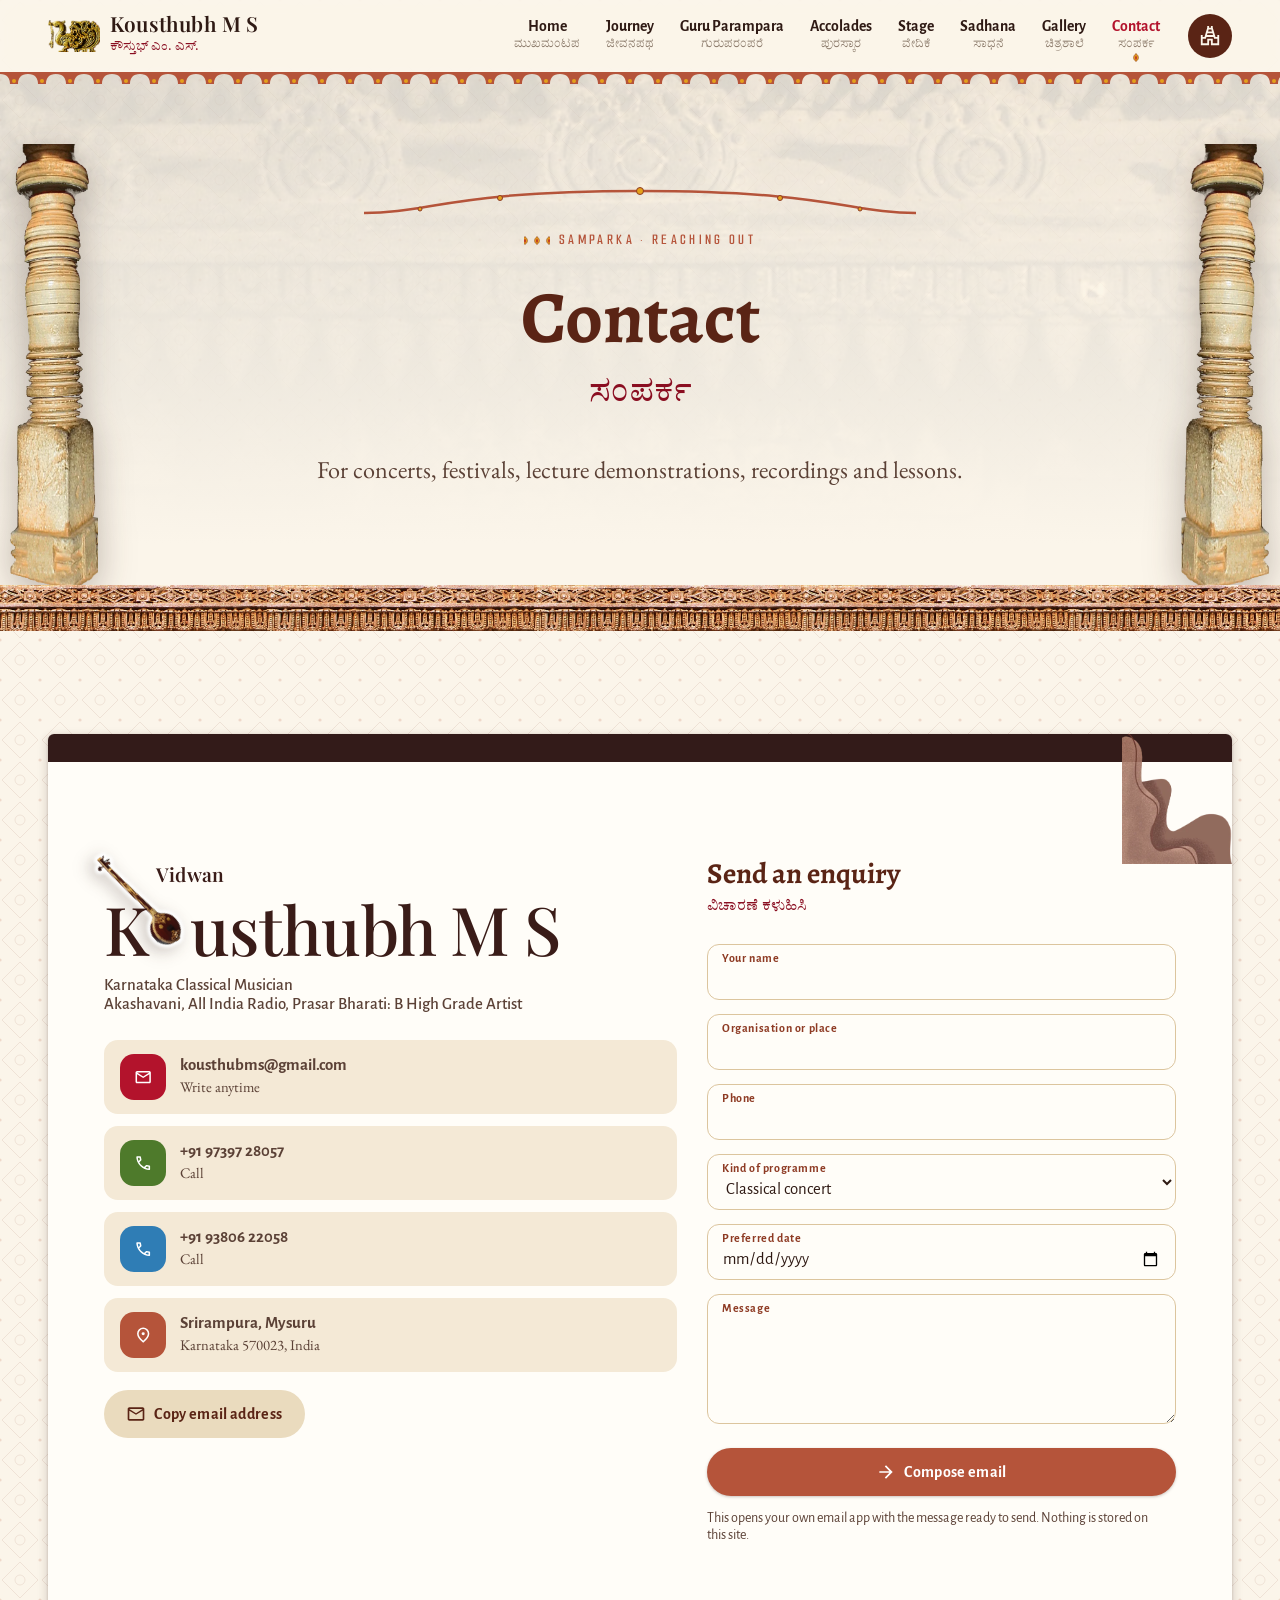
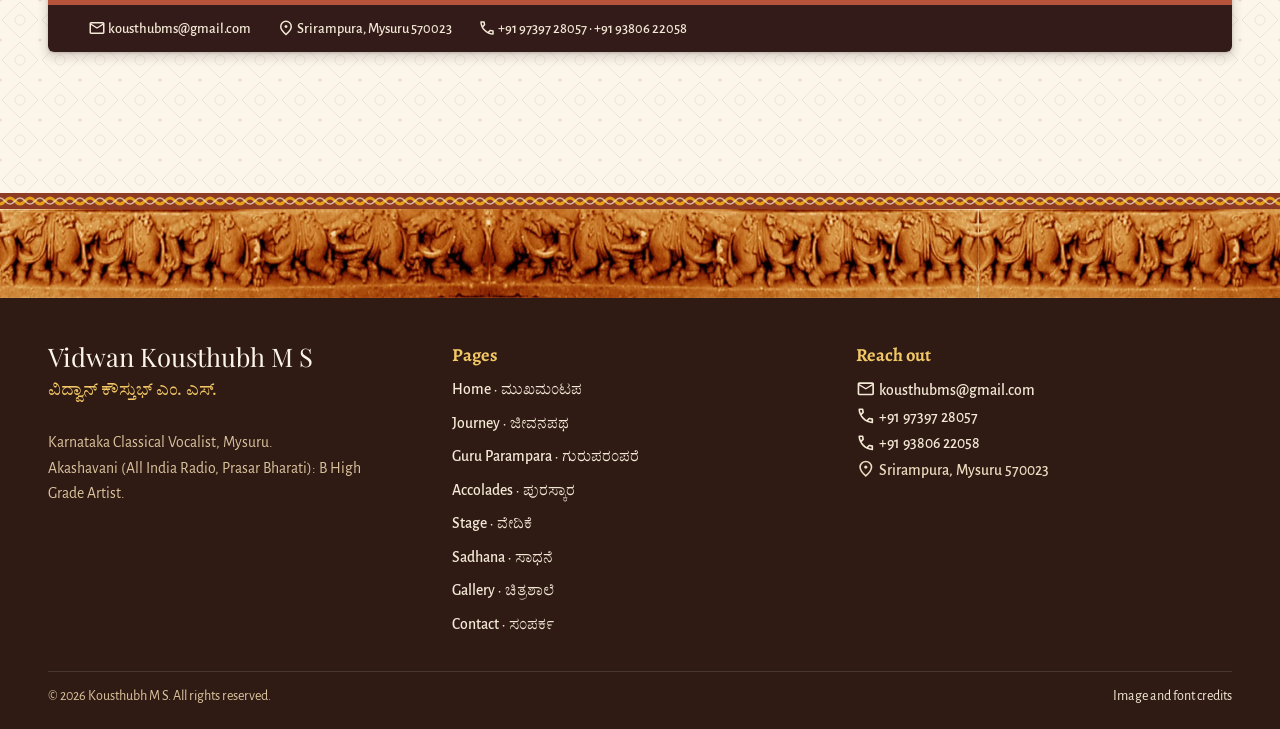
<file: contact.html>
<!doctype html>
<html lang="en">
<head>
<meta charset="utf-8">
<meta name="viewport" content="width=device-width, initial-scale=1">
<title>Contact | Kousthubh M S</title>
<meta name="description" content="Contact Vidwan Kousthubh M S, Karnataka classical vocalist, Mysuru, for concerts, lessons and collaborations.">
<meta name="theme-color" content="#B5543A">
<link rel="canonical" href="https://kousthub.in/contact.html">
<meta property="og:type" content="website">
<meta property="og:title" content="Contact | Kousthubh M S">
<meta property="og:description" content="Contact Vidwan Kousthubh M S, Karnataka classical vocalist, Mysuru, for concerts, lessons and collaborations.">
<meta property="og:url" content="https://kousthub.in/contact.html">
<meta property="og:image" content="https://kousthub.in/assets/img/photos/portrait-smile.jpg">
<meta name="twitter:card" content="summary_large_image">
<link rel="icon" href="assets/img/favicon.svg" type="image/svg+xml">
<link rel="preconnect" href="https://fonts.googleapis.com">
<link rel="preconnect" href="https://fonts.gstatic.com" crossorigin>
<link rel="stylesheet" href="https://fonts.googleapis.com/css2?family=Alegreya:ital,wght@0,400..900;1,400..700&family=Alegreya+Sans:ital,wght@0,300;0,400;0,500;0,700;1,400&family=Benne&family=EB+Garamond:ital,wght@0,400..800;1,400..800&family=Playfair+Display:ital,wght@0,400..900;1,400..700&family=Smooch+Sans:wght@300..800&family=Tiro+Kannada:ital@0;1&display=swap">
<link rel="stylesheet" href="assets/css/site.css">

</head>
<body>
<a class="skip" href="#main">Skip to content</a>
<header class="topbar">
  <div class="wrap inner">
    <a class="brand" href="index.html" aria-label="Kousthubh M S, home">
      <img src="assets/img/ornament/hamsa.webp" alt="" width="52" height="33">
      <span class="nm">Kousthubh M S<small lang="kn">ಕೌಸ್ತುಭ್ ಎಂ. ಎಸ್.</small></span>
    </a>
    <nav class="mainnav" aria-label="Main"><ul><li><a href="index.html">Home<span lang="kn">ಮುಖಮಂಟಪ</span></a></li><li><a href="about.html">Journey<span lang="kn">ಜೀವನಪಥ</span></a></li><li><a href="guru-parampara.html">Guru Parampara<span lang="kn">ಗುರುಪರಂಪರೆ</span></a></li><li><a href="accolades.html">Accolades<span lang="kn">ಪುರಸ್ಕಾರ</span></a></li><li><a href="stage.html">Stage<span lang="kn">ವೇದಿಕೆ</span></a></li><li><a href="sadhana.html">Sadhana<span lang="kn">ಸಾಧನೆ</span></a></li><li><a href="gallery.html">Gallery<span lang="kn">ಚಿತ್ರಶಾಲೆ</span></a></li><li><a href="contact.html" aria-current="page">Contact<span lang="kn">ಸಂಪರ್ಕ</span></a></li></ul></nav>
    <button class="gopura-btn" type="button" aria-haspopup="dialog" aria-expanded="false" aria-controls="gopura"><svg class="ic" aria-hidden="true" focusable="false" fill="currentColor" xmlns="http://www.w3.org/2000/svg" viewBox="0 -960 960 960"><path d="M80-80v-440h80v80h80l119-395v-85h80v80h81v-80h80v80l120 400h80v-80h80v440H520v-200h-80v200H80Zm268-440h264l-24-80H372l-24 80Zm48-160h168l-24-80H420l-24 80ZM160-160h200v-200h240v200h200v-200H660l-24-80H324l-24 80H160v200Zm320-300Z"/></svg><span class="lbl">Gopura</span><span class="sr">Open site menu</span></button>
  </div>
</header>
<div class="gopura" id="gopura" role="dialog" aria-modal="true" aria-label="Site menu shaped as a gopura" aria-hidden="true">
  <div class="sky"></div>
  <button class="icon-btn close" type="button" aria-label="Close menu"><svg class="ic" aria-hidden="true" focusable="false" fill="currentColor" xmlns="http://www.w3.org/2000/svg" viewBox="0 -960 960 960"><path d="m256-200-56-56 224-224-224-224 56-56 224 224 224-224 56 56-224 224 224 224-56 56-224-224-224 224Z"/></svg></button>
  <nav aria-label="Gopura">
    <div class="kalasha" aria-hidden="true"><i></i><i></i><i></i><i></i><i></i></div>
    <div class="shala" aria-hidden="true"></div>
    <ol><li style="--i:1"><a class="tier" style="--tc:var(--terracotta-900)" href="contact.html" aria-current="page"><span class="en">Contact</span><span class="knl" lang="kn">ಸಂಪರ್ಕ</span></a></li><li style="--i:2"><a class="tier" style="--tc:var(--kumkuma)" href="gallery.html"><span class="en">Gallery</span><span class="knl" lang="kn">ಚಿತ್ರಶಾಲೆ</span></a></li><li style="--i:3"><a class="tier" style="--tc:var(--neeli-900)" href="sadhana.html"><span class="en">Sadhana</span><span class="knl" lang="kn">ಸಾಧನೆ</span></a></li><li style="--i:4"><a class="tier" style="--tc:var(--leaf)" href="stage.html"><span class="en">Stage</span><span class="knl" lang="kn">ವೇದಿಕೆ</span></a></li><li style="--i:5"><a class="tier" style="--tc:#9a6a12" href="accolades.html"><span class="en">Accolades</span><span class="knl" lang="kn">ಪುರಸ್ಕಾರ</span></a></li><li style="--i:6"><a class="tier" style="--tc:var(--terracotta-700)" href="guru-parampara.html"><span class="en">Guru Parampara</span><span class="knl" lang="kn">ಗುರುಪರಂಪರೆ</span></a></li><li style="--i:7"><a class="tier" style="--tc:var(--kumkuma-700)" href="about.html"><span class="en">Journey</span><span class="knl" lang="kn">ಜೀವನಪಥ</span></a></li><li style="--i:8"><a class="tier" style="--tc:var(--terracotta)" href="index.html"><span class="en">Home</span><span class="knl" lang="kn">ಮುಖಮಂಟಪ</span></a></li></ol>
    <div class="dvara"><a href="index.html" aria-label="Enter through the doorway: home">Mahadvara</a></div>
    <p class="hint">Climb the gopura. Each tier is a page.</p>
  </nav>
</div>
<main id="main">
<section class="page-hero">
  <div class="bg" style="background-image:url('assets/img/ornament/eave-kudu.jpg')"></div>
  <div class="pillar l" aria-hidden="true"></div><div class="pillar r" aria-hidden="true"></div>
  <div class="wrap">
    <div class="torana" aria-hidden="true"></div>
    <span class="eyebrow">Samparka · reaching out</span>
    <h1>Contact<span class="kn-sub" lang="kn">ಸಂಪರ್ಕ</span></h1>
    <p class="lede">For concerts, festivals, lecture demonstrations, recordings and lessons.</p>
  </div>
</section>
<div class="band-strip" aria-hidden="true"></div>

<section class="section">
  <div class="wrap">
    <div class="letter reveal">
      <div class="head"></div>
      <img class="swirl" src="assets/img/ornament/letterhead-swirl.webp" alt="" aria-hidden="true">
      <div class="body">
        <div>
          <div class="lh-name"><span class="vidwan">Vidwan</span><p class="wordmark lhw" aria-label="Kousthubh M S">K<span class="o" aria-hidden="true"><img src="assets/img/ornament/tambura.webp" alt="" width="900" height="303"></span>usthubh<span class="ms">M S</span></p></div>
          <p style="font:500 1.05rem var(--f-ui);color:var(--muted);margin:18px 0 26px">Karnataka Classical Musician<br>Akashavani, All India Radio, Prasar Bharati: B High Grade Artist</p>
          <div class="contact-list">
            <a class="c-item" href="mailto:kousthubms@gmail.com" style="--c:var(--kumkuma)"><span class="ci"><svg class="ic" aria-hidden="true" focusable="false" fill="currentColor" xmlns="http://www.w3.org/2000/svg" viewBox="0 -960 960 960"><path d="M160-160q-33 0-56.5-23.5T80-240v-480q0-33 23.5-56.5T160-800h640q33 0 56.5 23.5T880-720v480q0 33-23.5 56.5T800-160H160Zm320-280L160-640v400h640v-400L480-440Zm0-80 320-200H160l320 200ZM160-640v-80 480-400Z"/></svg></span><span><b>kousthubms@gmail.com</b><span>Write anytime</span></span></a>
            <a class="c-item" href="tel:+919739728057" style="--c:var(--leaf)"><span class="ci"><svg class="ic" aria-hidden="true" focusable="false" fill="currentColor" xmlns="http://www.w3.org/2000/svg" viewBox="0 -960 960 960"><path d="M798-120q-125 0-247-54.5T329-329Q229-429 174.5-551T120-798q0-18 12-30t30-12h162q14 0 25 9.5t13 22.5l26 140q2 16-1 27t-11 19l-97 98q20 37 47.5 71.5T387-386q31 31 65 57.5t72 48.5l94-94q9-9 23.5-13.5T670-390l138 28q14 4 23 14.5t9 23.5v162q0 18-12 30t-30 12ZM241-600l66-66-17-94h-89q5 41 14 81t26 79Zm358 358q39 17 79.5 27t81.5 13v-88l-94-19-67 67ZM241-600Zm358 358Z"/></svg></span><span><b>+91 97397 28057</b><span>Call</span></span></a>
            <a class="c-item" href="tel:+919380622058" style="--c:var(--neeli)"><span class="ci"><svg class="ic" aria-hidden="true" focusable="false" fill="currentColor" xmlns="http://www.w3.org/2000/svg" viewBox="0 -960 960 960"><path d="M798-120q-125 0-247-54.5T329-329Q229-429 174.5-551T120-798q0-18 12-30t30-12h162q14 0 25 9.5t13 22.5l26 140q2 16-1 27t-11 19l-97 98q20 37 47.5 71.5T387-386q31 31 65 57.5t72 48.5l94-94q9-9 23.5-13.5T670-390l138 28q14 4 23 14.5t9 23.5v162q0 18-12 30t-30 12ZM241-600l66-66-17-94h-89q5 41 14 81t26 79Zm358 358q39 17 79.5 27t81.5 13v-88l-94-19-67 67ZM241-600Zm358 358Z"/></svg></span><span><b>+91 93806 22058</b><span>Call</span></span></a>
            <div class="c-item" style="--c:var(--terracotta)"><span class="ci"><svg class="ic" aria-hidden="true" focusable="false" fill="currentColor" xmlns="http://www.w3.org/2000/svg" viewBox="0 -960 960 960"><path d="M480-480q33 0 56.5-23.5T560-560q0-33-23.5-56.5T480-640q-33 0-56.5 23.5T400-560q0 33 23.5 56.5T480-480Zm0 294q122-112 181-203.5T720-552q0-109-69.5-178.5T480-800q-101 0-170.5 69.5T240-552q0 71 59 162.5T480-186Zm0 106Q319-217 239.5-334.5T160-552q0-150 96.5-239T480-880q127 0 223.5 89T800-552q0 100-79.5 217.5T480-80Zm0-480Z"/></svg></span><span><b>Srirampura, Mysuru</b><span>Karnataka 570023, India</span></span></div>
          </div>
          <p style="margin-top:18px"><button class="btn tonal" type="button" data-copy="kousthubms@gmail.com"><svg class="ic" aria-hidden="true" focusable="false" fill="currentColor" xmlns="http://www.w3.org/2000/svg" viewBox="0 -960 960 960"><path d="M160-160q-33 0-56.5-23.5T80-240v-480q0-33 23.5-56.5T160-800h640q33 0 56.5 23.5T880-720v480q0 33-23.5 56.5T800-160H160Zm320-280L160-640v400h640v-400L480-440Zm0-80 320-200H160l320 200ZM160-640v-80 480-400Z"/></svg> Copy email address</button></p>
        </div>
        <form class="form" id="enquiry">
          <h2 style="font-size:1.8rem">Send an enquiry<span class="kn-sub" lang="kn">ವಿಚಾರಣೆ ಕಳುಹಿಸಿ</span></h2>
          <div class="field"><label for="f-name">Your name</label><input id="f-name" name="name" autocomplete="name" required></div>
          <div class="field"><label for="f-org">Organisation or place</label><input id="f-org" name="org" autocomplete="organization"></div>
          <div class="field"><label for="f-phone">Phone</label><input id="f-phone" name="phone" type="tel" autocomplete="tel"></div>
          <div class="field"><label for="f-type">Kind of programme</label><select id="f-type" name="type"><option>Classical concert</option><option>Bhajan or devotional evening</option><option>Festival or utsava</option><option>Lecture demonstration</option><option>Dance drama music</option><option>Music lessons</option><option>Other</option></select></div>
          <div class="field"><label for="f-date">Preferred date</label><input id="f-date" name="date" type="date"></div>
          <div class="field"><label for="f-msg">Message</label><textarea id="f-msg" name="msg" required></textarea></div>
          <button class="btn" type="submit"><svg class="ic" aria-hidden="true" focusable="false" fill="currentColor" xmlns="http://www.w3.org/2000/svg" viewBox="0 -960 960 960"><path d="M647-440H160v-80h487L423-744l57-56 320 320-320 320-57-56 224-224Z"/></svg> Compose email</button>
          <p style="font:400 .88rem var(--f-ui);color:var(--muted);margin:0">This opens your own email app with the message ready to send. Nothing is stored on this site.</p>
        </form>
      </div>
      <div class="foot"><span><svg class="ic" aria-hidden="true" focusable="false" fill="currentColor" xmlns="http://www.w3.org/2000/svg" viewBox="0 -960 960 960"><path d="M160-160q-33 0-56.5-23.5T80-240v-480q0-33 23.5-56.5T160-800h640q33 0 56.5 23.5T880-720v480q0 33-23.5 56.5T800-160H160Zm320-280L160-640v400h640v-400L480-440Zm0-80 320-200H160l320 200ZM160-640v-80 480-400Z"/></svg> kousthubms@gmail.com</span><span><svg class="ic" aria-hidden="true" focusable="false" fill="currentColor" xmlns="http://www.w3.org/2000/svg" viewBox="0 -960 960 960"><path d="M480-480q33 0 56.5-23.5T560-560q0-33-23.5-56.5T480-640q-33 0-56.5 23.5T400-560q0 33 23.5 56.5T480-480Zm0 294q122-112 181-203.5T720-552q0-109-69.5-178.5T480-800q-101 0-170.5 69.5T240-552q0 71 59 162.5T480-186Zm0 106Q319-217 239.5-334.5T160-552q0-150 96.5-239T480-880q127 0 223.5 89T800-552q0 100-79.5 217.5T480-80Zm0-480Z"/></svg> Srirampura, Mysuru 570023</span><span><svg class="ic" aria-hidden="true" focusable="false" fill="currentColor" xmlns="http://www.w3.org/2000/svg" viewBox="0 -960 960 960"><path d="M798-120q-125 0-247-54.5T329-329Q229-429 174.5-551T120-798q0-18 12-30t30-12h162q14 0 25 9.5t13 22.5l26 140q2 16-1 27t-11 19l-97 98q20 37 47.5 71.5T387-386q31 31 65 57.5t72 48.5l94-94q9-9 23.5-13.5T670-390l138 28q14 4 23 14.5t9 23.5v162q0 18-12 30t-30 12ZM241-600l66-66-17-94h-89q5 41 14 81t26 79Zm358 358q39 17 79.5 27t81.5 13v-88l-94-19-67 67ZM241-600Zm358 358Z"/></svg> +91 97397 28057 · +91 93806 22058</span></div>
    </div>
  </div>
</section>
</main>
<footer class="site-foot">
  <div class="plinth-cap"></div>
  <div class="plinth" role="img" aria-label="Carved elephant frieze, the base course of a Karnataka temple"></div>
  <div class="wrap">
    <div class="cols">
      <div>
        <p class="brandline">Vidwan Kousthubh M S<small lang="kn">ವಿದ್ವಾನ್ ಕೌಸ್ತುಭ್ ಎಂ. ಎಸ್.</small></p>
        <p style="font-family:var(--f-ui);font-size:.98rem;color:var(--sand-300)">Karnataka Classical Vocalist, Mysuru.<br>Akashavani (All India Radio, Prasar Bharati): B High Grade Artist.</p>
      </div>
      <div><h4>Pages</h4><ul><li><a href="index.html">Home <span lang="kn" class="kn">· ಮುಖಮಂಟಪ</span></a></li><li><a href="about.html">Journey <span lang="kn" class="kn">· ಜೀವನಪಥ</span></a></li><li><a href="guru-parampara.html">Guru Parampara <span lang="kn" class="kn">· ಗುರುಪರಂಪರೆ</span></a></li><li><a href="accolades.html">Accolades <span lang="kn" class="kn">· ಪುರಸ್ಕಾರ</span></a></li><li><a href="stage.html">Stage <span lang="kn" class="kn">· ವೇದಿಕೆ</span></a></li><li><a href="sadhana.html">Sadhana <span lang="kn" class="kn">· ಸಾಧನೆ</span></a></li><li><a href="gallery.html">Gallery <span lang="kn" class="kn">· ಚಿತ್ರಶಾಲೆ</span></a></li><li><a href="contact.html">Contact <span lang="kn" class="kn">· ಸಂಪರ್ಕ</span></a></li></ul></div>
      <div class="contact-mini">
        <h4>Reach out</h4>
        <ul>
          <li><a href="mailto:kousthubms@gmail.com"><svg class="ic" aria-hidden="true" focusable="false" fill="currentColor" xmlns="http://www.w3.org/2000/svg" viewBox="0 -960 960 960"><path d="M160-160q-33 0-56.5-23.5T80-240v-480q0-33 23.5-56.5T160-800h640q33 0 56.5 23.5T880-720v480q0 33-23.5 56.5T800-160H160Zm320-280L160-640v400h640v-400L480-440Zm0-80 320-200H160l320 200ZM160-640v-80 480-400Z"/></svg> kousthubms@gmail.com</a></li>
          <li><a href="tel:+919739728057"><svg class="ic" aria-hidden="true" focusable="false" fill="currentColor" xmlns="http://www.w3.org/2000/svg" viewBox="0 -960 960 960"><path d="M798-120q-125 0-247-54.5T329-329Q229-429 174.5-551T120-798q0-18 12-30t30-12h162q14 0 25 9.5t13 22.5l26 140q2 16-1 27t-11 19l-97 98q20 37 47.5 71.5T387-386q31 31 65 57.5t72 48.5l94-94q9-9 23.5-13.5T670-390l138 28q14 4 23 14.5t9 23.5v162q0 18-12 30t-30 12ZM241-600l66-66-17-94h-89q5 41 14 81t26 79Zm358 358q39 17 79.5 27t81.5 13v-88l-94-19-67 67ZM241-600Zm358 358Z"/></svg> +91 97397 28057</a></li>
          <li><a href="tel:+919380622058"><svg class="ic" aria-hidden="true" focusable="false" fill="currentColor" xmlns="http://www.w3.org/2000/svg" viewBox="0 -960 960 960"><path d="M798-120q-125 0-247-54.5T329-329Q229-429 174.5-551T120-798q0-18 12-30t30-12h162q14 0 25 9.5t13 22.5l26 140q2 16-1 27t-11 19l-97 98q20 37 47.5 71.5T387-386q31 31 65 57.5t72 48.5l94-94q9-9 23.5-13.5T670-390l138 28q14 4 23 14.5t9 23.5v162q0 18-12 30t-30 12ZM241-600l66-66-17-94h-89q5 41 14 81t26 79Zm358 358q39 17 79.5 27t81.5 13v-88l-94-19-67 67ZM241-600Zm358 358Z"/></svg> +91 93806 22058</a></li>
          <li><svg class="ic" aria-hidden="true" focusable="false" fill="currentColor" xmlns="http://www.w3.org/2000/svg" viewBox="0 -960 960 960"><path d="M480-480q33 0 56.5-23.5T560-560q0-33-23.5-56.5T480-640q-33 0-56.5 23.5T400-560q0 33 23.5 56.5T480-480Zm0 294q122-112 181-203.5T720-552q0-109-69.5-178.5T480-800q-101 0-170.5 69.5T240-552q0 71 59 162.5T480-186Zm0 106Q319-217 239.5-334.5T160-552q0-150 96.5-239T480-880q127 0 223.5 89T800-552q0 100-79.5 217.5T480-80Zm0-480Z"/></svg> Srirampura, Mysuru 570023</li>
        </ul>
      </div>
    </div>
    <div class="legal">
      <span>© <span data-year>2026</span> Kousthubh M S. All rights reserved.</span>
      <span><a href="credits.html">Image and font credits</a></span>
    </div>
  </div>
</footer>
<script src="assets/js/site.js" defer></script>
</body>
</html>
</file>
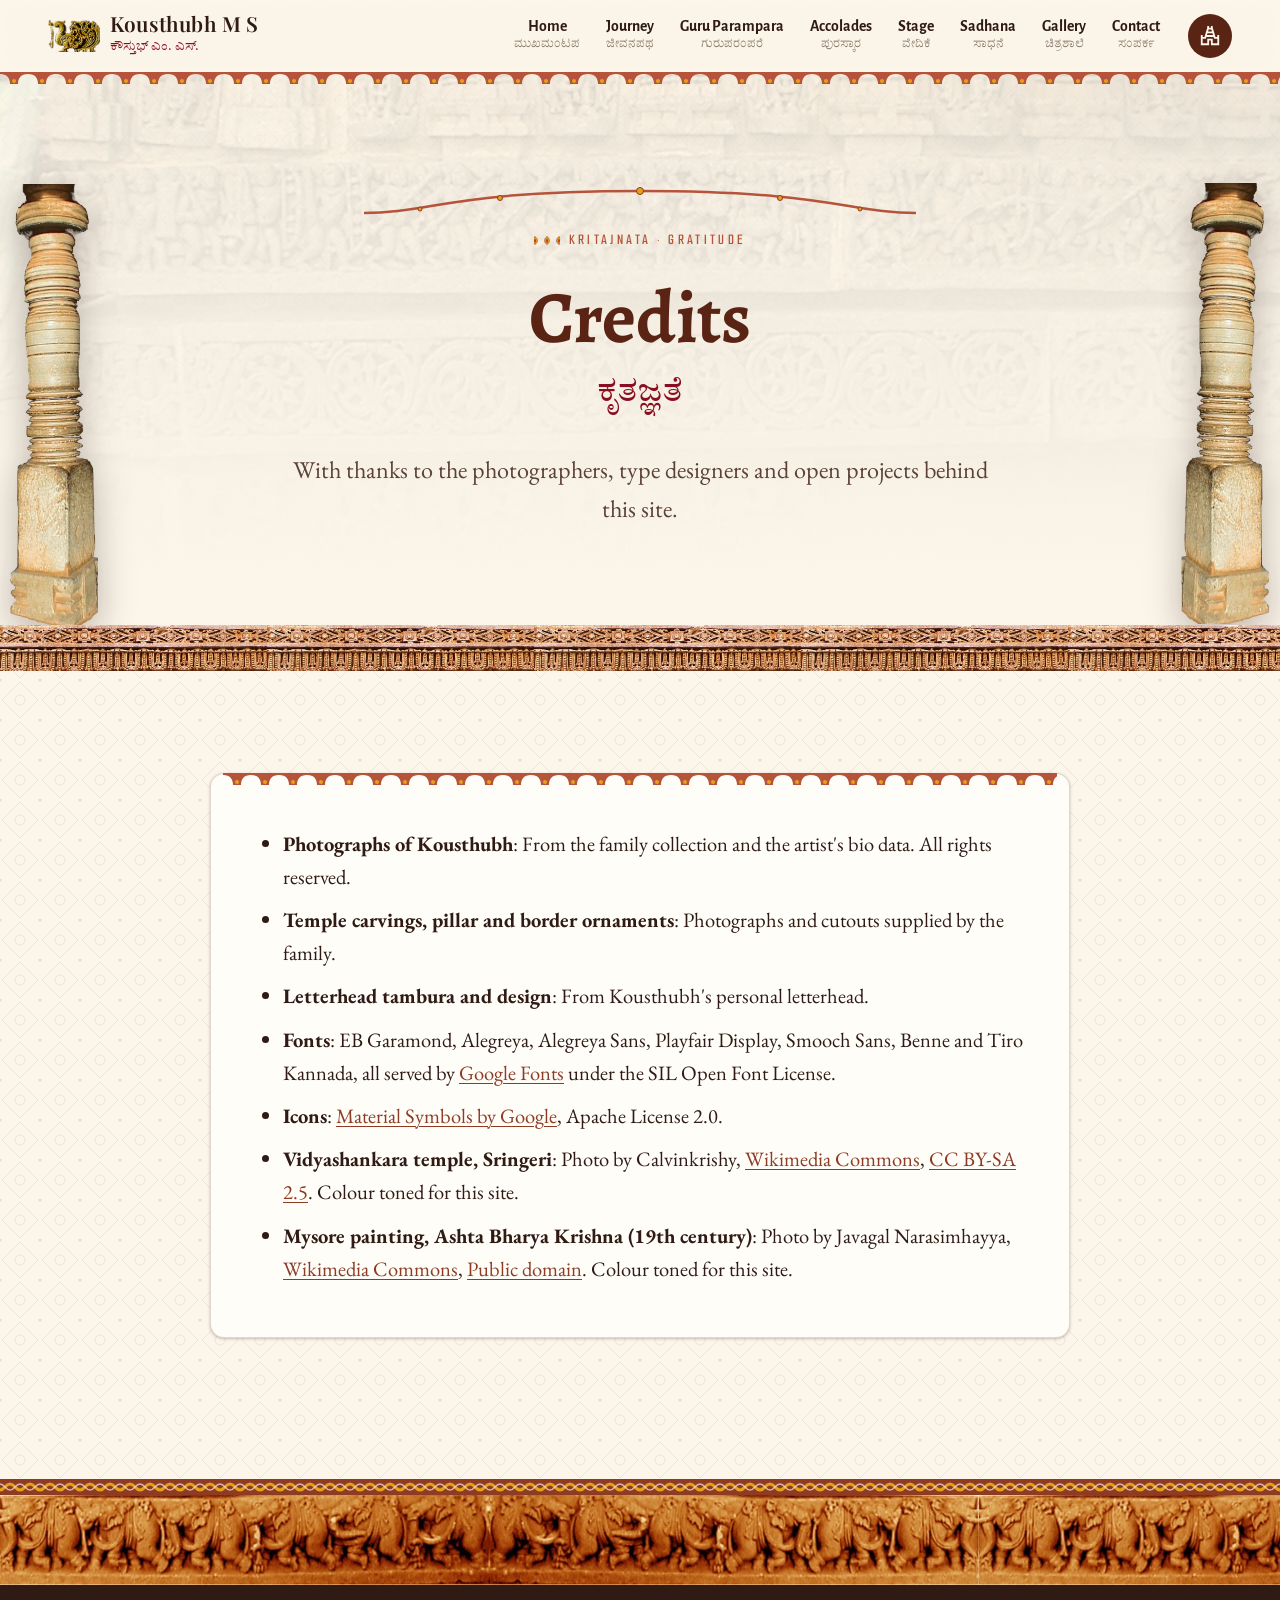
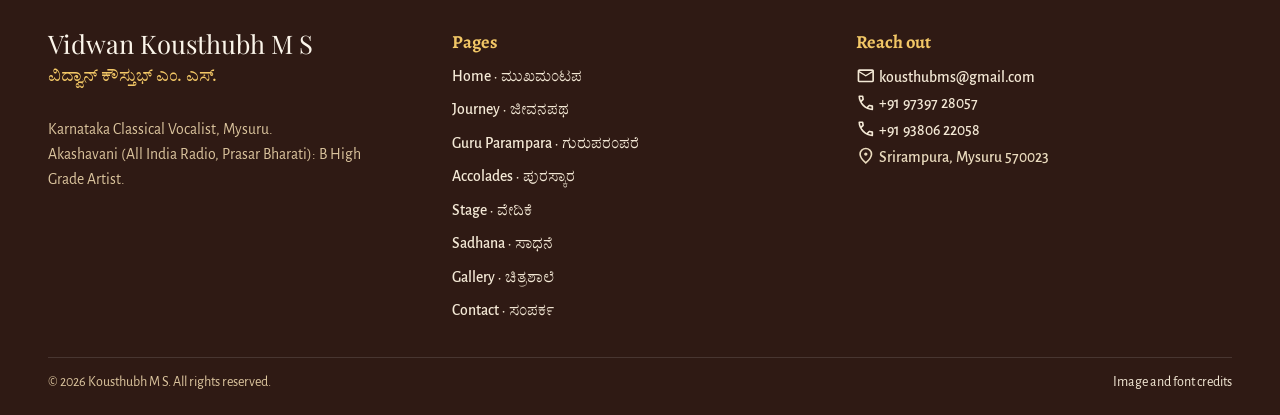
<file: credits.html>
<!doctype html>
<html lang="en">
<head>
<meta charset="utf-8">
<meta name="viewport" content="width=device-width, initial-scale=1">
<title>Credits | Kousthubh M S</title>
<meta name="description" content="Credits for photographs, fonts and icons used on kousthub.in.">
<meta name="theme-color" content="#B5543A">
<link rel="canonical" href="https://kousthub.in/credits.html">
<meta property="og:type" content="website">
<meta property="og:title" content="Credits | Kousthubh M S">
<meta property="og:description" content="Credits for photographs, fonts and icons used on kousthub.in.">
<meta property="og:url" content="https://kousthub.in/credits.html">
<meta property="og:image" content="https://kousthub.in/assets/img/photos/tambura-portrait.jpg">
<meta name="twitter:card" content="summary_large_image">
<link rel="icon" href="assets/img/favicon.svg" type="image/svg+xml">
<link rel="preconnect" href="https://fonts.googleapis.com">
<link rel="preconnect" href="https://fonts.gstatic.com" crossorigin>
<link rel="stylesheet" href="https://fonts.googleapis.com/css2?family=Alegreya:ital,wght@0,400..900;1,400..700&family=Alegreya+Sans:ital,wght@0,300;0,400;0,500;0,700;1,400&family=Benne&family=EB+Garamond:ital,wght@0,400..800;1,400..800&family=Playfair+Display:ital,wght@0,400..900;1,400..700&family=Smooch+Sans:wght@300..800&family=Tiro+Kannada:ital@0;1&display=swap">
<link rel="stylesheet" href="assets/css/site.css">

</head>
<body>
<a class="skip" href="#main">Skip to content</a>
<header class="topbar">
  <div class="wrap inner">
    <a class="brand" href="index.html" aria-label="Kousthubh M S, home">
      <img src="assets/img/ornament/hamsa.webp" alt="" width="52" height="33">
      <span class="nm">Kousthubh M S<small lang="kn">ಕೌಸ್ತುಭ್ ಎಂ. ಎಸ್.</small></span>
    </a>
    <nav class="mainnav" aria-label="Main"><ul><li><a href="index.html">Home<span lang="kn">ಮುಖಮಂಟಪ</span></a></li><li><a href="about.html">Journey<span lang="kn">ಜೀವನಪಥ</span></a></li><li><a href="guru-parampara.html">Guru Parampara<span lang="kn">ಗುರುಪರಂಪರೆ</span></a></li><li><a href="accolades.html">Accolades<span lang="kn">ಪುರಸ್ಕಾರ</span></a></li><li><a href="stage.html">Stage<span lang="kn">ವೇದಿಕೆ</span></a></li><li><a href="sadhana.html">Sadhana<span lang="kn">ಸಾಧನೆ</span></a></li><li><a href="gallery.html">Gallery<span lang="kn">ಚಿತ್ರಶಾಲೆ</span></a></li><li><a href="contact.html">Contact<span lang="kn">ಸಂಪರ್ಕ</span></a></li></ul></nav>
    <button class="gopura-btn" type="button" aria-haspopup="dialog" aria-expanded="false" aria-controls="gopura"><svg class="ic" aria-hidden="true" focusable="false" fill="currentColor" xmlns="http://www.w3.org/2000/svg" viewBox="0 -960 960 960"><path d="M80-80v-440h80v80h80l119-395v-85h80v80h81v-80h80v80l120 400h80v-80h80v440H520v-200h-80v200H80Zm268-440h264l-24-80H372l-24 80Zm48-160h168l-24-80H420l-24 80ZM160-160h200v-200h240v200h200v-200H660l-24-80H324l-24 80H160v200Zm320-300Z"/></svg><span class="lbl">Gopura</span><span class="sr">Open site menu</span></button>
  </div>
</header>
<div class="gopura" id="gopura" role="dialog" aria-modal="true" aria-label="Site menu shaped as a gopura" aria-hidden="true">
  <div class="sky"></div>
  <button class="icon-btn close" type="button" aria-label="Close menu"><svg class="ic" aria-hidden="true" focusable="false" fill="currentColor" xmlns="http://www.w3.org/2000/svg" viewBox="0 -960 960 960"><path d="m256-200-56-56 224-224-224-224 56-56 224 224 224-224 56 56-224 224 224 224-56 56-224-224-224 224Z"/></svg></button>
  <nav aria-label="Gopura">
    <div class="kalasha" aria-hidden="true"><i></i><i></i><i></i><i></i><i></i></div>
    <div class="shala" aria-hidden="true"></div>
    <ol><li style="--i:1"><a class="tier" style="--tc:var(--terracotta-900)" href="contact.html"><span class="en">Contact</span><span class="knl" lang="kn">ಸಂಪರ್ಕ</span></a></li><li style="--i:2"><a class="tier" style="--tc:var(--kumkuma)" href="gallery.html"><span class="en">Gallery</span><span class="knl" lang="kn">ಚಿತ್ರಶಾಲೆ</span></a></li><li style="--i:3"><a class="tier" style="--tc:var(--neeli-900)" href="sadhana.html"><span class="en">Sadhana</span><span class="knl" lang="kn">ಸಾಧನೆ</span></a></li><li style="--i:4"><a class="tier" style="--tc:var(--leaf)" href="stage.html"><span class="en">Stage</span><span class="knl" lang="kn">ವೇದಿಕೆ</span></a></li><li style="--i:5"><a class="tier" style="--tc:#9a6a12" href="accolades.html"><span class="en">Accolades</span><span class="knl" lang="kn">ಪುರಸ್ಕಾರ</span></a></li><li style="--i:6"><a class="tier" style="--tc:var(--terracotta-700)" href="guru-parampara.html"><span class="en">Guru Parampara</span><span class="knl" lang="kn">ಗುರುಪರಂಪರೆ</span></a></li><li style="--i:7"><a class="tier" style="--tc:var(--kumkuma-700)" href="about.html"><span class="en">Journey</span><span class="knl" lang="kn">ಜೀವನಪಥ</span></a></li><li style="--i:8"><a class="tier" style="--tc:var(--terracotta)" href="index.html"><span class="en">Home</span><span class="knl" lang="kn">ಮುಖಮಂಟಪ</span></a></li></ol>
    <div class="dvara"><a href="index.html" aria-label="Enter through the doorway: home">Mahadvara</a></div>
    <p class="hint">Climb the gopura. Each tier is a page.</p>
  </nav>
</div>
<main id="main">
<section class="page-hero">
  <div class="bg" style="background-image:url('assets/img/ornament/frieze-wall.jpg')"></div>
  <div class="pillar l" aria-hidden="true"></div><div class="pillar r" aria-hidden="true"></div>
  <div class="wrap">
    <div class="torana" aria-hidden="true"></div>
    <span class="eyebrow">Kritajnata · gratitude</span>
    <h1>Credits<span class="kn-sub" lang="kn">ಕೃತಜ್ಞತೆ</span></h1>
    <p class="lede">With thanks to the photographers, type designers and open projects behind this site.</p>
  </div>
</section>
<div class="band-strip" aria-hidden="true"></div>

<section class="section"><div class="wrap" style="max-width:860px"><div class="card temple"><ul class="credits"><li><b>Photographs of Kousthubh</b>: From the family collection and the artist's bio data. All rights reserved.</li><li><b>Temple carvings, pillar and border ornaments</b>: Photographs and cutouts supplied by the family.</li><li><b>Letterhead tambura and design</b>: From Kousthubh's personal letterhead.</li><li><b>Fonts</b>: EB Garamond, Alegreya, Alegreya Sans, Playfair Display, Smooch Sans, Benne and Tiro Kannada, all served by <a href="https://fonts.google.com" target="_blank" rel="noopener">Google Fonts</a> under the SIL Open Font License.</li><li><b>Icons</b>: <a href="https://github.com/google/material-design-icons" target="_blank" rel="noopener">Material Symbols by Google</a>, Apache License 2.0.</li><li><b>Vidyashankara temple, Sringeri</b>: Photo by Calvinkrishy, <a href="https://commons.wikimedia.org/wiki/File:Vidyashankara_Temple_at_Shringeri.jpg" target="_blank" rel="noopener">Wikimedia Commons</a>, <a href="https://creativecommons.org/licenses/by-sa/2.5/" target="_blank" rel="noopener">CC BY-SA 2.5</a>. Colour toned for this site.</li><li><b>Mysore painting, Ashta Bharya Krishna (19th century)</b>: Photo by Javagal Narasimhayya, <a href="https://commons.wikimedia.org/wiki/File:Mysore_painting.jpg" target="_blank" rel="noopener">Wikimedia Commons</a>, <a href="https://commons.wikimedia.org/wiki/File:Mysore_painting.jpg" target="_blank" rel="noopener">Public domain</a>. Colour toned for this site.</li></ul></div></div></section>
</main>
<footer class="site-foot">
  <div class="plinth-cap"></div>
  <div class="plinth" role="img" aria-label="Carved elephant frieze, the base course of a Karnataka temple"></div>
  <div class="wrap">
    <div class="cols">
      <div>
        <p class="brandline">Vidwan Kousthubh M S<small lang="kn">ವಿದ್ವಾನ್ ಕೌಸ್ತುಭ್ ಎಂ. ಎಸ್.</small></p>
        <p style="font-family:var(--f-ui);font-size:.98rem;color:var(--sand-300)">Karnataka Classical Vocalist, Mysuru.<br>Akashavani (All India Radio, Prasar Bharati): B High Grade Artist.</p>
      </div>
      <div><h4>Pages</h4><ul><li><a href="index.html">Home <span lang="kn" class="kn">· ಮುಖಮಂಟಪ</span></a></li><li><a href="about.html">Journey <span lang="kn" class="kn">· ಜೀವನಪಥ</span></a></li><li><a href="guru-parampara.html">Guru Parampara <span lang="kn" class="kn">· ಗುರುಪರಂಪರೆ</span></a></li><li><a href="accolades.html">Accolades <span lang="kn" class="kn">· ಪುರಸ್ಕಾರ</span></a></li><li><a href="stage.html">Stage <span lang="kn" class="kn">· ವೇದಿಕೆ</span></a></li><li><a href="sadhana.html">Sadhana <span lang="kn" class="kn">· ಸಾಧನೆ</span></a></li><li><a href="gallery.html">Gallery <span lang="kn" class="kn">· ಚಿತ್ರಶಾಲೆ</span></a></li><li><a href="contact.html">Contact <span lang="kn" class="kn">· ಸಂಪರ್ಕ</span></a></li></ul></div>
      <div class="contact-mini">
        <h4>Reach out</h4>
        <ul>
          <li><a href="mailto:kousthubms@gmail.com"><svg class="ic" aria-hidden="true" focusable="false" fill="currentColor" xmlns="http://www.w3.org/2000/svg" viewBox="0 -960 960 960"><path d="M160-160q-33 0-56.5-23.5T80-240v-480q0-33 23.5-56.5T160-800h640q33 0 56.5 23.5T880-720v480q0 33-23.5 56.5T800-160H160Zm320-280L160-640v400h640v-400L480-440Zm0-80 320-200H160l320 200ZM160-640v-80 480-400Z"/></svg> kousthubms@gmail.com</a></li>
          <li><a href="tel:+919739728057"><svg class="ic" aria-hidden="true" focusable="false" fill="currentColor" xmlns="http://www.w3.org/2000/svg" viewBox="0 -960 960 960"><path d="M798-120q-125 0-247-54.5T329-329Q229-429 174.5-551T120-798q0-18 12-30t30-12h162q14 0 25 9.5t13 22.5l26 140q2 16-1 27t-11 19l-97 98q20 37 47.5 71.5T387-386q31 31 65 57.5t72 48.5l94-94q9-9 23.5-13.5T670-390l138 28q14 4 23 14.5t9 23.5v162q0 18-12 30t-30 12ZM241-600l66-66-17-94h-89q5 41 14 81t26 79Zm358 358q39 17 79.5 27t81.5 13v-88l-94-19-67 67ZM241-600Zm358 358Z"/></svg> +91 97397 28057</a></li>
          <li><a href="tel:+919380622058"><svg class="ic" aria-hidden="true" focusable="false" fill="currentColor" xmlns="http://www.w3.org/2000/svg" viewBox="0 -960 960 960"><path d="M798-120q-125 0-247-54.5T329-329Q229-429 174.5-551T120-798q0-18 12-30t30-12h162q14 0 25 9.5t13 22.5l26 140q2 16-1 27t-11 19l-97 98q20 37 47.5 71.5T387-386q31 31 65 57.5t72 48.5l94-94q9-9 23.5-13.5T670-390l138 28q14 4 23 14.5t9 23.5v162q0 18-12 30t-30 12ZM241-600l66-66-17-94h-89q5 41 14 81t26 79Zm358 358q39 17 79.5 27t81.5 13v-88l-94-19-67 67ZM241-600Zm358 358Z"/></svg> +91 93806 22058</a></li>
          <li><svg class="ic" aria-hidden="true" focusable="false" fill="currentColor" xmlns="http://www.w3.org/2000/svg" viewBox="0 -960 960 960"><path d="M480-480q33 0 56.5-23.5T560-560q0-33-23.5-56.5T480-640q-33 0-56.5 23.5T400-560q0 33 23.5 56.5T480-480Zm0 294q122-112 181-203.5T720-552q0-109-69.5-178.5T480-800q-101 0-170.5 69.5T240-552q0 71 59 162.5T480-186Zm0 106Q319-217 239.5-334.5T160-552q0-150 96.5-239T480-880q127 0 223.5 89T800-552q0 100-79.5 217.5T480-80Zm0-480Z"/></svg> Srirampura, Mysuru 570023</li>
        </ul>
      </div>
    </div>
    <div class="legal">
      <span>© <span data-year>2026</span> Kousthubh M S. All rights reserved.</span>
      <span><a href="credits.html">Image and font credits</a></span>
    </div>
  </div>
</footer>
<script src="assets/js/site.js" defer></script>
</body>
</html>
</file>
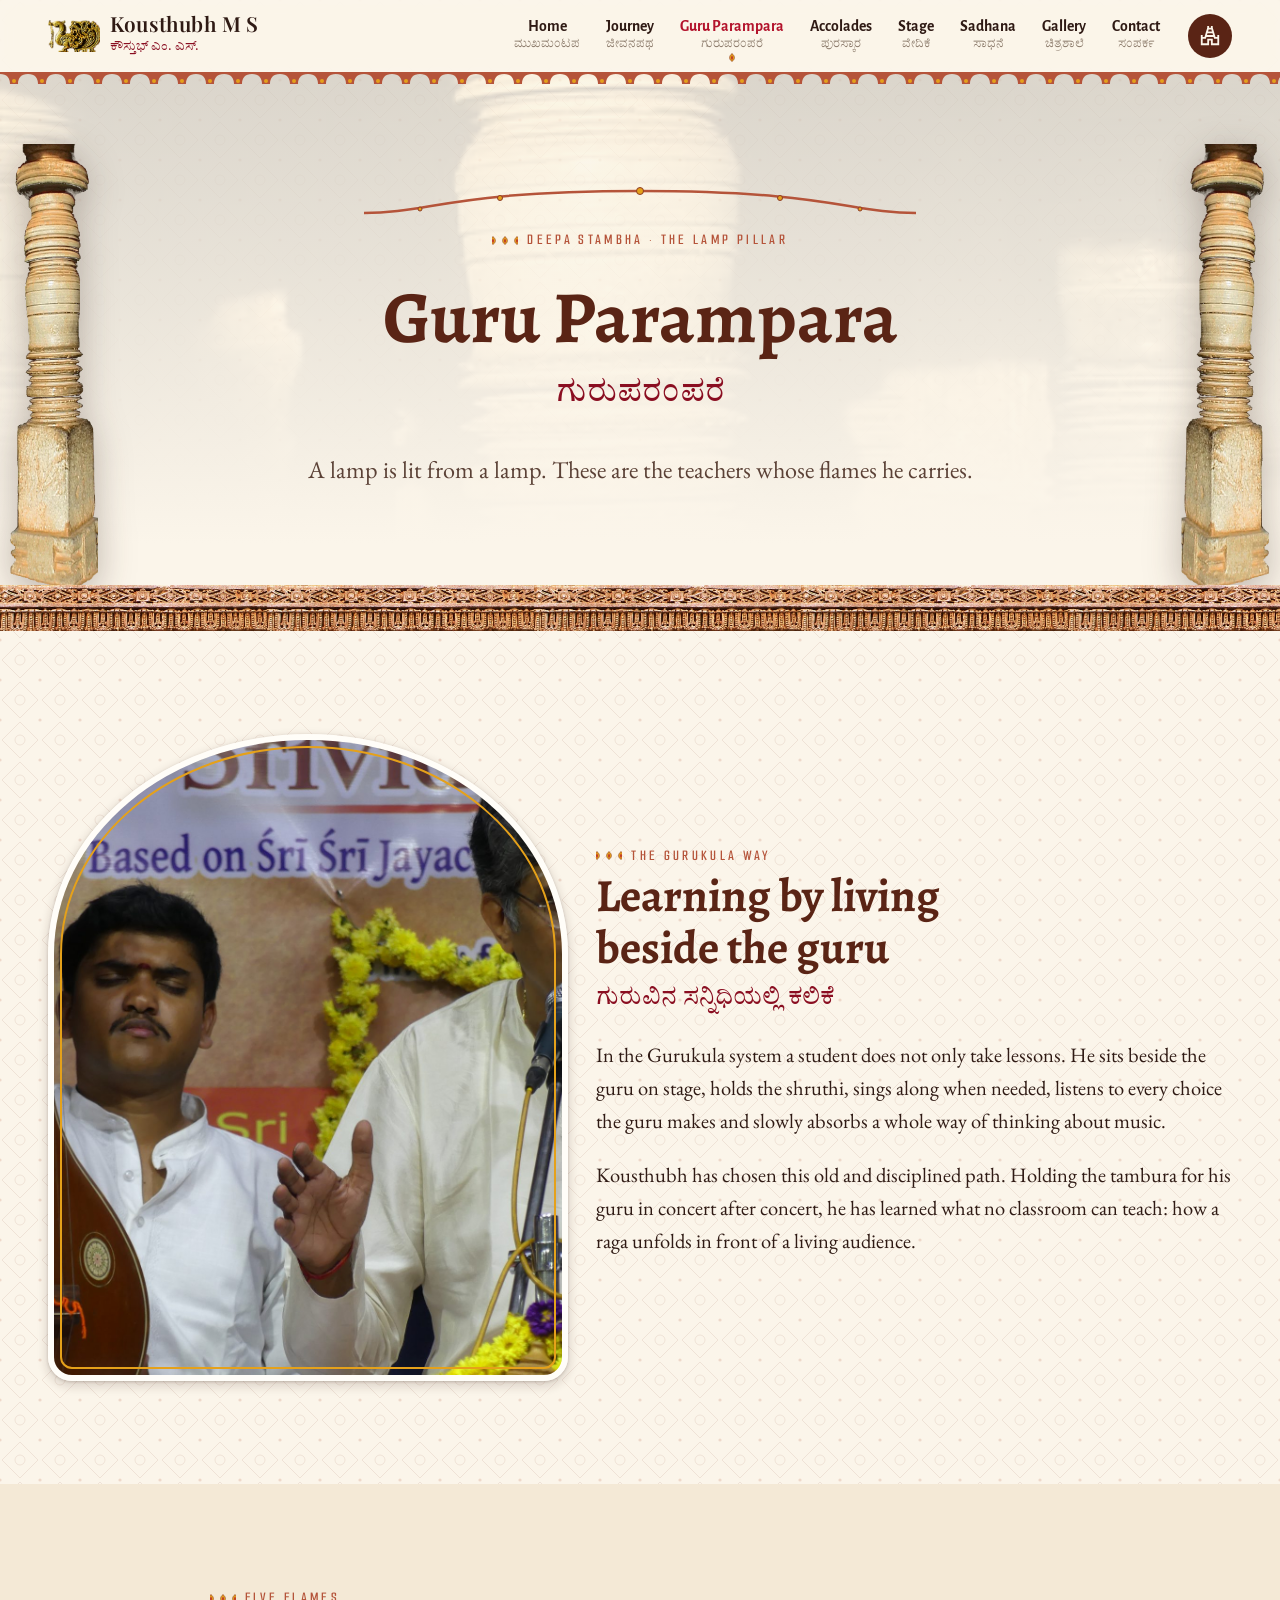
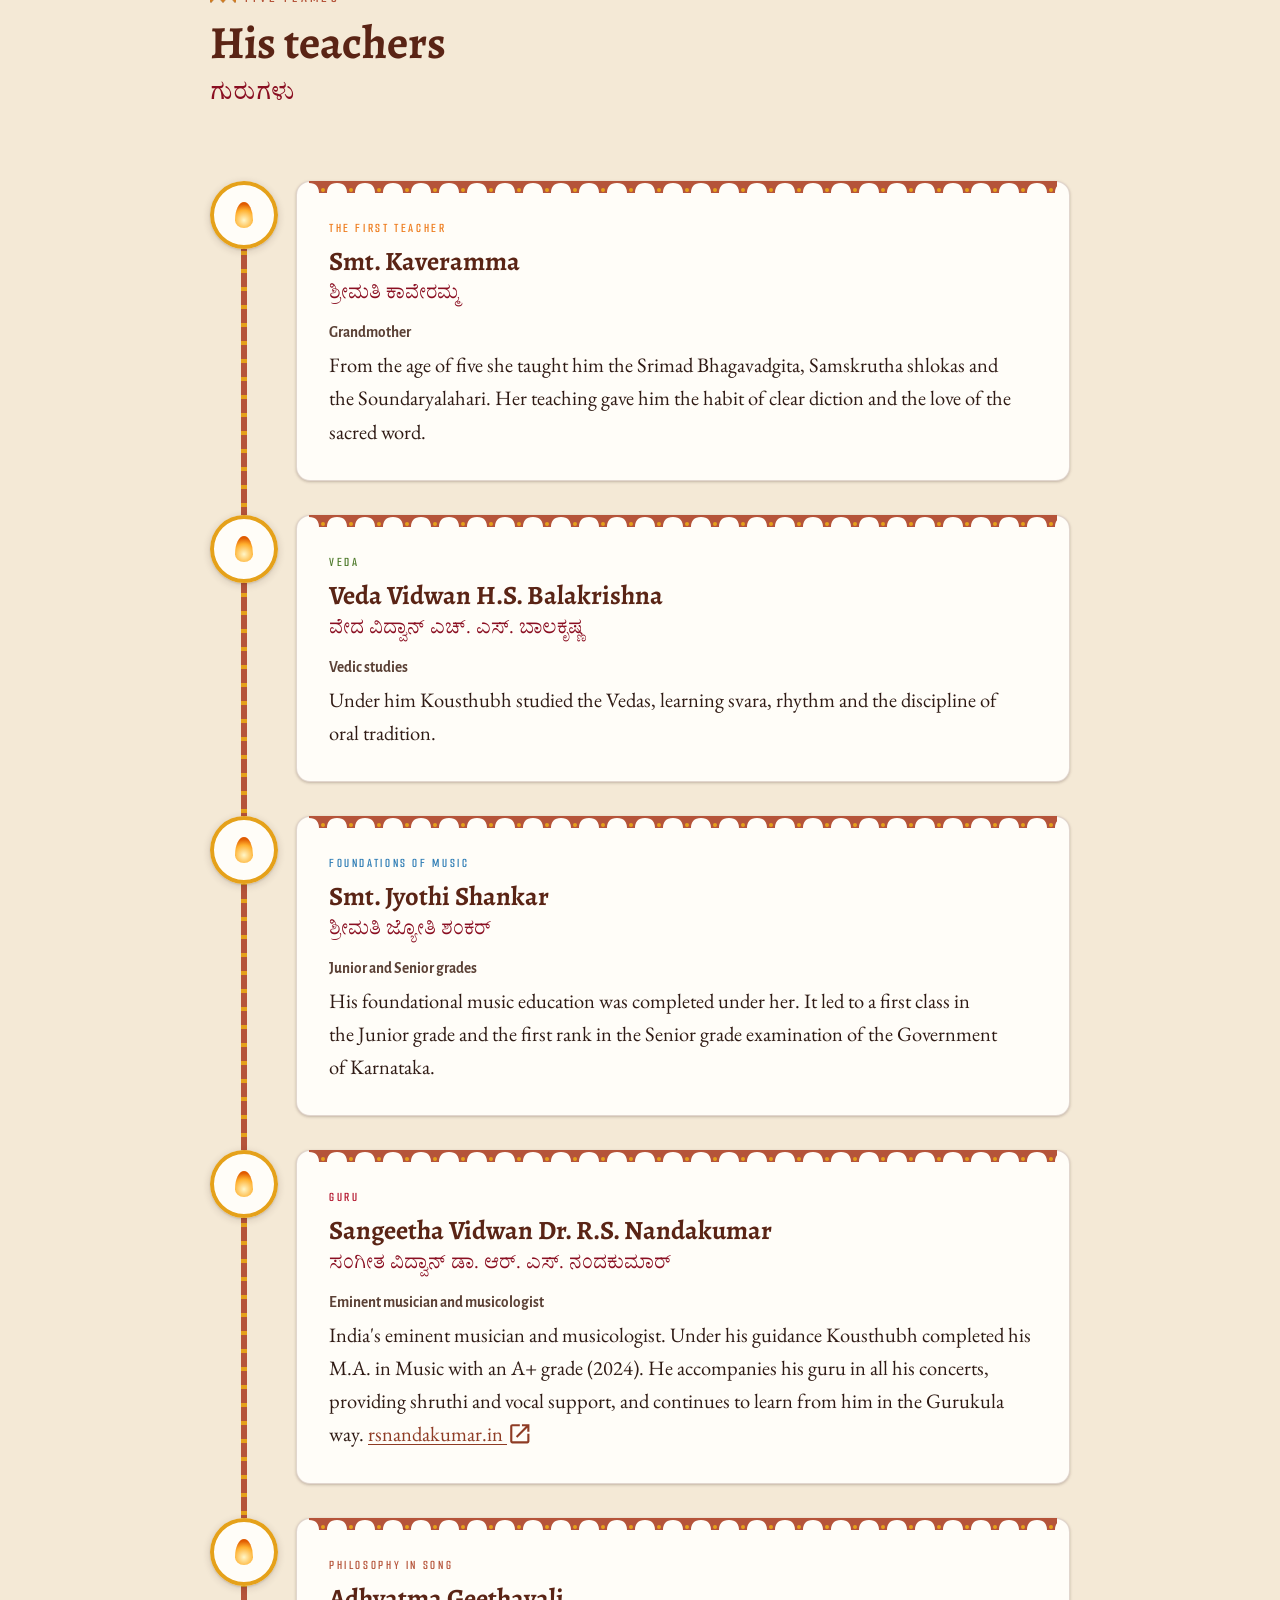
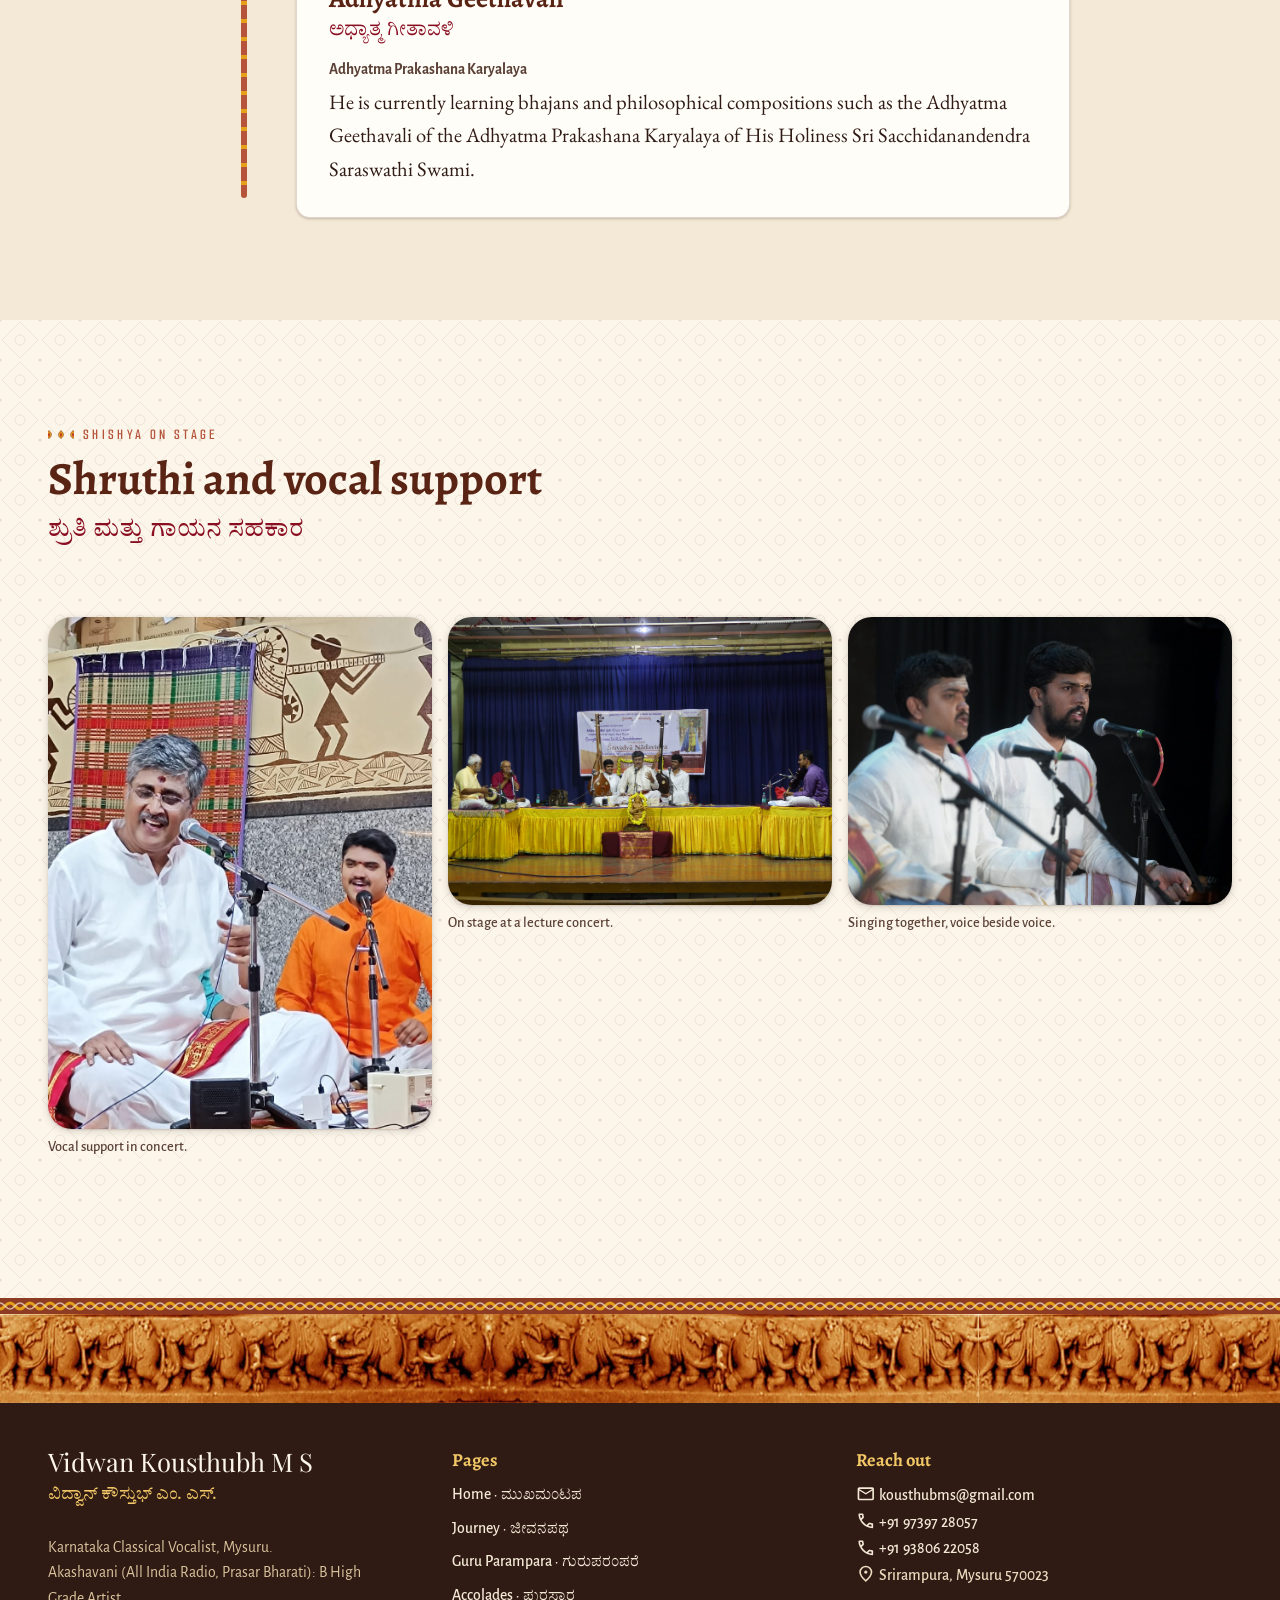
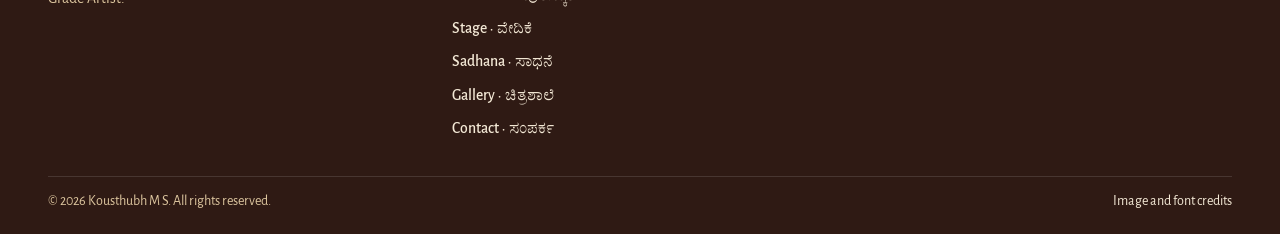
<file: guru-parampara.html>
<!doctype html>
<html lang="en">
<head>
<meta charset="utf-8">
<meta name="viewport" content="width=device-width, initial-scale=1">
<title>Guru Parampara | Kousthubh M S</title>
<meta name="description" content="The teachers of Kousthubh M S: his grandmother Smt. Kaveramma, Veda Vidwan H.S. Balakrishna, Smt. Jyothi Shankar and Sangeetha Vidwan Dr. R.S. Nandakumar.">
<meta name="theme-color" content="#B5543A">
<link rel="canonical" href="https://kousthub.in/guru-parampara.html">
<meta property="og:type" content="website">
<meta property="og:title" content="Guru Parampara | Kousthubh M S">
<meta property="og:description" content="The teachers of Kousthubh M S: his grandmother Smt. Kaveramma, Veda Vidwan H.S. Balakrishna, Smt. Jyothi Shankar and Sangeetha Vidwan Dr. R.S. Nandakumar.">
<meta property="og:url" content="https://kousthub.in/guru-parampara.html">
<meta property="og:image" content="https://kousthub.in/assets/img/photos/with-guru-tambura.jpg">
<meta name="twitter:card" content="summary_large_image">
<link rel="icon" href="assets/img/favicon.svg" type="image/svg+xml">
<link rel="preconnect" href="https://fonts.googleapis.com">
<link rel="preconnect" href="https://fonts.gstatic.com" crossorigin>
<link rel="stylesheet" href="https://fonts.googleapis.com/css2?family=Alegreya:ital,wght@0,400..900;1,400..700&family=Alegreya+Sans:ital,wght@0,300;0,400;0,500;0,700;1,400&family=Benne&family=EB+Garamond:ital,wght@0,400..800;1,400..800&family=Playfair+Display:ital,wght@0,400..900;1,400..700&family=Smooch+Sans:wght@300..800&family=Tiro+Kannada:ital@0;1&display=swap">
<link rel="stylesheet" href="assets/css/site.css">

</head>
<body>
<a class="skip" href="#main">Skip to content</a>
<header class="topbar">
  <div class="wrap inner">
    <a class="brand" href="index.html" aria-label="Kousthubh M S, home">
      <img src="assets/img/ornament/hamsa.webp" alt="" width="52" height="33">
      <span class="nm">Kousthubh M S<small lang="kn">ಕೌಸ್ತುಭ್ ಎಂ. ಎಸ್.</small></span>
    </a>
    <nav class="mainnav" aria-label="Main"><ul><li><a href="index.html">Home<span lang="kn">ಮುಖಮಂಟಪ</span></a></li><li><a href="about.html">Journey<span lang="kn">ಜೀವನಪಥ</span></a></li><li><a href="guru-parampara.html" aria-current="page">Guru Parampara<span lang="kn">ಗುರುಪರಂಪರೆ</span></a></li><li><a href="accolades.html">Accolades<span lang="kn">ಪುರಸ್ಕಾರ</span></a></li><li><a href="stage.html">Stage<span lang="kn">ವೇದಿಕೆ</span></a></li><li><a href="sadhana.html">Sadhana<span lang="kn">ಸಾಧನೆ</span></a></li><li><a href="gallery.html">Gallery<span lang="kn">ಚಿತ್ರಶಾಲೆ</span></a></li><li><a href="contact.html">Contact<span lang="kn">ಸಂಪರ್ಕ</span></a></li></ul></nav>
    <button class="gopura-btn" type="button" aria-haspopup="dialog" aria-expanded="false" aria-controls="gopura"><svg class="ic" aria-hidden="true" focusable="false" fill="currentColor" xmlns="http://www.w3.org/2000/svg" viewBox="0 -960 960 960"><path d="M80-80v-440h80v80h80l119-395v-85h80v80h81v-80h80v80l120 400h80v-80h80v440H520v-200h-80v200H80Zm268-440h264l-24-80H372l-24 80Zm48-160h168l-24-80H420l-24 80ZM160-160h200v-200h240v200h200v-200H660l-24-80H324l-24 80H160v200Zm320-300Z"/></svg><span class="lbl">Gopura</span><span class="sr">Open site menu</span></button>
  </div>
</header>
<div class="gopura" id="gopura" role="dialog" aria-modal="true" aria-label="Site menu shaped as a gopura" aria-hidden="true">
  <div class="sky"></div>
  <button class="icon-btn close" type="button" aria-label="Close menu"><svg class="ic" aria-hidden="true" focusable="false" fill="currentColor" xmlns="http://www.w3.org/2000/svg" viewBox="0 -960 960 960"><path d="m256-200-56-56 224-224-224-224 56-56 224 224 224-224 56 56-224 224 224 224-56 56-224-224-224 224Z"/></svg></button>
  <nav aria-label="Gopura">
    <div class="kalasha" aria-hidden="true"><i></i><i></i><i></i><i></i><i></i></div>
    <div class="shala" aria-hidden="true"></div>
    <ol><li style="--i:1"><a class="tier" style="--tc:var(--terracotta-900)" href="contact.html"><span class="en">Contact</span><span class="knl" lang="kn">ಸಂಪರ್ಕ</span></a></li><li style="--i:2"><a class="tier" style="--tc:var(--kumkuma)" href="gallery.html"><span class="en">Gallery</span><span class="knl" lang="kn">ಚಿತ್ರಶಾಲೆ</span></a></li><li style="--i:3"><a class="tier" style="--tc:var(--neeli-900)" href="sadhana.html"><span class="en">Sadhana</span><span class="knl" lang="kn">ಸಾಧನೆ</span></a></li><li style="--i:4"><a class="tier" style="--tc:var(--leaf)" href="stage.html"><span class="en">Stage</span><span class="knl" lang="kn">ವೇದಿಕೆ</span></a></li><li style="--i:5"><a class="tier" style="--tc:#9a6a12" href="accolades.html"><span class="en">Accolades</span><span class="knl" lang="kn">ಪುರಸ್ಕಾರ</span></a></li><li style="--i:6"><a class="tier" style="--tc:var(--terracotta-700)" href="guru-parampara.html" aria-current="page"><span class="en">Guru Parampara</span><span class="knl" lang="kn">ಗುರುಪರಂಪರೆ</span></a></li><li style="--i:7"><a class="tier" style="--tc:var(--kumkuma-700)" href="about.html"><span class="en">Journey</span><span class="knl" lang="kn">ಜೀವನಪಥ</span></a></li><li style="--i:8"><a class="tier" style="--tc:var(--terracotta)" href="index.html"><span class="en">Home</span><span class="knl" lang="kn">ಮುಖಮಂಟಪ</span></a></li></ol>
    <div class="dvara"><a href="index.html" aria-label="Enter through the doorway: home">Mahadvara</a></div>
    <p class="hint">Climb the gopura. Each tier is a page.</p>
  </nav>
</div>
<main id="main">
<section class="page-hero">
  <div class="bg" style="background-image:url('assets/img/ornament/pillar-hall.jpg')"></div>
  <div class="pillar l" aria-hidden="true"></div><div class="pillar r" aria-hidden="true"></div>
  <div class="wrap">
    <div class="torana" aria-hidden="true"></div>
    <span class="eyebrow">Deepa stambha · the lamp pillar</span>
    <h1>Guru Parampara<span class="kn-sub" lang="kn">ಗುರುಪರಂಪರೆ</span></h1>
    <p class="lede">A lamp is lit from a lamp. These are the teachers whose flames he carries.</p>
  </div>
</section>
<div class="band-strip" aria-hidden="true"></div>

<section class="section">
  <div class="wrap guru-feature">
    <div class="arch-photo reveal"><img style="object-position:35% 70%" src="assets/img/photos/with-guru-tambura.jpg" alt="Kousthubh holding the tambura on stage while his guru sings into the microphone beside him" loading="lazy"></div>
    <div>
      <span class="eyebrow">The Gurukula way</span>
      <h2>Learning by living beside the guru<span class="kn-sub" lang="kn">ಗುರುವಿನ ಸನ್ನಿಧಿಯಲ್ಲಿ ಕಲಿಕೆ</span></h2>
      <p>In the Gurukula system a student does not only take lessons. He sits beside the guru on stage, holds the shruthi, sings along when needed, listens to every choice the guru makes and slowly absorbs a whole way of thinking about music.</p>
      <p>Kousthubh has chosen this old and disciplined path. Holding the tambura for his guru in concert after concert, he has learned what no classroom can teach: how a raga unfolds in front of a living audience.</p>
    </div>
  </div>
</section>
<section class="section tint">
  <div class="wrap" style="max-width:860px">
    <div class="section-head"><span class="eyebrow">Five flames</span><h2>His teachers<span class="kn-sub" lang="kn">ಗುರುಗಳು</span></h2></div>
    <div class="parampara"><article class="guru reveal" style="--c:var(--kesari)"><div class="lamp" aria-hidden="true"></div><div class="card temple"><span class="role">The first teacher</span><h3>Smt. Kaveramma</h3><span class="kn" lang="kn">ಶ್ರೀಮತಿ ಕಾವೇರಮ್ಮ</span><p style="margin:0 0 6px;font:600 .95rem var(--f-ui);color:var(--muted)">Grandmother</p><p style="margin:0">From the age of five she taught him the Srimad Bhagavadgita, Samskrutha shlokas and the Soundaryalahari. Her teaching gave him the habit of clear diction and the love of the sacred word.</p></div></article><article class="guru reveal" style="--c:var(--leaf)"><div class="lamp" aria-hidden="true"></div><div class="card temple"><span class="role">Veda</span><h3>Veda Vidwan H.S. Balakrishna</h3><span class="kn" lang="kn">ವೇದ ವಿದ್ವಾನ್ ಎಚ್. ಎಸ್. ಬಾಲಕೃಷ್ಣ</span><p style="margin:0 0 6px;font:600 .95rem var(--f-ui);color:var(--muted)">Vedic studies</p><p style="margin:0">Under him Kousthubh studied the Vedas, learning svara, rhythm and the discipline of oral tradition.</p></div></article><article class="guru reveal" style="--c:var(--neeli)"><div class="lamp" aria-hidden="true"></div><div class="card temple"><span class="role">Foundations of music</span><h3>Smt. Jyothi Shankar</h3><span class="kn" lang="kn">ಶ್ರೀಮತಿ ಜ್ಯೋತಿ ಶಂಕರ್</span><p style="margin:0 0 6px;font:600 .95rem var(--f-ui);color:var(--muted)">Junior and Senior grades</p><p style="margin:0">His foundational music education was completed under her. It led to a first class in the Junior grade and the first rank in the Senior grade examination of the Government of Karnataka.</p></div></article><article class="guru reveal" style="--c:var(--kumkuma)"><div class="lamp" aria-hidden="true"></div><div class="card temple"><span class="role">Guru</span><h3>Sangeetha Vidwan Dr. R.S. Nandakumar</h3><span class="kn" lang="kn">ಸಂಗೀತ ವಿದ್ವಾನ್ ಡಾ. ಆರ್. ಎಸ್. ನಂದಕುಮಾರ್</span><p style="margin:0 0 6px;font:600 .95rem var(--f-ui);color:var(--muted)">Eminent musician and musicologist</p><p style="margin:0">India's eminent musician and musicologist. Under his guidance Kousthubh completed his M.A. in Music with an A+ grade (2024). He accompanies his guru in all his concerts, providing shruthi and vocal support, and continues to learn from him in the Gurukula way. <a href="https://rsnandakumar.in" target="_blank" rel="noopener">rsnandakumar.in <svg class="ic" aria-hidden="true" focusable="false" fill="currentColor" xmlns="http://www.w3.org/2000/svg" viewBox="0 -960 960 960"><path d="M200-120q-33 0-56.5-23.5T120-200v-560q0-33 23.5-56.5T200-840h280v80H200v560h560v-280h80v280q0 33-23.5 56.5T760-120H200Zm188-212-56-56 372-372H560v-80h280v280h-80v-144L388-332Z"/></svg></a></p></div></article><article class="guru reveal" style="--c:var(--terracotta)"><div class="lamp" aria-hidden="true"></div><div class="card temple"><span class="role">Philosophy in song</span><h3>Adhyatma Geethavali</h3><span class="kn" lang="kn">ಅಧ್ಯಾತ್ಮ ಗೀತಾವಳಿ</span><p style="margin:0 0 6px;font:600 .95rem var(--f-ui);color:var(--muted)">Adhyatma Prakashana Karyalaya</p><p style="margin:0">He is currently learning bhajans and philosophical compositions such as the Adhyatma Geethavali of the Adhyatma Prakashana Karyalaya of His Holiness Sri Sacchidanandendra Saraswathi Swami.</p></div></article></div>
  </div>
</section>
<section class="section">
  <div class="wrap">
    <div class="section-head"><span class="eyebrow">Shishya on stage</span><h2>Shruthi and vocal support<span class="kn-sub" lang="kn">ಶ್ರುತಿ ಮತ್ತು ಗಾಯನ ಸಹಕಾರ</span></h2></div>
    <div class="photo-duo">
      <figure class="reveal"><img class="tall" src="assets/img/photos/with-guru-concert.jpg" alt="Kousthubh in a saffron kurta providing vocal support behind the lead singer" loading="lazy"><figcaption>Vocal support in concert.</figcaption></figure>
      <figure class="reveal"><img src="assets/img/photos/srividya-nadavidya-stage.jpg" alt="A wide view of a concert stage with yellow drapes, accompanists and tamburas" loading="lazy"><figcaption>On stage at a lecture concert.</figcaption></figure>
      <figure class="reveal"><img src="assets/img/photos/vocal-support.jpg" alt="Two vocalists in white kurtas singing at microphones" loading="lazy"><figcaption>Singing together, voice beside voice.</figcaption></figure>
    </div>
  </div>
</section>
</main>
<footer class="site-foot">
  <div class="plinth-cap"></div>
  <div class="plinth" role="img" aria-label="Carved elephant frieze, the base course of a Karnataka temple"></div>
  <div class="wrap">
    <div class="cols">
      <div>
        <p class="brandline">Vidwan Kousthubh M S<small lang="kn">ವಿದ್ವಾನ್ ಕೌಸ್ತುಭ್ ಎಂ. ಎಸ್.</small></p>
        <p style="font-family:var(--f-ui);font-size:.98rem;color:var(--sand-300)">Karnataka Classical Vocalist, Mysuru.<br>Akashavani (All India Radio, Prasar Bharati): B High Grade Artist.</p>
      </div>
      <div><h4>Pages</h4><ul><li><a href="index.html">Home <span lang="kn" class="kn">· ಮುಖಮಂಟಪ</span></a></li><li><a href="about.html">Journey <span lang="kn" class="kn">· ಜೀವನಪಥ</span></a></li><li><a href="guru-parampara.html">Guru Parampara <span lang="kn" class="kn">· ಗುರುಪರಂಪರೆ</span></a></li><li><a href="accolades.html">Accolades <span lang="kn" class="kn">· ಪುರಸ್ಕಾರ</span></a></li><li><a href="stage.html">Stage <span lang="kn" class="kn">· ವೇದಿಕೆ</span></a></li><li><a href="sadhana.html">Sadhana <span lang="kn" class="kn">· ಸಾಧನೆ</span></a></li><li><a href="gallery.html">Gallery <span lang="kn" class="kn">· ಚಿತ್ರಶಾಲೆ</span></a></li><li><a href="contact.html">Contact <span lang="kn" class="kn">· ಸಂಪರ್ಕ</span></a></li></ul></div>
      <div class="contact-mini">
        <h4>Reach out</h4>
        <ul>
          <li><a href="mailto:kousthubms@gmail.com"><svg class="ic" aria-hidden="true" focusable="false" fill="currentColor" xmlns="http://www.w3.org/2000/svg" viewBox="0 -960 960 960"><path d="M160-160q-33 0-56.5-23.5T80-240v-480q0-33 23.5-56.5T160-800h640q33 0 56.5 23.5T880-720v480q0 33-23.5 56.5T800-160H160Zm320-280L160-640v400h640v-400L480-440Zm0-80 320-200H160l320 200ZM160-640v-80 480-400Z"/></svg> kousthubms@gmail.com</a></li>
          <li><a href="tel:+919739728057"><svg class="ic" aria-hidden="true" focusable="false" fill="currentColor" xmlns="http://www.w3.org/2000/svg" viewBox="0 -960 960 960"><path d="M798-120q-125 0-247-54.5T329-329Q229-429 174.5-551T120-798q0-18 12-30t30-12h162q14 0 25 9.5t13 22.5l26 140q2 16-1 27t-11 19l-97 98q20 37 47.5 71.5T387-386q31 31 65 57.5t72 48.5l94-94q9-9 23.5-13.5T670-390l138 28q14 4 23 14.5t9 23.5v162q0 18-12 30t-30 12ZM241-600l66-66-17-94h-89q5 41 14 81t26 79Zm358 358q39 17 79.5 27t81.5 13v-88l-94-19-67 67ZM241-600Zm358 358Z"/></svg> +91 97397 28057</a></li>
          <li><a href="tel:+919380622058"><svg class="ic" aria-hidden="true" focusable="false" fill="currentColor" xmlns="http://www.w3.org/2000/svg" viewBox="0 -960 960 960"><path d="M798-120q-125 0-247-54.5T329-329Q229-429 174.5-551T120-798q0-18 12-30t30-12h162q14 0 25 9.5t13 22.5l26 140q2 16-1 27t-11 19l-97 98q20 37 47.5 71.5T387-386q31 31 65 57.5t72 48.5l94-94q9-9 23.5-13.5T670-390l138 28q14 4 23 14.5t9 23.5v162q0 18-12 30t-30 12ZM241-600l66-66-17-94h-89q5 41 14 81t26 79Zm358 358q39 17 79.5 27t81.5 13v-88l-94-19-67 67ZM241-600Zm358 358Z"/></svg> +91 93806 22058</a></li>
          <li><svg class="ic" aria-hidden="true" focusable="false" fill="currentColor" xmlns="http://www.w3.org/2000/svg" viewBox="0 -960 960 960"><path d="M480-480q33 0 56.5-23.5T560-560q0-33-23.5-56.5T480-640q-33 0-56.5 23.5T400-560q0 33 23.5 56.5T480-480Zm0 294q122-112 181-203.5T720-552q0-109-69.5-178.5T480-800q-101 0-170.5 69.5T240-552q0 71 59 162.5T480-186Zm0 106Q319-217 239.5-334.5T160-552q0-150 96.5-239T480-880q127 0 223.5 89T800-552q0 100-79.5 217.5T480-80Zm0-480Z"/></svg> Srirampura, Mysuru 570023</li>
        </ul>
      </div>
    </div>
    <div class="legal">
      <span>© <span data-year>2026</span> Kousthubh M S. All rights reserved.</span>
      <span><a href="credits.html">Image and font credits</a></span>
    </div>
  </div>
</footer>
<script src="assets/js/site.js" defer></script>
</body>
</html>
</file>
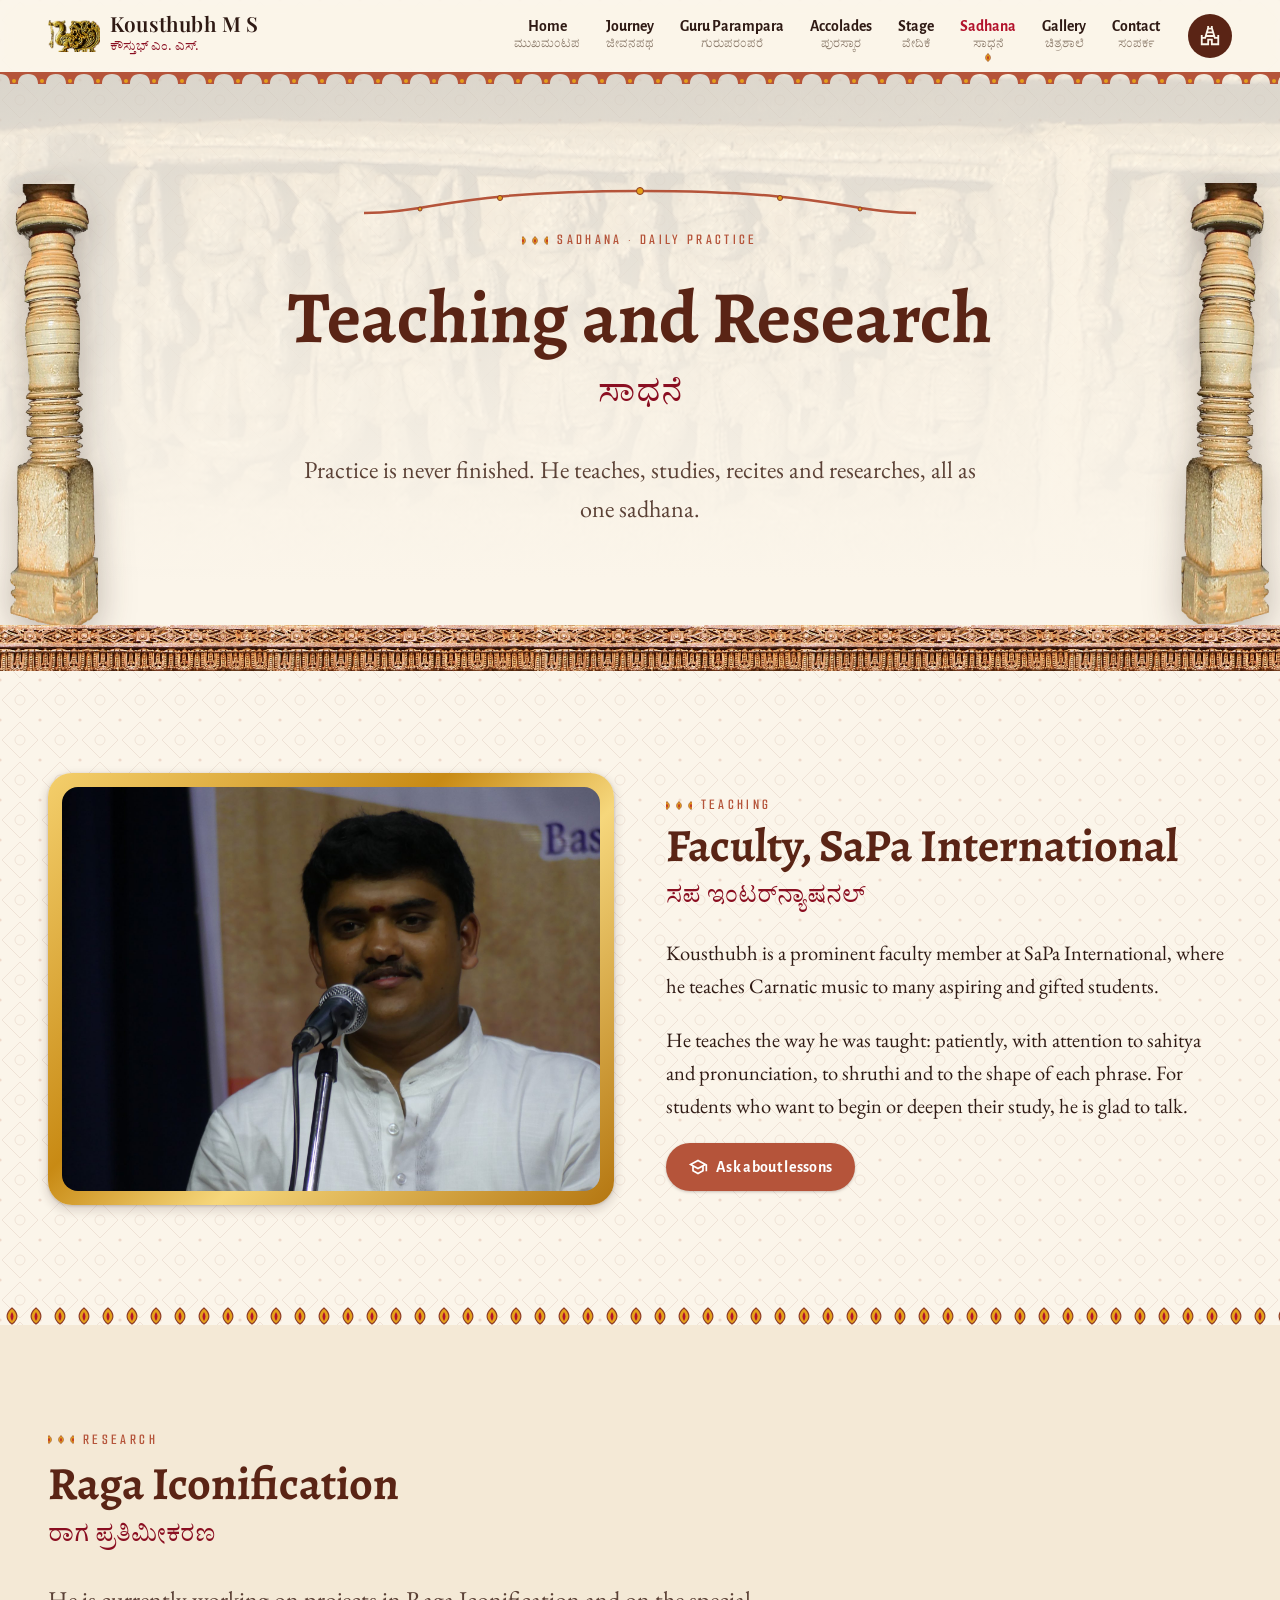
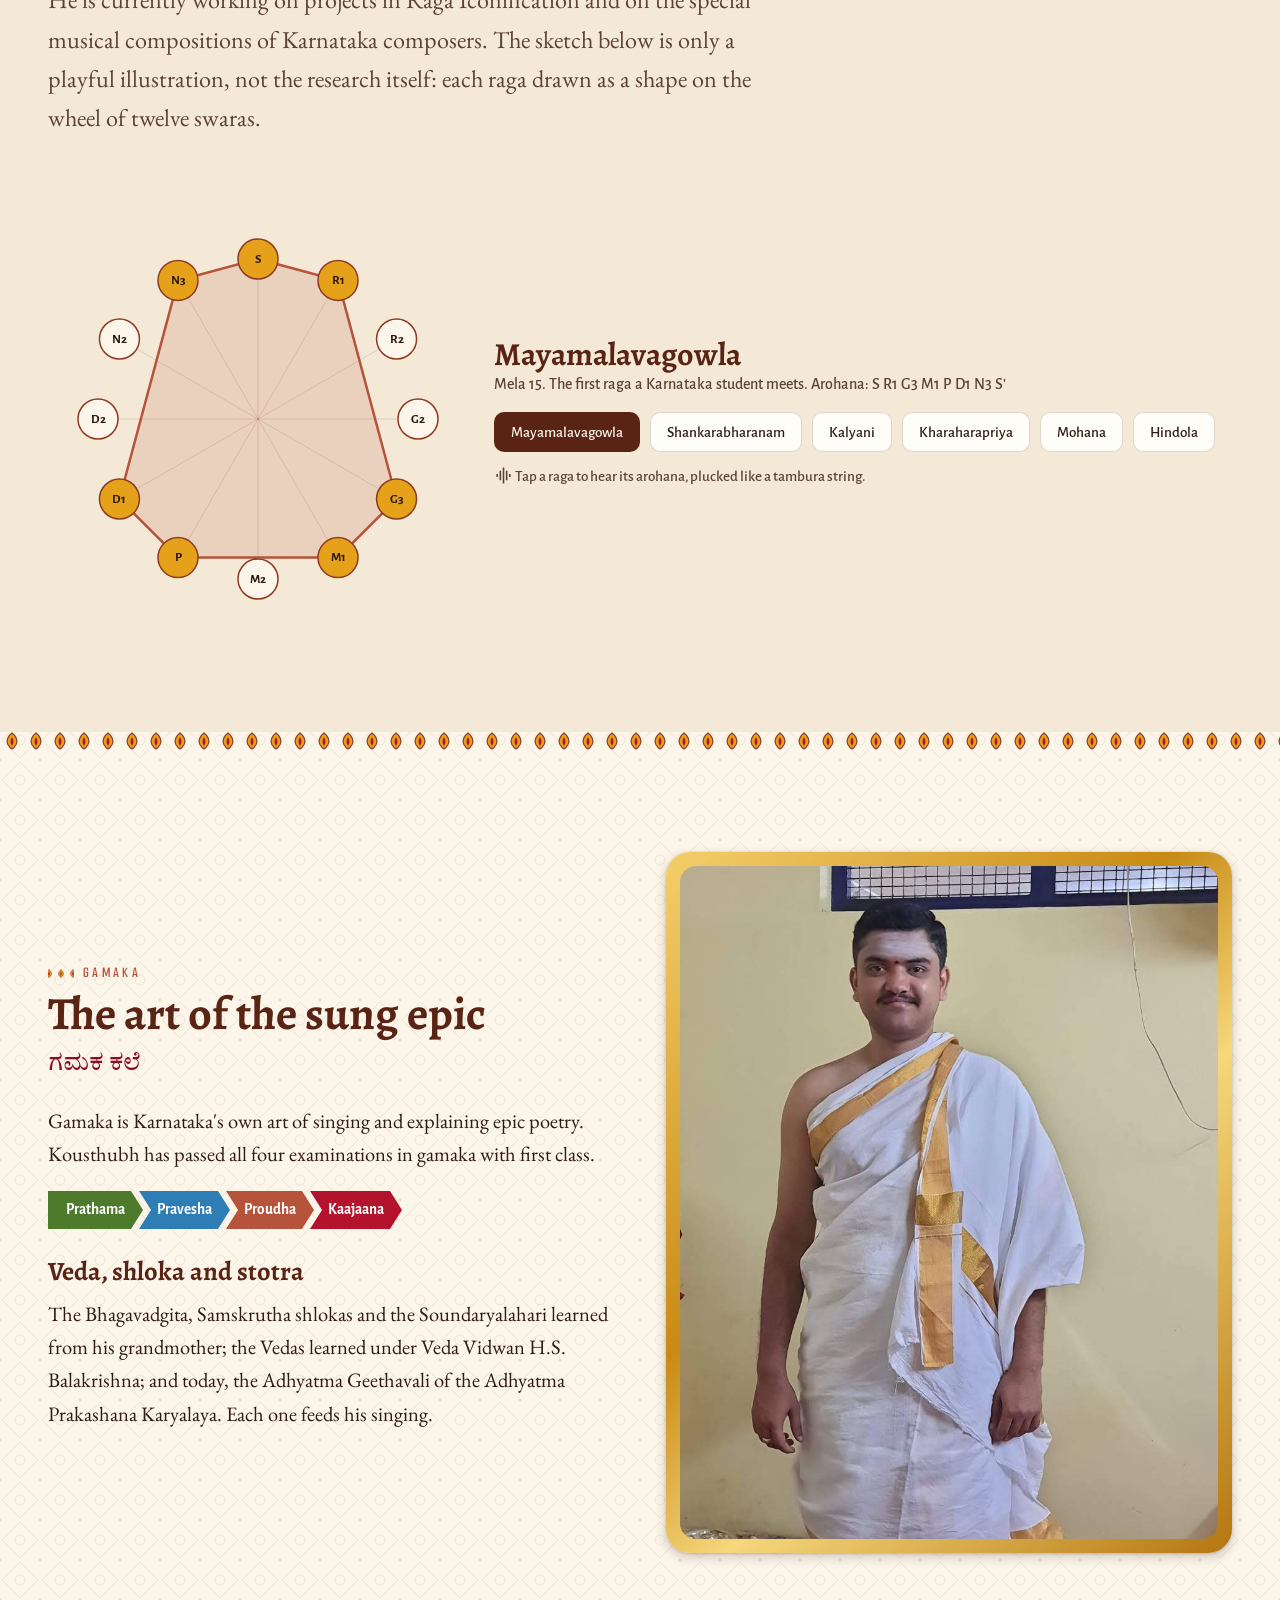
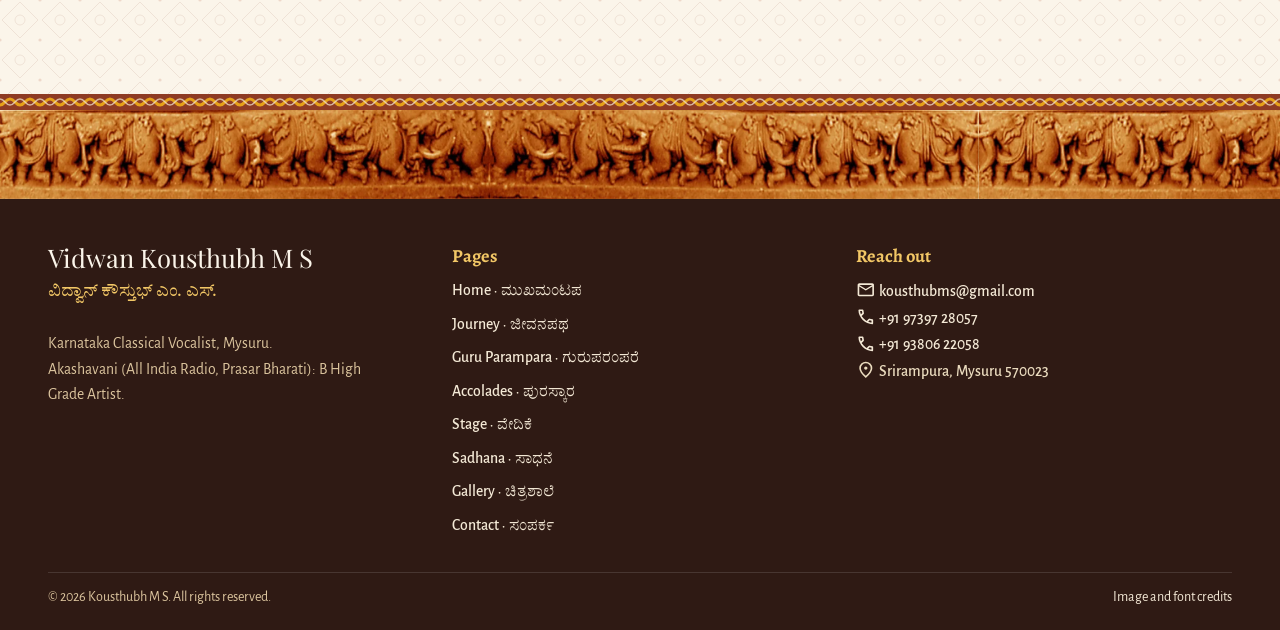
<file: sadhana.html>
<!doctype html>
<html lang="en">
<head>
<meta charset="utf-8">
<meta name="viewport" content="width=device-width, initial-scale=1">
<title>Sadhana | Kousthubh M S</title>
<meta name="description" content="Teaching at SaPa International, gamaka, Vedic learning and research into Raga Iconification by Kousthubh M S.">
<meta name="theme-color" content="#B5543A">
<link rel="canonical" href="https://kousthub.in/sadhana.html">
<meta property="og:type" content="website">
<meta property="og:title" content="Sadhana | Kousthubh M S">
<meta property="og:description" content="Teaching at SaPa International, gamaka, Vedic learning and research into Raga Iconification by Kousthubh M S.">
<meta property="og:url" content="https://kousthub.in/sadhana.html">
<meta property="og:image" content="https://kousthub.in/assets/img/photos/traditional-attire.jpg">
<meta name="twitter:card" content="summary_large_image">
<link rel="icon" href="assets/img/favicon.svg" type="image/svg+xml">
<link rel="preconnect" href="https://fonts.googleapis.com">
<link rel="preconnect" href="https://fonts.gstatic.com" crossorigin>
<link rel="stylesheet" href="https://fonts.googleapis.com/css2?family=Alegreya:ital,wght@0,400..900;1,400..700&family=Alegreya+Sans:ital,wght@0,300;0,400;0,500;0,700;1,400&family=Benne&family=EB+Garamond:ital,wght@0,400..800;1,400..800&family=Playfair+Display:ital,wght@0,400..900;1,400..700&family=Smooch+Sans:wght@300..800&family=Tiro+Kannada:ital@0;1&display=swap">
<link rel="stylesheet" href="assets/css/site.css">

</head>
<body>
<a class="skip" href="#main">Skip to content</a>
<header class="topbar">
  <div class="wrap inner">
    <a class="brand" href="index.html" aria-label="Kousthubh M S, home">
      <img src="assets/img/ornament/hamsa.webp" alt="" width="52" height="33">
      <span class="nm">Kousthubh M S<small lang="kn">ಕೌಸ್ತುಭ್ ಎಂ. ಎಸ್.</small></span>
    </a>
    <nav class="mainnav" aria-label="Main"><ul><li><a href="index.html">Home<span lang="kn">ಮುಖಮಂಟಪ</span></a></li><li><a href="about.html">Journey<span lang="kn">ಜೀವನಪಥ</span></a></li><li><a href="guru-parampara.html">Guru Parampara<span lang="kn">ಗುರುಪರಂಪರೆ</span></a></li><li><a href="accolades.html">Accolades<span lang="kn">ಪುರಸ್ಕಾರ</span></a></li><li><a href="stage.html">Stage<span lang="kn">ವೇದಿಕೆ</span></a></li><li><a href="sadhana.html" aria-current="page">Sadhana<span lang="kn">ಸಾಧನೆ</span></a></li><li><a href="gallery.html">Gallery<span lang="kn">ಚಿತ್ರಶಾಲೆ</span></a></li><li><a href="contact.html">Contact<span lang="kn">ಸಂಪರ್ಕ</span></a></li></ul></nav>
    <button class="gopura-btn" type="button" aria-haspopup="dialog" aria-expanded="false" aria-controls="gopura"><svg class="ic" aria-hidden="true" focusable="false" fill="currentColor" xmlns="http://www.w3.org/2000/svg" viewBox="0 -960 960 960"><path d="M80-80v-440h80v80h80l119-395v-85h80v80h81v-80h80v80l120 400h80v-80h80v440H520v-200h-80v200H80Zm268-440h264l-24-80H372l-24 80Zm48-160h168l-24-80H420l-24 80ZM160-160h200v-200h240v200h200v-200H660l-24-80H324l-24 80H160v200Zm320-300Z"/></svg><span class="lbl">Gopura</span><span class="sr">Open site menu</span></button>
  </div>
</header>
<div class="gopura" id="gopura" role="dialog" aria-modal="true" aria-label="Site menu shaped as a gopura" aria-hidden="true">
  <div class="sky"></div>
  <button class="icon-btn close" type="button" aria-label="Close menu"><svg class="ic" aria-hidden="true" focusable="false" fill="currentColor" xmlns="http://www.w3.org/2000/svg" viewBox="0 -960 960 960"><path d="m256-200-56-56 224-224-224-224 56-56 224 224 224-224 56 56-224 224 224 224-56 56-224-224-224 224Z"/></svg></button>
  <nav aria-label="Gopura">
    <div class="kalasha" aria-hidden="true"><i></i><i></i><i></i><i></i><i></i></div>
    <div class="shala" aria-hidden="true"></div>
    <ol><li style="--i:1"><a class="tier" style="--tc:var(--terracotta-900)" href="contact.html"><span class="en">Contact</span><span class="knl" lang="kn">ಸಂಪರ್ಕ</span></a></li><li style="--i:2"><a class="tier" style="--tc:var(--kumkuma)" href="gallery.html"><span class="en">Gallery</span><span class="knl" lang="kn">ಚಿತ್ರಶಾಲೆ</span></a></li><li style="--i:3"><a class="tier" style="--tc:var(--neeli-900)" href="sadhana.html" aria-current="page"><span class="en">Sadhana</span><span class="knl" lang="kn">ಸಾಧನೆ</span></a></li><li style="--i:4"><a class="tier" style="--tc:var(--leaf)" href="stage.html"><span class="en">Stage</span><span class="knl" lang="kn">ವೇದಿಕೆ</span></a></li><li style="--i:5"><a class="tier" style="--tc:#9a6a12" href="accolades.html"><span class="en">Accolades</span><span class="knl" lang="kn">ಪುರಸ್ಕಾರ</span></a></li><li style="--i:6"><a class="tier" style="--tc:var(--terracotta-700)" href="guru-parampara.html"><span class="en">Guru Parampara</span><span class="knl" lang="kn">ಗುರುಪರಂಪರೆ</span></a></li><li style="--i:7"><a class="tier" style="--tc:var(--kumkuma-700)" href="about.html"><span class="en">Journey</span><span class="knl" lang="kn">ಜೀವನಪಥ</span></a></li><li style="--i:8"><a class="tier" style="--tc:var(--terracotta)" href="index.html"><span class="en">Home</span><span class="knl" lang="kn">ಮುಖಮಂಟಪ</span></a></li></ol>
    <div class="dvara"><a href="index.html" aria-label="Enter through the doorway: home">Mahadvara</a></div>
    <p class="hint">Climb the gopura. Each tier is a page.</p>
  </nav>
</div>
<main id="main">
<section class="page-hero">
  <div class="bg" style="background-image:url('assets/img/ornament/frieze-figures.jpg')"></div>
  <div class="pillar l" aria-hidden="true"></div><div class="pillar r" aria-hidden="true"></div>
  <div class="wrap">
    <div class="torana" aria-hidden="true"></div>
    <span class="eyebrow">Sadhana · daily practice</span>
    <h1>Teaching and Research<span class="kn-sub" lang="kn">ಸಾಧನೆ</span></h1>
    <p class="lede">Practice is never finished. He teaches, studies, recites and researches, all as one sadhana.</p>
  </div>
</section>
<div class="band-strip" aria-hidden="true"></div>

<section class="section">
  <div class="wrap split">
    <div class="gold-frame reveal"><img src="assets/img/photos/at-the-mic.jpg" alt="Kousthubh singing at a microphone in a white kurta" loading="lazy"></div>
    <div>
      <span class="eyebrow">Teaching</span>
      <h2>Faculty, SaPa International<span class="kn-sub" lang="kn">ಸಪ ಇಂಟರ್‌ನ್ಯಾಷನಲ್</span></h2>
      <p>Kousthubh is a prominent faculty member at SaPa International, where he teaches Carnatic music to many aspiring and gifted students.</p>
      <p>He teaches the way he was taught: patiently, with attention to sahitya and pronunciation, to shruthi and to the shape of each phrase. For students who want to begin or deepen their study, he is glad to talk.</p>
      <a class="btn" href="contact.html"><svg class="ic" aria-hidden="true" focusable="false" fill="currentColor" xmlns="http://www.w3.org/2000/svg" viewBox="0 -960 960 960"><path d="M480-120 200-272v-240L40-600l440-240 440 240v320h-80v-276l-80 44v240L480-120Zm0-332 274-148-274-148-274 148 274 148Zm0 241 200-108v-151L480-360 280-470v151l200 108Zm0-241Zm0 90Zm0 0Z"/></svg> Ask about lessons</a>
    </div>
  </div>
</section>
<div class="band-petal" aria-hidden="true"></div>
<section class="section tint" id="ragas">
  <div class="wrap">
    <div class="section-head"><span class="eyebrow">Research</span><h2>Raga Iconification<span class="kn-sub" lang="kn">ರಾಗ ಪ್ರತಿಮೀಕರಣ</span></h2>
    <p class="lede">He is currently working on projects in Raga Iconification and on the special musical compositions of Karnataka composers. The sketch below is only a playful illustration, not the research itself: each raga drawn as a shape on the wheel of twelve swaras.</p></div>
    <div class="raga-lab">
      <svg class="raga-wheel" id="raga-wheel" viewBox="0 0 420 420" role="img" aria-label="Twelve swarasthanas arranged in a circle; the selected raga is drawn as a polygon joining its swaras"></svg>
      <div>
        <div class="raga-name" id="raga-name" aria-live="polite">Mayamalavagowla</div>
        <p class="raga-meta" id="raga-meta"></p>
        <div class="chips" role="group" aria-label="Choose a raga to draw and hear its arohana"><button class="chip" type="button" data-raga="mayamalavagowla" aria-pressed="false">Mayamalavagowla</button><button class="chip" type="button" data-raga="shankarabharanam" aria-pressed="false">Shankarabharanam</button><button class="chip" type="button" data-raga="kalyani" aria-pressed="false">Kalyani</button><button class="chip" type="button" data-raga="kharaharapriya" aria-pressed="false">Kharaharapriya</button><button class="chip" type="button" data-raga="mohana" aria-pressed="false">Mohana</button><button class="chip" type="button" data-raga="hindola" aria-pressed="false">Hindola</button></div>
        <p style="font:500 .95rem var(--f-ui);color:var(--muted);margin-top:14px"><svg class="ic" aria-hidden="true" focusable="false" fill="currentColor" xmlns="http://www.w3.org/2000/svg" viewBox="0 -960 960 960"><path d="M280-240v-480h80v480h-80ZM440-80v-800h80v800h-80ZM120-400v-160h80v160h-80Zm480 160v-480h80v480h-80Zm160-160v-160h80v160h-80Z"/></svg> Tap a raga to hear its arohana, plucked like a tambura string.</p>
      </div>
    </div>
  </div>
</section>
<div class="band-petal" aria-hidden="true"></div>
<section class="section">
  <div class="wrap split r">
    <div class="gold-frame reveal"><img src="assets/img/photos/traditional-attire.jpg" alt="Kousthubh in traditional white panche and uttariya" loading="lazy" style="aspect-ratio:4/5;object-fit:cover"></div>
    <div>
      <span class="eyebrow">Gamaka</span>
      <h2>The art of the sung epic<span class="kn-sub" lang="kn">ಗಮಕ ಕಲೆ</span></h2>
      <p>Gamaka is Karnataka's own art of singing and explaining epic poetry. Kousthubh has passed all four examinations in gamaka with first class.</p>
      <div class="gamaka-steps" aria-label="Four gamaka examinations, each passed in first class">
        <span style="--c:var(--leaf)">Prathama</span><span style="--c:var(--neeli)">Pravesha</span><span style="--c:var(--terracotta)">Proudha</span><span style="--c:var(--kumkuma)">Kaajaana</span>
      </div>
      <h3 style="margin-top:28px">Veda, shloka and stotra</h3>
      <p>The Bhagavadgita, Samskrutha shlokas and the Soundaryalahari learned from his grandmother; the Vedas learned under Veda Vidwan H.S. Balakrishna; and today, the Adhyatma Geethavali of the Adhyatma Prakashana Karyalaya. Each one feeds his singing.</p>
    </div>
  </div>
</section>
</main>
<footer class="site-foot">
  <div class="plinth-cap"></div>
  <div class="plinth" role="img" aria-label="Carved elephant frieze, the base course of a Karnataka temple"></div>
  <div class="wrap">
    <div class="cols">
      <div>
        <p class="brandline">Vidwan Kousthubh M S<small lang="kn">ವಿದ್ವಾನ್ ಕೌಸ್ತುಭ್ ಎಂ. ಎಸ್.</small></p>
        <p style="font-family:var(--f-ui);font-size:.98rem;color:var(--sand-300)">Karnataka Classical Vocalist, Mysuru.<br>Akashavani (All India Radio, Prasar Bharati): B High Grade Artist.</p>
      </div>
      <div><h4>Pages</h4><ul><li><a href="index.html">Home <span lang="kn" class="kn">· ಮುಖಮಂಟಪ</span></a></li><li><a href="about.html">Journey <span lang="kn" class="kn">· ಜೀವನಪಥ</span></a></li><li><a href="guru-parampara.html">Guru Parampara <span lang="kn" class="kn">· ಗುರುಪರಂಪರೆ</span></a></li><li><a href="accolades.html">Accolades <span lang="kn" class="kn">· ಪುರಸ್ಕಾರ</span></a></li><li><a href="stage.html">Stage <span lang="kn" class="kn">· ವೇದಿಕೆ</span></a></li><li><a href="sadhana.html">Sadhana <span lang="kn" class="kn">· ಸಾಧನೆ</span></a></li><li><a href="gallery.html">Gallery <span lang="kn" class="kn">· ಚಿತ್ರಶಾಲೆ</span></a></li><li><a href="contact.html">Contact <span lang="kn" class="kn">· ಸಂಪರ್ಕ</span></a></li></ul></div>
      <div class="contact-mini">
        <h4>Reach out</h4>
        <ul>
          <li><a href="mailto:kousthubms@gmail.com"><svg class="ic" aria-hidden="true" focusable="false" fill="currentColor" xmlns="http://www.w3.org/2000/svg" viewBox="0 -960 960 960"><path d="M160-160q-33 0-56.5-23.5T80-240v-480q0-33 23.5-56.5T160-800h640q33 0 56.5 23.5T880-720v480q0 33-23.5 56.5T800-160H160Zm320-280L160-640v400h640v-400L480-440Zm0-80 320-200H160l320 200ZM160-640v-80 480-400Z"/></svg> kousthubms@gmail.com</a></li>
          <li><a href="tel:+919739728057"><svg class="ic" aria-hidden="true" focusable="false" fill="currentColor" xmlns="http://www.w3.org/2000/svg" viewBox="0 -960 960 960"><path d="M798-120q-125 0-247-54.5T329-329Q229-429 174.5-551T120-798q0-18 12-30t30-12h162q14 0 25 9.5t13 22.5l26 140q2 16-1 27t-11 19l-97 98q20 37 47.5 71.5T387-386q31 31 65 57.5t72 48.5l94-94q9-9 23.5-13.5T670-390l138 28q14 4 23 14.5t9 23.5v162q0 18-12 30t-30 12ZM241-600l66-66-17-94h-89q5 41 14 81t26 79Zm358 358q39 17 79.5 27t81.5 13v-88l-94-19-67 67ZM241-600Zm358 358Z"/></svg> +91 97397 28057</a></li>
          <li><a href="tel:+919380622058"><svg class="ic" aria-hidden="true" focusable="false" fill="currentColor" xmlns="http://www.w3.org/2000/svg" viewBox="0 -960 960 960"><path d="M798-120q-125 0-247-54.5T329-329Q229-429 174.5-551T120-798q0-18 12-30t30-12h162q14 0 25 9.5t13 22.5l26 140q2 16-1 27t-11 19l-97 98q20 37 47.5 71.5T387-386q31 31 65 57.5t72 48.5l94-94q9-9 23.5-13.5T670-390l138 28q14 4 23 14.5t9 23.5v162q0 18-12 30t-30 12ZM241-600l66-66-17-94h-89q5 41 14 81t26 79Zm358 358q39 17 79.5 27t81.5 13v-88l-94-19-67 67ZM241-600Zm358 358Z"/></svg> +91 93806 22058</a></li>
          <li><svg class="ic" aria-hidden="true" focusable="false" fill="currentColor" xmlns="http://www.w3.org/2000/svg" viewBox="0 -960 960 960"><path d="M480-480q33 0 56.5-23.5T560-560q0-33-23.5-56.5T480-640q-33 0-56.5 23.5T400-560q0 33 23.5 56.5T480-480Zm0 294q122-112 181-203.5T720-552q0-109-69.5-178.5T480-800q-101 0-170.5 69.5T240-552q0 71 59 162.5T480-186Zm0 106Q319-217 239.5-334.5T160-552q0-150 96.5-239T480-880q127 0 223.5 89T800-552q0 100-79.5 217.5T480-80Zm0-480Z"/></svg> Srirampura, Mysuru 570023</li>
        </ul>
      </div>
    </div>
    <div class="legal">
      <span>© <span data-year>2026</span> Kousthubh M S. All rights reserved.</span>
      <span><a href="credits.html">Image and font credits</a></span>
    </div>
  </div>
</footer>
<script src="assets/js/site.js" defer></script>
</body>
</html>
</file>
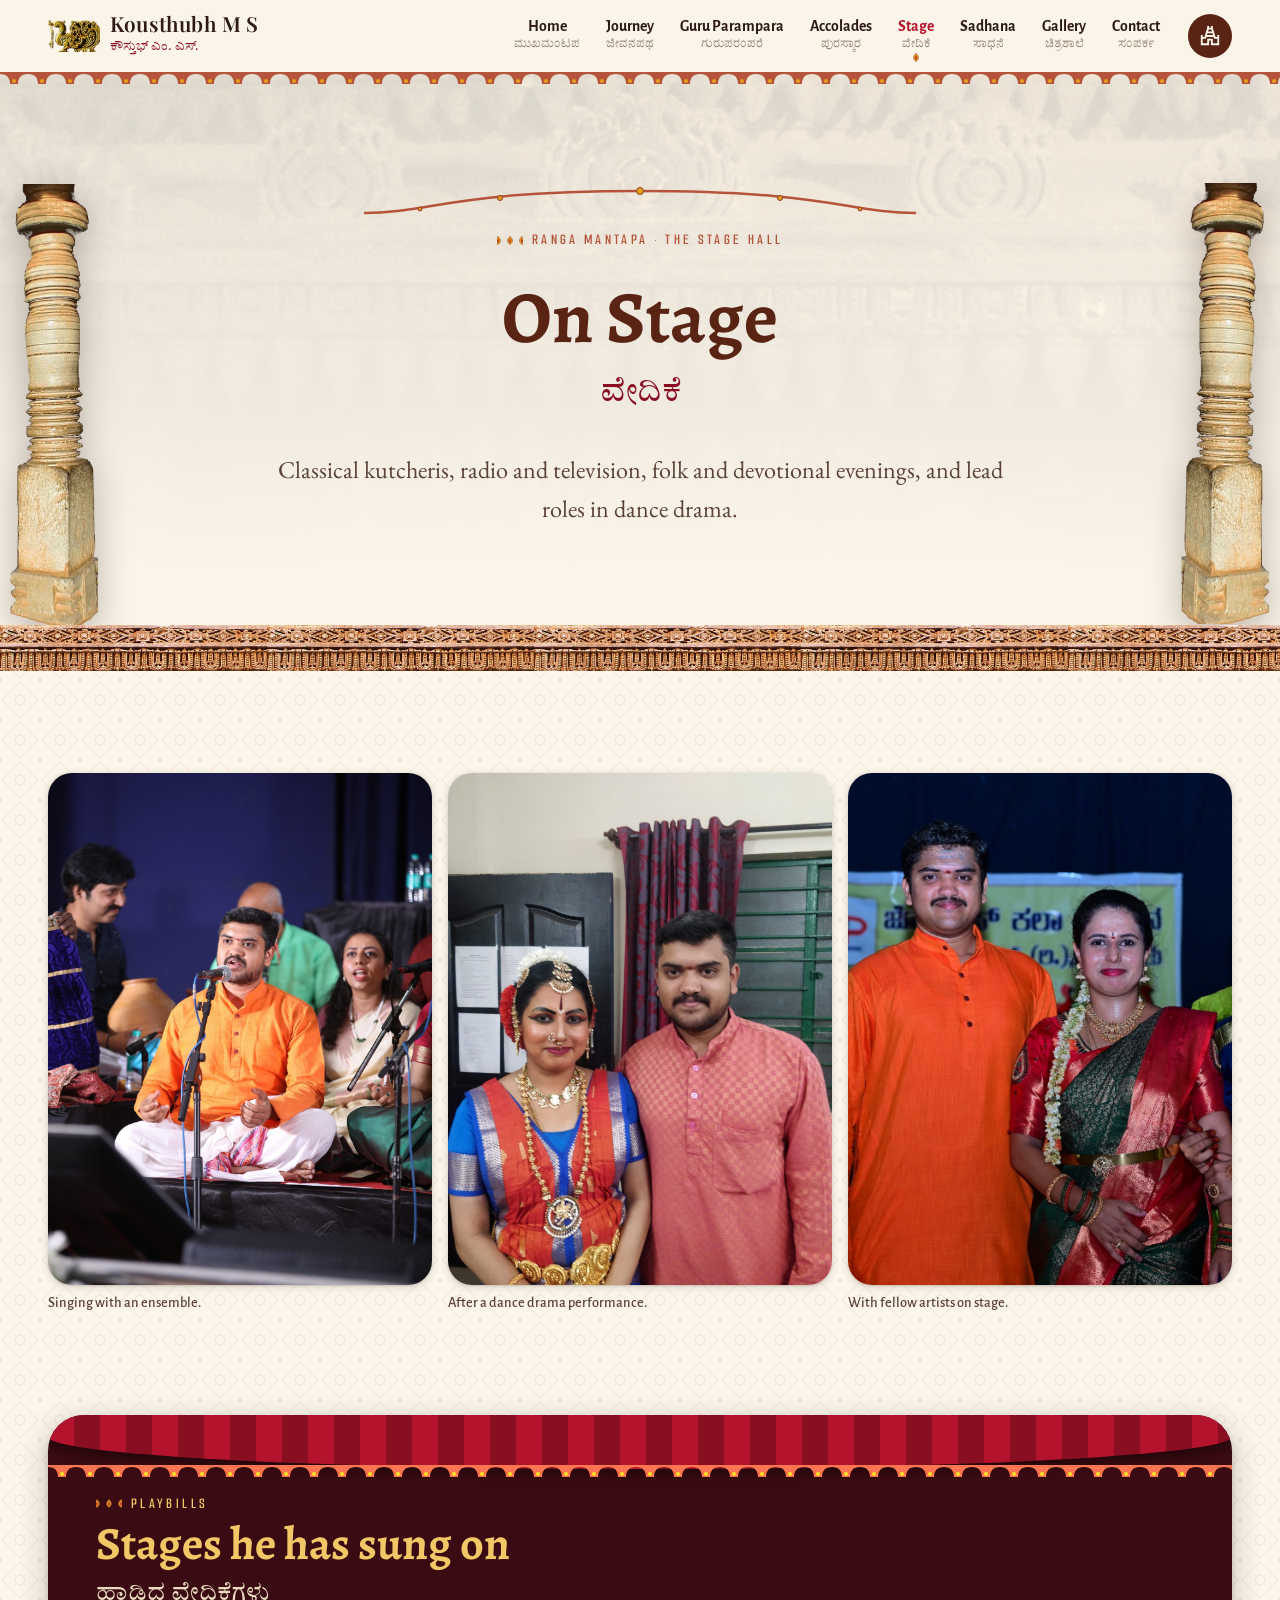
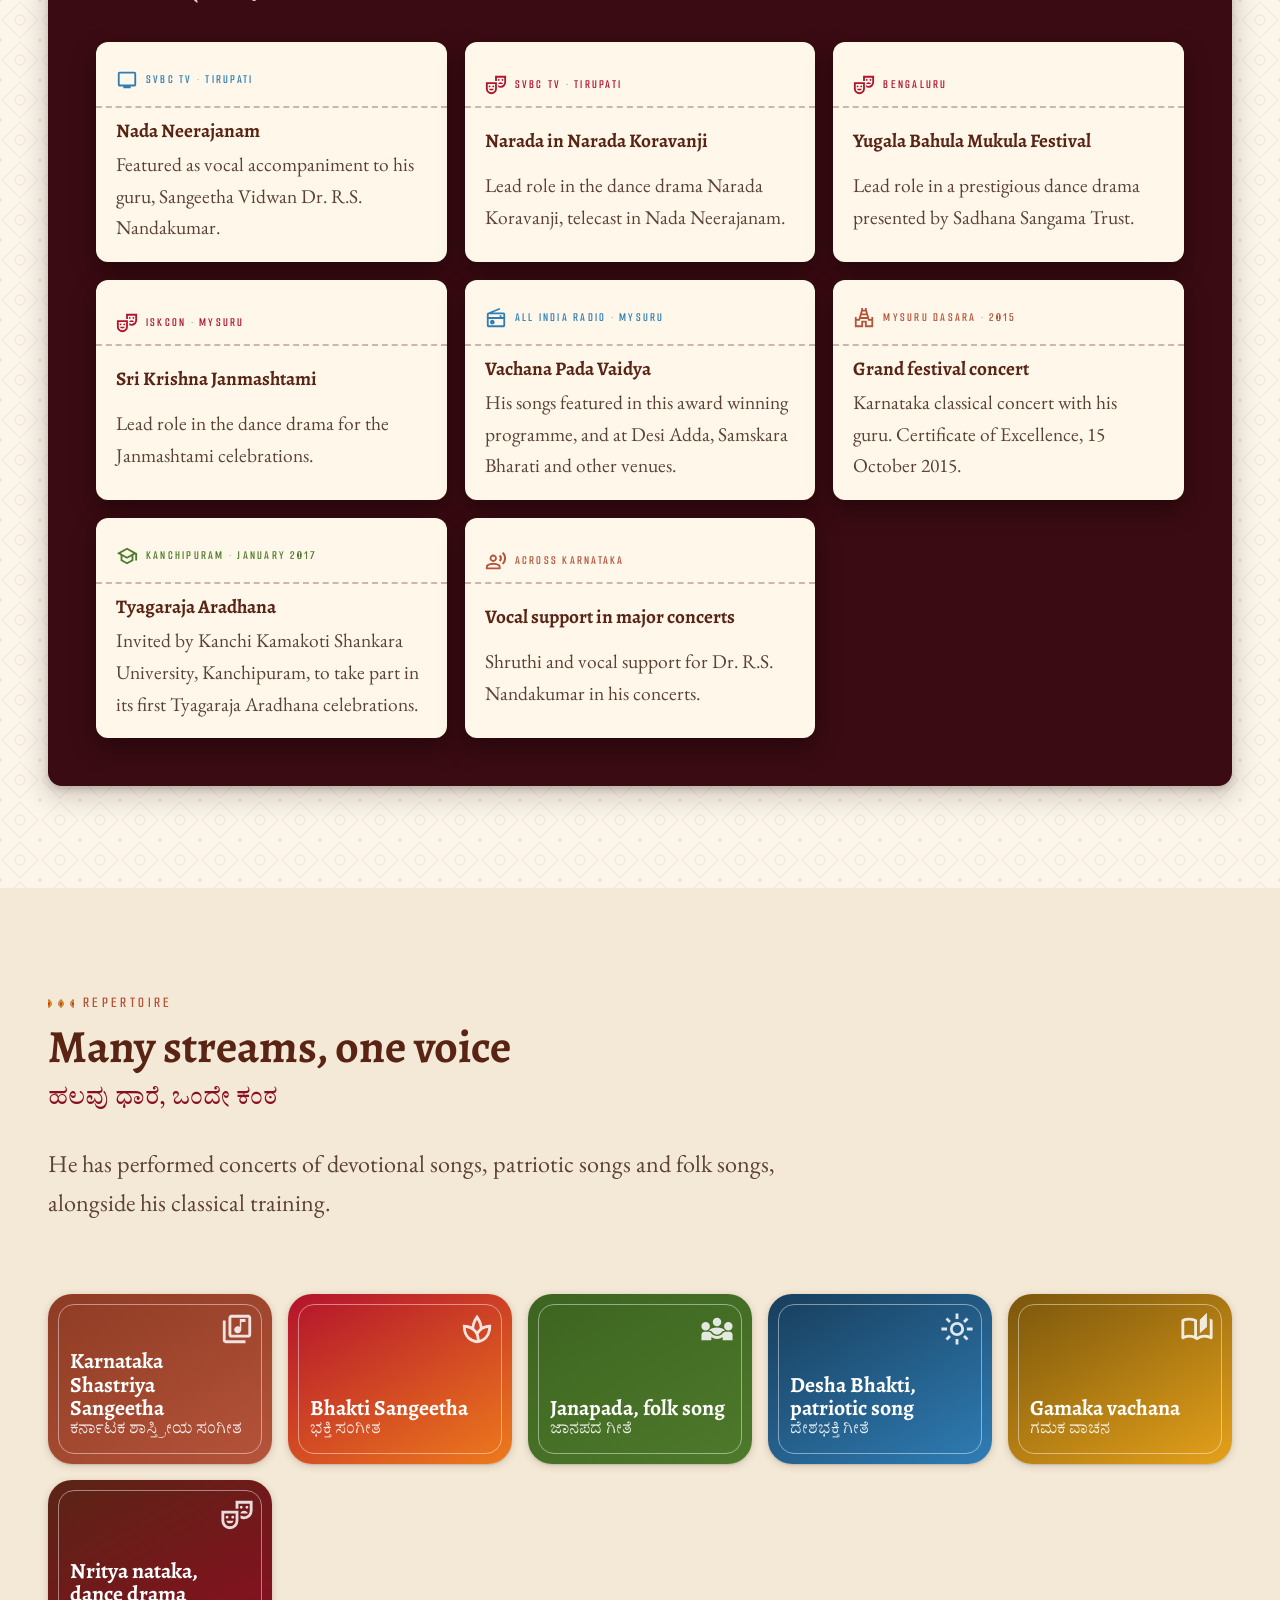
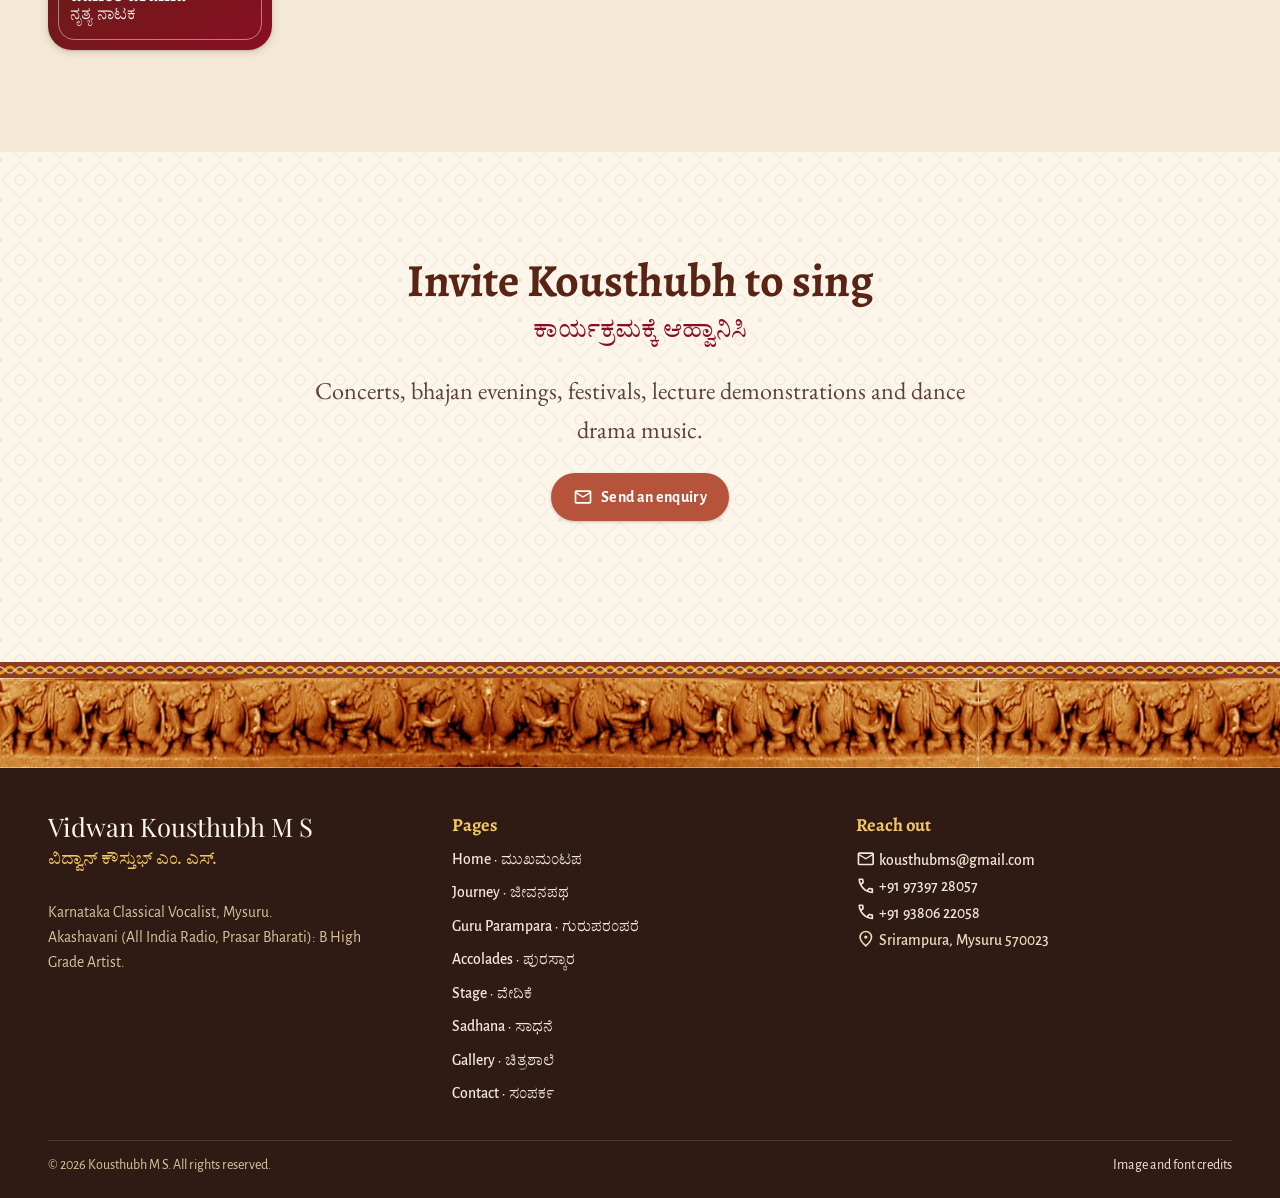
<file: stage.html>
<!doctype html>
<html lang="en">
<head>
<meta charset="utf-8">
<meta name="viewport" content="width=device-width, initial-scale=1">
<title>Stage | Kousthubh M S</title>
<meta name="description" content="Concerts, television, radio and dance drama by Karnataka classical vocalist Kousthubh M S.">
<meta name="theme-color" content="#B5543A">
<link rel="canonical" href="https://kousthub.in/stage.html">
<meta property="og:type" content="website">
<meta property="og:title" content="Stage | Kousthubh M S">
<meta property="og:description" content="Concerts, television, radio and dance drama by Karnataka classical vocalist Kousthubh M S.">
<meta property="og:url" content="https://kousthub.in/stage.html">
<meta property="og:image" content="https://kousthub.in/assets/img/photos/concert-orange.jpg">
<meta name="twitter:card" content="summary_large_image">
<link rel="icon" href="assets/img/favicon.svg" type="image/svg+xml">
<link rel="preconnect" href="https://fonts.googleapis.com">
<link rel="preconnect" href="https://fonts.gstatic.com" crossorigin>
<link rel="stylesheet" href="https://fonts.googleapis.com/css2?family=Alegreya:ital,wght@0,400..900;1,400..700&family=Alegreya+Sans:ital,wght@0,300;0,400;0,500;0,700;1,400&family=Benne&family=EB+Garamond:ital,wght@0,400..800;1,400..800&family=Playfair+Display:ital,wght@0,400..900;1,400..700&family=Smooch+Sans:wght@300..800&family=Tiro+Kannada:ital@0;1&display=swap">
<link rel="stylesheet" href="assets/css/site.css">

</head>
<body>
<a class="skip" href="#main">Skip to content</a>
<header class="topbar">
  <div class="wrap inner">
    <a class="brand" href="index.html" aria-label="Kousthubh M S, home">
      <img src="assets/img/ornament/hamsa.webp" alt="" width="52" height="33">
      <span class="nm">Kousthubh M S<small lang="kn">ಕೌಸ್ತುಭ್ ಎಂ. ಎಸ್.</small></span>
    </a>
    <nav class="mainnav" aria-label="Main"><ul><li><a href="index.html">Home<span lang="kn">ಮುಖಮಂಟಪ</span></a></li><li><a href="about.html">Journey<span lang="kn">ಜೀವನಪಥ</span></a></li><li><a href="guru-parampara.html">Guru Parampara<span lang="kn">ಗುರುಪರಂಪರೆ</span></a></li><li><a href="accolades.html">Accolades<span lang="kn">ಪುರಸ್ಕಾರ</span></a></li><li><a href="stage.html" aria-current="page">Stage<span lang="kn">ವೇದಿಕೆ</span></a></li><li><a href="sadhana.html">Sadhana<span lang="kn">ಸಾಧನೆ</span></a></li><li><a href="gallery.html">Gallery<span lang="kn">ಚಿತ್ರಶಾಲೆ</span></a></li><li><a href="contact.html">Contact<span lang="kn">ಸಂಪರ್ಕ</span></a></li></ul></nav>
    <button class="gopura-btn" type="button" aria-haspopup="dialog" aria-expanded="false" aria-controls="gopura"><svg class="ic" aria-hidden="true" focusable="false" fill="currentColor" xmlns="http://www.w3.org/2000/svg" viewBox="0 -960 960 960"><path d="M80-80v-440h80v80h80l119-395v-85h80v80h81v-80h80v80l120 400h80v-80h80v440H520v-200h-80v200H80Zm268-440h264l-24-80H372l-24 80Zm48-160h168l-24-80H420l-24 80ZM160-160h200v-200h240v200h200v-200H660l-24-80H324l-24 80H160v200Zm320-300Z"/></svg><span class="lbl">Gopura</span><span class="sr">Open site menu</span></button>
  </div>
</header>
<div class="gopura" id="gopura" role="dialog" aria-modal="true" aria-label="Site menu shaped as a gopura" aria-hidden="true">
  <div class="sky"></div>
  <button class="icon-btn close" type="button" aria-label="Close menu"><svg class="ic" aria-hidden="true" focusable="false" fill="currentColor" xmlns="http://www.w3.org/2000/svg" viewBox="0 -960 960 960"><path d="m256-200-56-56 224-224-224-224 56-56 224 224 224-224 56 56-224 224 224 224-56 56-224-224-224 224Z"/></svg></button>
  <nav aria-label="Gopura">
    <div class="kalasha" aria-hidden="true"><i></i><i></i><i></i><i></i><i></i></div>
    <div class="shala" aria-hidden="true"></div>
    <ol><li style="--i:1"><a class="tier" style="--tc:var(--terracotta-900)" href="contact.html"><span class="en">Contact</span><span class="knl" lang="kn">ಸಂಪರ್ಕ</span></a></li><li style="--i:2"><a class="tier" style="--tc:var(--kumkuma)" href="gallery.html"><span class="en">Gallery</span><span class="knl" lang="kn">ಚಿತ್ರಶಾಲೆ</span></a></li><li style="--i:3"><a class="tier" style="--tc:var(--neeli-900)" href="sadhana.html"><span class="en">Sadhana</span><span class="knl" lang="kn">ಸಾಧನೆ</span></a></li><li style="--i:4"><a class="tier" style="--tc:var(--leaf)" href="stage.html" aria-current="page"><span class="en">Stage</span><span class="knl" lang="kn">ವೇದಿಕೆ</span></a></li><li style="--i:5"><a class="tier" style="--tc:#9a6a12" href="accolades.html"><span class="en">Accolades</span><span class="knl" lang="kn">ಪುರಸ್ಕಾರ</span></a></li><li style="--i:6"><a class="tier" style="--tc:var(--terracotta-700)" href="guru-parampara.html"><span class="en">Guru Parampara</span><span class="knl" lang="kn">ಗುರುಪರಂಪರೆ</span></a></li><li style="--i:7"><a class="tier" style="--tc:var(--kumkuma-700)" href="about.html"><span class="en">Journey</span><span class="knl" lang="kn">ಜೀವನಪಥ</span></a></li><li style="--i:8"><a class="tier" style="--tc:var(--terracotta)" href="index.html"><span class="en">Home</span><span class="knl" lang="kn">ಮುಖಮಂಟಪ</span></a></li></ol>
    <div class="dvara"><a href="index.html" aria-label="Enter through the doorway: home">Mahadvara</a></div>
    <p class="hint">Climb the gopura. Each tier is a page.</p>
  </nav>
</div>
<main id="main">
<section class="page-hero">
  <div class="bg" style="background-image:url('assets/img/ornament/eave-kudu.jpg')"></div>
  <div class="pillar l" aria-hidden="true"></div><div class="pillar r" aria-hidden="true"></div>
  <div class="wrap">
    <div class="torana" aria-hidden="true"></div>
    <span class="eyebrow">Ranga mantapa · the stage hall</span>
    <h1>On Stage<span class="kn-sub" lang="kn">ವೇದಿಕೆ</span></h1>
    <p class="lede">Classical kutcheris, radio and television, folk and devotional evenings, and lead roles in dance drama.</p>
  </div>
</section>
<div class="band-strip" aria-hidden="true"></div>

<section class="section">
  <div class="wrap">
    <div class="photo-duo">
      <figure class="reveal"><img class="tall" src="assets/img/photos/concert-orange.jpg" alt="Kousthubh in a saffron kurta singing seated cross legged with an ensemble" loading="lazy"><figcaption>Singing with an ensemble.</figcaption></figure>
      <figure class="reveal"><img class="tall" src="assets/img/photos/with-dancer.jpg" alt="Kousthubh beside a Bharatanatyam dancer in full costume" loading="lazy"><figcaption>After a dance drama performance.</figcaption></figure>
      <figure class="reveal"><img class="tall" src="assets/img/photos/dance-drama-stage.jpg" alt="Kousthubh in a saffron kurta on stage with two dancers" loading="lazy" style="object-position:30% 50%"><figcaption>With fellow artists on stage.</figcaption></figure>
    </div>
  </div>
</section>
<section class="section" style="padding-top:0">
  <div class="wrap">
    <div class="curtain">
      <span class="eyebrow" style="color:var(--arishina-300)">Playbills</span>
      <h2>Stages he has sung on<span class="kn-sub" lang="kn" style="color:var(--sand-200)">ಹಾಡಿದ ವೇದಿಕೆಗಳು</span></h2>
      <div class="bills"><article class="bill reveal" style="--c:var(--neeli)"><span class="where"><svg class="ic" aria-hidden="true" focusable="false" fill="currentColor" xmlns="http://www.w3.org/2000/svg" viewBox="0 -960 960 960"><path d="M320-120v-80H160q-33 0-56.5-23.5T80-280v-480q0-33 23.5-56.5T160-840h640q33 0 56.5 23.5T880-760v480q0 33-23.5 56.5T800-200H640v80H320ZM160-280h640v-480H160v480Zm0 0v-480 480Z"/></svg>SVBC TV · Tirupati</span><h3>Nada Neerajanam</h3><p>Featured as vocal accompaniment to his guru, Sangeetha Vidwan Dr. R.S. Nandakumar.</p></article><article class="bill reveal" style="--c:var(--kumkuma)"><span class="where"><svg class="ic" aria-hidden="true" focusable="false" fill="currentColor" xmlns="http://www.w3.org/2000/svg" viewBox="0 -960 960 960"><path d="M760-660q17 0 28.5-11.5T800-700q0-17-11.5-28.5T760-740q-17 0-28.5 11.5T720-700q0 17 11.5 28.5T760-660Zm-160 0q17 0 28.5-11.5T640-700q0-17-11.5-28.5T600-740q-17 0-28.5 11.5T560-700q0 17 11.5 28.5T600-660Zm-20 136h200q0-35-30.5-55.5T680-600q-39 0-69.5 20.5T580-524ZM280-80q-100 0-170-70T40-320v-280h480v280q0 100-70 170T280-80Zm0-80q66 0 113-47t47-113v-200H120v200q0 66 47 113t113 47Zm400-200q-26 0-51.5-5.5T580-382v-94q22 17 47.5 26.5T680-440q66 0 113-47t47-113v-200H520v140h-80v-220h480v280q0 100-70 170t-170 70Zm-480-20q17 0 28.5-11.5T240-420q0-17-11.5-28.5T200-460q-17 0-28.5 11.5T160-420q0 17 11.5 28.5T200-380Zm160 0q17 0 28.5-11.5T400-420q0-17-11.5-28.5T360-460q-17 0-28.5 11.5T320-420q0 17 11.5 28.5T360-380Zm-80 136q39 0 69.5-20.5T380-320H180q0 35 30.5 55.5T280-244Zm0-96Zm400-280Z"/></svg>SVBC TV · Tirupati</span><h3>Narada in Narada Koravanji</h3><p>Lead role in the dance drama Narada Koravanji, telecast in Nada Neerajanam.</p></article><article class="bill reveal" style="--c:var(--kumkuma)"><span class="where"><svg class="ic" aria-hidden="true" focusable="false" fill="currentColor" xmlns="http://www.w3.org/2000/svg" viewBox="0 -960 960 960"><path d="M760-660q17 0 28.5-11.5T800-700q0-17-11.5-28.5T760-740q-17 0-28.5 11.5T720-700q0 17 11.5 28.5T760-660Zm-160 0q17 0 28.5-11.5T640-700q0-17-11.5-28.5T600-740q-17 0-28.5 11.5T560-700q0 17 11.5 28.5T600-660Zm-20 136h200q0-35-30.5-55.5T680-600q-39 0-69.5 20.5T580-524ZM280-80q-100 0-170-70T40-320v-280h480v280q0 100-70 170T280-80Zm0-80q66 0 113-47t47-113v-200H120v200q0 66 47 113t113 47Zm400-200q-26 0-51.5-5.5T580-382v-94q22 17 47.5 26.5T680-440q66 0 113-47t47-113v-200H520v140h-80v-220h480v280q0 100-70 170t-170 70Zm-480-20q17 0 28.5-11.5T240-420q0-17-11.5-28.5T200-460q-17 0-28.5 11.5T160-420q0 17 11.5 28.5T200-380Zm160 0q17 0 28.5-11.5T400-420q0-17-11.5-28.5T360-460q-17 0-28.5 11.5T320-420q0 17 11.5 28.5T360-380Zm-80 136q39 0 69.5-20.5T380-320H180q0 35 30.5 55.5T280-244Zm0-96Zm400-280Z"/></svg>Bengaluru</span><h3>Yugala Bahula Mukula Festival</h3><p>Lead role in a prestigious dance drama presented by Sadhana Sangama Trust.</p></article><article class="bill reveal" style="--c:var(--kumkuma)"><span class="where"><svg class="ic" aria-hidden="true" focusable="false" fill="currentColor" xmlns="http://www.w3.org/2000/svg" viewBox="0 -960 960 960"><path d="M760-660q17 0 28.5-11.5T800-700q0-17-11.5-28.5T760-740q-17 0-28.5 11.5T720-700q0 17 11.5 28.5T760-660Zm-160 0q17 0 28.5-11.5T640-700q0-17-11.5-28.5T600-740q-17 0-28.5 11.5T560-700q0 17 11.5 28.5T600-660Zm-20 136h200q0-35-30.5-55.5T680-600q-39 0-69.5 20.5T580-524ZM280-80q-100 0-170-70T40-320v-280h480v280q0 100-70 170T280-80Zm0-80q66 0 113-47t47-113v-200H120v200q0 66 47 113t113 47Zm400-200q-26 0-51.5-5.5T580-382v-94q22 17 47.5 26.5T680-440q66 0 113-47t47-113v-200H520v140h-80v-220h480v280q0 100-70 170t-170 70Zm-480-20q17 0 28.5-11.5T240-420q0-17-11.5-28.5T200-460q-17 0-28.5 11.5T160-420q0 17 11.5 28.5T200-380Zm160 0q17 0 28.5-11.5T400-420q0-17-11.5-28.5T360-460q-17 0-28.5 11.5T320-420q0 17 11.5 28.5T360-380Zm-80 136q39 0 69.5-20.5T380-320H180q0 35 30.5 55.5T280-244Zm0-96Zm400-280Z"/></svg>ISKCON · Mysuru</span><h3>Sri Krishna Janmashtami</h3><p>Lead role in the dance drama for the Janmashtami celebrations.</p></article><article class="bill reveal" style="--c:var(--neeli)"><span class="where"><svg class="ic" aria-hidden="true" focusable="false" fill="currentColor" xmlns="http://www.w3.org/2000/svg" viewBox="0 -960 960 960"><path d="M160-80q-33 0-56.5-23.5T80-160v-480q0-25 13.5-45t36.5-29l506-206 26 66-330 134h468q33 0 56.5 23.5T880-640v480q0 33-23.5 56.5T800-80H160Zm0-80h640v-280H160v280Zm160-40q42 0 71-29t29-71q0-42-29-71t-71-29q-42 0-71 29t-29 71q0 42 29 71t71 29ZM160-520h480v-80h80v80h80v-120H160v120Zm0 360v-280 280Z"/></svg>All India Radio · Mysuru</span><h3>Vachana Pada Vaidya</h3><p>His songs featured in this award winning programme, and at Desi Adda, Samskara Bharati and other venues.</p></article><article class="bill reveal" style="--c:var(--terracotta)"><span class="where"><svg class="ic" aria-hidden="true" focusable="false" fill="currentColor" xmlns="http://www.w3.org/2000/svg" viewBox="0 -960 960 960"><path d="M80-80v-440h80v80h80l119-395v-85h80v80h81v-80h80v80l120 400h80v-80h80v440H520v-200h-80v200H80Zm268-440h264l-24-80H372l-24 80Zm48-160h168l-24-80H420l-24 80ZM160-160h200v-200h240v200h200v-200H660l-24-80H324l-24 80H160v200Zm320-300Z"/></svg>Mysuru Dasara · 2015</span><h3>Grand festival concert</h3><p>Karnataka classical concert with his guru. Certificate of Excellence, 15 October 2015.</p></article><article class="bill reveal" style="--c:var(--leaf)"><span class="where"><svg class="ic" aria-hidden="true" focusable="false" fill="currentColor" xmlns="http://www.w3.org/2000/svg" viewBox="0 -960 960 960"><path d="M480-120 200-272v-240L40-600l440-240 440 240v320h-80v-276l-80 44v240L480-120Zm0-332 274-148-274-148-274 148 274 148Zm0 241 200-108v-151L480-360 280-470v151l200 108Zm0-241Zm0 90Zm0 0Z"/></svg>Kanchipuram · January 2017</span><h3>Tyagaraja Aradhana</h3><p>Invited by Kanchi Kamakoti Shankara University, Kanchipuram, to take part in its first Tyagaraja Aradhana celebrations.</p></article><article class="bill reveal" style="--c:var(--terracotta)"><span class="where"><svg class="ic" aria-hidden="true" focusable="false" fill="currentColor" xmlns="http://www.w3.org/2000/svg" viewBox="0 -960 960 960"><path d="m798-322-62-62q44-41 69-97t25-119q0-63-25-118t-69-96l62-64q56 53 89 125t33 153q0 81-33 153t-89 125ZM670-450l-64-64q18-17 29-38.5t11-47.5q0-26-11-47.5T606-686l64-64q32 29 50 67.5t18 82.5q0 44-18 82.5T670-450Zm-310 10q-66 0-113-47t-47-113q0-66 47-113t113-47q66 0 113 47t47 113q0 66-47 113t-113 47ZM40-120v-112q0-33 17-62t47-44q51-26 115-44t141-18q77 0 141 18t115 44q30 15 47 44t17 62v112H40Zm80-80h480v-32q0-11-5.5-20T580-266q-36-18-92.5-36T360-320q-71 0-127.5 18T140-266q-9 5-14.5 14t-5.5 20v32Zm240-320q33 0 56.5-23.5T440-600q0-33-23.5-56.5T360-680q-33 0-56.5 23.5T280-600q0 33 23.5 56.5T360-520Zm0-80Zm0 400Z"/></svg>Across Karnataka</span><h3>Vocal support in major concerts</h3><p>Shruthi and vocal support for Dr. R.S. Nandakumar in his concerts.</p></article></div>
    </div>
  </div>
</section>
<section class="section tint">
  <div class="wrap">
    <div class="section-head"><span class="eyebrow">Repertoire</span><h2>Many streams, one voice<span class="kn-sub" lang="kn">ಹಲವು ಧಾರೆ, ಒಂದೇ ಕಂಠ</span></h2><p class="lede">He has performed concerts of devotional songs, patriotic songs and folk songs, alongside his classical training.</p></div>
    <div class="repertoire"><div class="rep reveal" style="background:linear-gradient(150deg,#8E3B24,#B5543A)"><svg class="ic" aria-hidden="true" focusable="false" fill="currentColor" xmlns="http://www.w3.org/2000/svg" viewBox="0 -960 960 960"><path d="M500-360q42 0 71-29t29-71v-220h120v-80H560v220q-13-10-28-15t-32-5q-42 0-71 29t-29 71q0 42 29 71t71 29ZM320-240q-33 0-56.5-23.5T240-320v-480q0-33 23.5-56.5T320-880h480q33 0 56.5 23.5T880-800v480q0 33-23.5 56.5T800-240H320Zm0-80h480v-480H320v480ZM160-80q-33 0-56.5-23.5T80-160v-560h80v560h560v80H160Zm160-720v480-480Z"/></svg><b>Karnataka Shastriya Sangeetha</b><i lang="kn">ಕರ್ನಾಟಕ ಶಾಸ್ತ್ರೀಯ ಸಂಗೀತ</i></div><div class="rep reveal" style="background:linear-gradient(150deg,#B3132C,#EE7B1C)"><svg class="ic" aria-hidden="true" focusable="false" fill="currentColor" xmlns="http://www.w3.org/2000/svg" viewBox="0 -960 960 960"><path d="M480-80q-73-9-145-39.5T206.5-207Q150-264 115-351T80-560v-40h40q51 0 105 13t101 39q12-86 54.5-176.5T480-880q57 65 99.5 155.5T634-548q47-26 101-39t105-13h40v40q0 122-35 209t-91.5 144q-56.5 57-128 87.5T480-80Zm-2-82q-11-166-98.5-251T162-518q11 171 101.5 255T478-162Zm2-254q15-22 36.5-45.5T558-502q-2-57-22.5-119T480-742q-35 59-55.5 121T402-502q20 17 42 40.5t36 45.5Zm78 236q37-12 77-35t74.5-62.5q34.5-39.5 59-98.5T798-518q-94 14-165 62.5T524-332q12 32 20.5 70t13.5 82Zm-78-236Zm78 236Zm-80 18Zm46-170ZM480-80Z"/></svg><b>Bhakti Sangeetha</b><i lang="kn">ಭಕ್ತಿ ಸಂಗೀತ</i></div><div class="rep reveal" style="background:linear-gradient(150deg,#3d6420,#4E7A2B)"><svg class="ic" aria-hidden="true" focusable="false" fill="currentColor" xmlns="http://www.w3.org/2000/svg" viewBox="0 -960 960 960"><path d="M40-160v-160q0-34 23.5-57t56.5-23h131q20 0 38 10t29 27q29 39 71.5 61t90.5 22q49 0 91.5-22t70.5-61q13-17 30.5-27t36.5-10h131q34 0 57 23t23 57v160H640v-91q-35 25-75.5 38T480-200q-43 0-84-13.5T320-252v92H40Zm440-160q-38 0-72-17.5T351-386q-17-25-42.5-39.5T253-440q22-37 93-58.5T480-520q63 0 134 21.5t93 58.5q-29 0-55 14.5T609-386q-22 32-56 49t-73 17ZM160-440q-50 0-85-35t-35-85q0-51 35-85.5t85-34.5q51 0 85.5 34.5T280-560q0 50-34.5 85T160-440Zm640 0q-50 0-85-35t-35-85q0-51 35-85.5t85-34.5q51 0 85.5 34.5T920-560q0 50-34.5 85T800-440ZM480-560q-50 0-85-35t-35-85q0-51 35-85.5t85-34.5q51 0 85.5 34.5T600-680q0 50-34.5 85T480-560Z"/></svg><b>Janapada, folk song</b><i lang="kn">ಜಾನಪದ ಗೀತೆ</i></div><div class="rep reveal" style="background:linear-gradient(150deg,#183E5C,#2F7DB5)"><svg class="ic" aria-hidden="true" focusable="false" fill="currentColor" xmlns="http://www.w3.org/2000/svg" viewBox="0 -960 960 960"><path d="M480-360q50 0 85-35t35-85q0-50-35-85t-85-35q-50 0-85 35t-35 85q0 50 35 85t85 35Zm0 80q-83 0-141.5-58.5T280-480q0-83 58.5-141.5T480-680q83 0 141.5 58.5T680-480q0 83-58.5 141.5T480-280ZM200-440H40v-80h160v80Zm720 0H760v-80h160v80ZM440-760v-160h80v160h-80Zm0 720v-160h80v160h-80ZM256-650l-101-97 57-59 96 100-52 56Zm492 496-97-101 53-55 101 97-57 59Zm-98-550 97-101 59 57-100 96-56-52ZM154-212l101-97 55 53-97 101-59-57Zm326-268Z"/></svg><b>Desha Bhakti, patriotic song</b><i lang="kn">ದೇಶಭಕ್ತಿ ಗೀತೆ</i></div><div class="rep reveal" style="background:linear-gradient(150deg,#7a560c,#E5A11A)"><svg class="ic" aria-hidden="true" focusable="false" fill="currentColor" xmlns="http://www.w3.org/2000/svg" viewBox="0 -960 960 960"><path d="M480-160q-48-38-104-59t-116-21q-42 0-82.5 11T100-198q-21 11-40.5-1T40-234v-482q0-11 5.5-21T62-752q46-24 96-36t102-12q58 0 113.5 15T480-740v484q51-32 107-48t113-16q36 0 70.5 6t69.5 18v-480q15 5 29.5 10.5T898-752q11 5 16.5 15t5.5 21v482q0 23-19.5 35t-40.5 1q-37-20-77.5-31T700-240q-60 0-116 21t-104 59Zm80-200v-380l200-200v400L560-360Zm-160 65v-396q-33-14-68.5-21.5T260-720q-37 0-72 7t-68 21v397q35-13 69.5-19t70.5-6q36 0 70.5 6t69.5 19Zm0 0v-396 396Z"/></svg><b>Gamaka vachana</b><i lang="kn">ಗಮಕ ವಾಚನ</i></div><div class="rep reveal" style="background:linear-gradient(150deg,#5A2415,#8A0E21)"><svg class="ic" aria-hidden="true" focusable="false" fill="currentColor" xmlns="http://www.w3.org/2000/svg" viewBox="0 -960 960 960"><path d="M760-660q17 0 28.5-11.5T800-700q0-17-11.5-28.5T760-740q-17 0-28.5 11.5T720-700q0 17 11.5 28.5T760-660Zm-160 0q17 0 28.5-11.5T640-700q0-17-11.5-28.5T600-740q-17 0-28.5 11.5T560-700q0 17 11.5 28.5T600-660Zm-20 136h200q0-35-30.5-55.5T680-600q-39 0-69.5 20.5T580-524ZM280-80q-100 0-170-70T40-320v-280h480v280q0 100-70 170T280-80Zm0-80q66 0 113-47t47-113v-200H120v200q0 66 47 113t113 47Zm400-200q-26 0-51.5-5.5T580-382v-94q22 17 47.5 26.5T680-440q66 0 113-47t47-113v-200H520v140h-80v-220h480v280q0 100-70 170t-170 70Zm-480-20q17 0 28.5-11.5T240-420q0-17-11.5-28.5T200-460q-17 0-28.5 11.5T160-420q0 17 11.5 28.5T200-380Zm160 0q17 0 28.5-11.5T400-420q0-17-11.5-28.5T360-460q-17 0-28.5 11.5T320-420q0 17 11.5 28.5T360-380Zm-80 136q39 0 69.5-20.5T380-320H180q0 35 30.5 55.5T280-244Zm0-96Zm400-280Z"/></svg><b>Nritya nataka, dance drama</b><i lang="kn">ನೃತ್ಯ ನಾಟಕ</i></div></div>
  </div>
</section>
<section class="section">
  <div class="wrap" style="text-align:center">
    <h2>Invite Kousthubh to sing<span class="kn-sub" lang="kn">ಕಾರ್ಯಕ್ರಮಕ್ಕೆ ಆಹ್ವಾನಿಸಿ</span></h2>
    <p class="lede" style="margin-inline:auto">Concerts, bhajan evenings, festivals, lecture demonstrations and dance drama music.</p>
    <a class="btn" href="contact.html"><svg class="ic" aria-hidden="true" focusable="false" fill="currentColor" xmlns="http://www.w3.org/2000/svg" viewBox="0 -960 960 960"><path d="M160-160q-33 0-56.5-23.5T80-240v-480q0-33 23.5-56.5T160-800h640q33 0 56.5 23.5T880-720v480q0 33-23.5 56.5T800-160H160Zm320-280L160-640v400h640v-400L480-440Zm0-80 320-200H160l320 200ZM160-640v-80 480-400Z"/></svg> Send an enquiry</a>
  </div>
</section>
</main>
<footer class="site-foot">
  <div class="plinth-cap"></div>
  <div class="plinth" role="img" aria-label="Carved elephant frieze, the base course of a Karnataka temple"></div>
  <div class="wrap">
    <div class="cols">
      <div>
        <p class="brandline">Vidwan Kousthubh M S<small lang="kn">ವಿದ್ವಾನ್ ಕೌಸ್ತುಭ್ ಎಂ. ಎಸ್.</small></p>
        <p style="font-family:var(--f-ui);font-size:.98rem;color:var(--sand-300)">Karnataka Classical Vocalist, Mysuru.<br>Akashavani (All India Radio, Prasar Bharati): B High Grade Artist.</p>
      </div>
      <div><h4>Pages</h4><ul><li><a href="index.html">Home <span lang="kn" class="kn">· ಮುಖಮಂಟಪ</span></a></li><li><a href="about.html">Journey <span lang="kn" class="kn">· ಜೀವನಪಥ</span></a></li><li><a href="guru-parampara.html">Guru Parampara <span lang="kn" class="kn">· ಗುರುಪರಂಪರೆ</span></a></li><li><a href="accolades.html">Accolades <span lang="kn" class="kn">· ಪುರಸ್ಕಾರ</span></a></li><li><a href="stage.html">Stage <span lang="kn" class="kn">· ವೇದಿಕೆ</span></a></li><li><a href="sadhana.html">Sadhana <span lang="kn" class="kn">· ಸಾಧನೆ</span></a></li><li><a href="gallery.html">Gallery <span lang="kn" class="kn">· ಚಿತ್ರಶಾಲೆ</span></a></li><li><a href="contact.html">Contact <span lang="kn" class="kn">· ಸಂಪರ್ಕ</span></a></li></ul></div>
      <div class="contact-mini">
        <h4>Reach out</h4>
        <ul>
          <li><a href="mailto:kousthubms@gmail.com"><svg class="ic" aria-hidden="true" focusable="false" fill="currentColor" xmlns="http://www.w3.org/2000/svg" viewBox="0 -960 960 960"><path d="M160-160q-33 0-56.5-23.5T80-240v-480q0-33 23.5-56.5T160-800h640q33 0 56.5 23.5T880-720v480q0 33-23.5 56.5T800-160H160Zm320-280L160-640v400h640v-400L480-440Zm0-80 320-200H160l320 200ZM160-640v-80 480-400Z"/></svg> kousthubms@gmail.com</a></li>
          <li><a href="tel:+919739728057"><svg class="ic" aria-hidden="true" focusable="false" fill="currentColor" xmlns="http://www.w3.org/2000/svg" viewBox="0 -960 960 960"><path d="M798-120q-125 0-247-54.5T329-329Q229-429 174.5-551T120-798q0-18 12-30t30-12h162q14 0 25 9.5t13 22.5l26 140q2 16-1 27t-11 19l-97 98q20 37 47.5 71.5T387-386q31 31 65 57.5t72 48.5l94-94q9-9 23.5-13.5T670-390l138 28q14 4 23 14.5t9 23.5v162q0 18-12 30t-30 12ZM241-600l66-66-17-94h-89q5 41 14 81t26 79Zm358 358q39 17 79.5 27t81.5 13v-88l-94-19-67 67ZM241-600Zm358 358Z"/></svg> +91 97397 28057</a></li>
          <li><a href="tel:+919380622058"><svg class="ic" aria-hidden="true" focusable="false" fill="currentColor" xmlns="http://www.w3.org/2000/svg" viewBox="0 -960 960 960"><path d="M798-120q-125 0-247-54.5T329-329Q229-429 174.5-551T120-798q0-18 12-30t30-12h162q14 0 25 9.5t13 22.5l26 140q2 16-1 27t-11 19l-97 98q20 37 47.5 71.5T387-386q31 31 65 57.5t72 48.5l94-94q9-9 23.5-13.5T670-390l138 28q14 4 23 14.5t9 23.5v162q0 18-12 30t-30 12ZM241-600l66-66-17-94h-89q5 41 14 81t26 79Zm358 358q39 17 79.5 27t81.5 13v-88l-94-19-67 67ZM241-600Zm358 358Z"/></svg> +91 93806 22058</a></li>
          <li><svg class="ic" aria-hidden="true" focusable="false" fill="currentColor" xmlns="http://www.w3.org/2000/svg" viewBox="0 -960 960 960"><path d="M480-480q33 0 56.5-23.5T560-560q0-33-23.5-56.5T480-640q-33 0-56.5 23.5T400-560q0 33 23.5 56.5T480-480Zm0 294q122-112 181-203.5T720-552q0-109-69.5-178.5T480-800q-101 0-170.5 69.5T240-552q0 71 59 162.5T480-186Zm0 106Q319-217 239.5-334.5T160-552q0-150 96.5-239T480-880q127 0 223.5 89T800-552q0 100-79.5 217.5T480-80Zm0-480Z"/></svg> Srirampura, Mysuru 570023</li>
        </ul>
      </div>
    </div>
    <div class="legal">
      <span>© <span data-year>2026</span> Kousthubh M S. All rights reserved.</span>
      <span><a href="credits.html">Image and font credits</a></span>
    </div>
  </div>
</footer>
<script src="assets/js/site.js" defer></script>
</body>
</html>
</file>
<file: assets/css/site.css>
/* =========================================================
   Kousthubh M S : Karnataka Sangita portfolio
   Design system: Material surfaces + Karnataka temple ornament
   Palette: terracotta, sand, arishina, kumkuma, kesari,
            Indian blue pigment (neeli), leaf green
   ========================================================= */

:root {
  --sand-50: #FBF5EA;
  --sand-100: #F4E9D6;
  --sand-200: #EADBBE;
  --sand-300: #DCC59E;
  --terracotta: #B5543A;
  --terracotta-700: #8E3B24;
  --terracotta-900: #5A2415;
  --arishina: #E5A11A;
  --arishina-300: #F2C766;
  --kumkuma: #B3132C;
  --kumkuma-700: #8A0E21;
  --kesari: #EE7B1C;
  --neeli: #2F7DB5;
  --neeli-300: #8BC2E5;
  --neeli-900: #183E5C;
  --leaf: #4E7A2B;
  --leaf-300: #9CBF6B;
  --ink: #2F1A14;
  --ink-2: #5B4136;
  --stone: #8C7B6B;

  --surface: var(--sand-50);
  --surface-2: #FFFDF8;
  --on-surface: var(--ink);
  --muted: var(--ink-2);
  --line: rgba(90, 36, 21, .18);

  --f-body: "EB Garamond", "Benne", Georgia, serif;
  --f-title: "Alegreya", "Tiro Kannada", Georgia, serif;
  --f-ui: "Alegreya Sans", "Benne", system-ui, sans-serif;
  --f-display: "Playfair Display", "Tiro Kannada", Georgia, serif;
  --f-accent: "Smooch Sans", "Alegreya Sans", sans-serif;
  --f-kn: "Benne", "Tiro Kannada", serif;
  --f-kn-title: "Tiro Kannada", "Benne", serif;

  --r-s: 8px;
  --r-m: 14px;
  --r-l: 24px;
  --r-xl: 36px;

  --e1: 0 1px 2px rgba(47, 26, 20, .14), 0 1px 3px 1px rgba(47, 26, 20, .08);
  --e2: 0 1px 2px rgba(47, 26, 20, .16), 0 2px 6px 2px rgba(47, 26, 20, .10);
  --e3: 0 4px 8px 3px rgba(47, 26, 20, .12), 0 1px 3px rgba(47, 26, 20, .2);
  --e4: 0 8px 24px 6px rgba(47, 26, 20, .16), 0 4px 6px rgba(47, 26, 20, .18);

  --gutter: clamp(16px, 4vw, 48px);
  --maxw: 1240px;
  --ease: cubic-bezier(.2, 0, 0, 1);
  --ease-out: cubic-bezier(.05, .7, .1, 1);

  /* SVG ornaments as data URIs */
  --orn-scallop: url("data:image/svg+xml,%3Csvg xmlns='http://www.w3.org/2000/svg' width='28' height='14' viewBox='0 0 28 14'%3E%3Cpath d='M0 0h28v2c-7 0-10 4-10 10h-8C10 6 7 2 0 2z' fill='%23B5543A'/%3E%3Ccircle cx='14' cy='9' r='2' fill='%23E5A11A'/%3E%3C/svg%3E");
  --orn-petal: url("data:image/svg+xml,%3Csvg xmlns='http://www.w3.org/2000/svg' width='24' height='18' viewBox='0 0 24 18'%3E%3Cpath d='M12 1C6 6 5 12 12 17 19 12 18 6 12 1z' fill='%23E5A11A' stroke='%238E3B24' stroke-width='1.2'/%3E%3Cpath d='M12 5c-2 3-2 6 0 9 2-3 2-6 0-9z' fill='%23B3132C'/%3E%3C/svg%3E");
  --orn-diamond: url("data:image/svg+xml,%3Csvg xmlns='http://www.w3.org/2000/svg' width='32' height='16' viewBox='0 0 32 16'%3E%3Cpath d='M0 8 8 1l8 7-8 7z' fill='none' stroke='%238E3B24' stroke-width='1.4'/%3E%3Ccircle cx='8' cy='8' r='2.2' fill='%23B3132C'/%3E%3Crect x='20' y='4' width='8' height='8' rx='1' fill='%23E5A11A' stroke='%238E3B24'/%3E%3C/svg%3E");
  --orn-rope: url("data:image/svg+xml,%3Csvg xmlns='http://www.w3.org/2000/svg' width='20' height='12' viewBox='0 0 20 12'%3E%3Cpath d='M0 9C5 9 5 3 10 3s5 6 10 6' fill='none' stroke='%23E5A11A' stroke-width='3'/%3E%3Cpath d='M0 3c5 0 5 6 10 6s5-6 10-6' fill='none' stroke='%23F4E9D6' stroke-width='1.4' opacity='.7'/%3E%3C/svg%3E");
  --orn-chowka: url("data:image/svg+xml,%3Csvg xmlns='http://www.w3.org/2000/svg' width='40' height='40' viewBox='0 0 40 40'%3E%3Cg fill='none' stroke='%238E3B24' stroke-opacity='.10' stroke-width='1'%3E%3Cpath d='M20 2 38 20 20 38 2 20z'/%3E%3Ccircle cx='20' cy='20' r='5'/%3E%3C/g%3E%3Ccircle cx='0' cy='0' r='1.6' fill='%23B5543A' fill-opacity='.18'/%3E%3Ccircle cx='40' cy='0' r='1.6' fill='%23B5543A' fill-opacity='.18'/%3E%3Ccircle cx='0' cy='40' r='1.6' fill='%23B5543A' fill-opacity='.18'/%3E%3Ccircle cx='40' cy='40' r='1.6' fill='%23B5543A' fill-opacity='.18'/%3E%3C/svg%3E");
}

*, *::before, *::after { box-sizing: border-box; }
html { -webkit-text-size-adjust: 100%; scroll-behavior: smooth; }
@media (prefers-reduced-motion: reduce) { html { scroll-behavior: auto; } }

body {
  margin: 0;
  background-color: var(--surface);
  background-image: var(--orn-chowka);
  color: var(--on-surface);
  font-family: var(--f-body);
  font-size: clamp(18px, 1.05vw + 13px, 20.5px);
  line-height: 1.62;
  font-kerning: normal;
  font-variant-ligatures: common-ligatures;
  overflow-x: hidden;
  text-rendering: optimizeLegibility;
}
img { max-width: 100%; height: auto; display: block; }
a { color: var(--terracotta-700); text-decoration-thickness: 1px; text-underline-offset: 3px; }
a:hover { color: var(--kumkuma); }
:focus-visible { outline: 3px solid var(--neeli); outline-offset: 3px; border-radius: 4px; }
::selection { background: var(--arishina-300); color: var(--ink); }

[lang="kn"], .kn { font-family: var(--f-kn); line-height: 1.75; }
.kn-t { font-family: var(--f-kn-title); }

h1, h2, h3, h4 { font-family: var(--f-title); line-height: 1.12; margin: 0 0 .4em; color: var(--terracotta-900); font-weight: 700; text-wrap: balance; }
h1 { font-size: clamp(2.4rem, 5vw + 1rem, 4.6rem); }
h2 { font-size: clamp(1.8rem, 2.6vw + .8rem, 3rem); }
h3 { font-size: clamp(1.3rem, 1vw + .9rem, 1.65rem); }
p { margin: 0 0 1em; text-wrap: pretty; }

.wrap { width: min(100% - 2 * var(--gutter), var(--maxw)); margin-inline: auto; }
.skip { position: absolute; left: -999px; top: 8px; background: var(--ink); color: #fff; padding: 10px 16px; border-radius: var(--r-s); z-index: 999; }
.skip:focus { left: 8px; }
.sr { position: absolute !important; width: 1px; height: 1px; overflow: hidden; clip: rect(0 0 0 0); white-space: nowrap; }

/* ---------- Icons ---------- */
.ic { width: 1.25em; height: 1.25em; flex: none; vertical-align: -.25em; fill: currentColor; }

/* ---------- Eyebrows & labels ---------- */
.eyebrow {
  font-family: var(--f-accent);
  text-transform: uppercase;
  letter-spacing: .22em;
  font-weight: 600;
  font-size: .95rem;
  color: var(--terracotta);
  display: inline-flex; align-items: center; gap: .6em;
}
.eyebrow::before { content: ""; width: 26px; height: 10px; background: var(--orn-petal) center/12px 9px repeat-x; }
.kn-sub { display: block; font-family: var(--f-kn-title); color: var(--kumkuma-700); font-size: .5em; font-weight: 400; margin-top: .25em; letter-spacing: 0; }
.lede { font-size: 1.18em; color: var(--ink-2); max-width: 62ch; }

/* ---------- Ornamental bands ---------- */
.band-strip { height: 46px; background: url("../img/ornament/border-strip.webp") left center / auto 46px repeat-x; }
.band-elephant { height: clamp(64px, 9vw, 120px); background: url("../img/ornament/elephant-band.webp") left center / auto 100% repeat-x; filter: saturate(1.05); }
.band-scallop { height: 14px; background: var(--orn-scallop) left top / 28px 14px repeat-x; }
.band-petal { height: 18px; background: var(--orn-petal) left center / 24px 18px repeat-x; }
.band-diamond { height: 16px; background: var(--orn-diamond) left center / 32px 16px repeat-x; }
.band-rope { height: 12px; background: var(--terracotta-700) var(--orn-rope) left center / 20px 12px repeat-x; }
.band-colors { height: 8px; background: linear-gradient(90deg, var(--kumkuma) 0 20%, var(--arishina) 20% 40%, var(--leaf) 40% 60%, var(--neeli) 60% 80%, var(--terracotta) 80%); }

/* ---------- Material buttons ---------- */
.btn {
  --bg: var(--terracotta); --fg: #fff;
  position: relative; overflow: hidden; isolation: isolate;
  display: inline-flex; align-items: center; justify-content: center; gap: .5em;
  min-height: 48px; padding: 0 1.4em; border-radius: 999px; border: 0;
  background: var(--bg); color: var(--fg);
  font: 600 1rem/1 var(--f-ui); letter-spacing: .02em; text-decoration: none; cursor: pointer;
  box-shadow: var(--e1); transition: box-shadow .2s var(--ease), transform .2s var(--ease);
}
.btn::after { content: ""; position: absolute; inset: 0; background: currentColor; opacity: 0; transition: opacity .2s; z-index: -1; }
.btn:hover { box-shadow: var(--e2); color: var(--fg); }
.btn:hover::after { opacity: .08; }
.btn:active { transform: scale(.98); }
.btn.tonal { --bg: var(--sand-200); --fg: var(--terracotta-900); box-shadow: none; }
.btn.outline { --bg: transparent; --fg: var(--terracotta-700); box-shadow: inset 0 0 0 1.5px var(--terracotta); }
.btn.blue { --bg: var(--neeli); }
.btn.leaf { --bg: var(--leaf); }
.btn.gold { --bg: var(--arishina); --fg: var(--ink); }
.btn .ic { width: 20px; height: 20px; }
.ripple { position: absolute; border-radius: 50%; transform: scale(0); background: currentColor; opacity: .22; animation: ripple .6s var(--ease-out); pointer-events: none; z-index: -1; }
@keyframes ripple { to { transform: scale(2.6); opacity: 0; } }

.icon-btn {
  position: relative; overflow: hidden; isolation: isolate;
  width: 48px; height: 48px; border-radius: 50%; border: 0; display: inline-grid; place-items: center;
  background: transparent; color: inherit; cursor: pointer;
}
.icon-btn:hover { background: rgba(47, 26, 20, .08); }
.icon-btn .ic { width: 24px; height: 24px; }

/* ---------- Chips ---------- */
.chips { display: flex; flex-wrap: wrap; gap: 10px; }
.chip {
  position: relative; overflow: hidden; isolation: isolate;
  min-height: 40px; padding: 0 16px; border-radius: 10px; display: inline-flex; align-items: center; gap: 8px;
  border: 1px solid var(--line); background: var(--surface-2); color: var(--ink);
  font: 500 .95rem/1 var(--f-ui); cursor: pointer; transition: background .2s, border-color .2s;
}
.chip:hover { background: var(--sand-100); }
.chip[aria-pressed="true"] { background: var(--terracotta-900); color: var(--sand-50); border-color: transparent; }
.chip .count { font-family: var(--f-accent); font-size: 1.05rem; font-weight: 700; opacity: .75; }

/* ---------- Cards ---------- */
.card {
  position: relative; background: var(--surface-2); border-radius: var(--r-l);
  box-shadow: var(--e1); padding: clamp(20px, 3vw, 32px);
  transition: box-shadow .25s var(--ease), transform .25s var(--ease);
}
.card.lift:hover { box-shadow: var(--e3); transform: translateY(-3px); }
.card.temple { border-radius: var(--r-m); border: 1px solid var(--line); }
.card.temple::before { content: ""; position: absolute; left: 12px; right: 12px; top: -1px; height: 14px; background: var(--orn-scallop) left top / 28px 14px repeat-x; border-radius: 0 0 6px 6px; }

/* ---------- Top app bar ---------- */
.topbar {
  position: sticky; top: 0; z-index: 50;
  background: color-mix(in srgb, var(--sand-50) 88%, transparent);
  backdrop-filter: blur(10px) saturate(1.2); -webkit-backdrop-filter: blur(10px) saturate(1.2);
}
.topbar::after { content: ""; position: absolute; left: 0; right: 0; bottom: -14px; height: 14px; background: var(--orn-scallop) left top / 28px 14px repeat-x; pointer-events: none; }
.topbar .inner { display: flex; align-items: center; gap: 16px; min-height: 72px; }
.brand { display: flex; align-items: center; gap: 10px; text-decoration: none; color: var(--ink); margin-right: auto; }
.brand img { width: 52px; height: auto; }
.brand .nm { font-family: var(--f-display); font-weight: 600; font-size: 1.3rem; line-height: 1; letter-spacing: .01em; }
.brand .nm small { display: block; font-family: var(--f-kn-title); font-size: .78rem; color: var(--kumkuma-700); font-weight: 400; margin-top: 4px; letter-spacing: 0; }
.mainnav { display: none; }
.mainnav ul { list-style: none; margin: 0; padding: 0; display: flex; gap: 2px; }
.mainnav a {
  display: flex; flex-direction: column; align-items: center; padding: 8px 12px; border-radius: 12px;
  font: 600 .98rem/1.1 var(--f-ui); color: var(--ink); text-decoration: none; position: relative;
}
.mainnav a span[lang] { font-family: var(--f-kn); font-weight: 400; font-size: .78rem; color: var(--stone); margin-top: 3px; line-height: 1.2; }
.mainnav a:hover { background: rgba(181, 84, 58, .1); }
.mainnav a[aria-current="page"] { color: var(--kumkuma); }
.mainnav a[aria-current="page"]::after { content: ""; position: absolute; bottom: 0; left: 50%; width: 22px; height: 9px; transform: translateX(-50%); background: var(--orn-petal) center / 12px 9px no-repeat; }
.gopura-btn { display: inline-flex; align-items: center; gap: 8px; min-height: 44px; padding: 0 16px 0 12px; border-radius: 999px; border: 0; background: var(--terracotta-900); color: var(--sand-50); font: 600 .95rem/1 var(--f-ui); cursor: pointer; position: relative; overflow: hidden; isolation: isolate; }
.gopura-btn .ic { width: 22px; height: 22px; }
@media (min-width: 1180px) { .mainnav { display: block; } .gopura-btn .lbl { display: none; } .gopura-btn { padding: 0 11px; } }

/* ---------- Gopura navigation overlay ---------- */
.gopura {
  position: fixed; inset: 0; z-index: 100; display: grid; place-items: end center;
  background: radial-gradient(120% 80% at 50% 110%, #7a3a22 0%, #3a1a10 55%, #1f0e09 100%);
  color: var(--sand-50); opacity: 0; visibility: hidden; transition: opacity .3s var(--ease), visibility 0s .3s;
  overflow-y: auto; padding: 72px 12px 0;
}
.gopura.open { opacity: 1; visibility: visible; transition: opacity .3s var(--ease); }
.gopura .close { position: fixed; top: 12px; right: 12px; color: var(--sand-50); background: rgba(255, 255, 255, .08); }
.gopura .sky { position: absolute; inset: 0; background: url("../img/ornament/eave-kudu.jpg") center/cover; opacity: .12; mix-blend-mode: screen; pointer-events: none; }
.gopura nav { position: relative; width: min(560px, 100%); display: flex; flex-direction: column; align-items: center; }
.kalasha { display: flex; gap: 10px; margin-bottom: -2px; }
.kalasha i { width: 14px; height: 26px; background: radial-gradient(circle at 50% 70%, var(--arishina-300), var(--arishina) 45%, #a06a00 100%); border-radius: 50% 50% 40% 40% / 60% 60% 40% 40%; position: relative; }
.kalasha i::before { content: ""; position: absolute; left: 50%; top: -10px; width: 3px; height: 12px; background: var(--arishina); transform: translateX(-50%); border-radius: 2px; }
.shala { width: 46%; height: 34px; background: var(--kumkuma-700); border-radius: 40px 40px 6px 6px; box-shadow: inset 0 -6px 0 rgba(0, 0, 0, .25); position: relative; }
.shala::after { content: ""; position: absolute; inset: auto 10% 6px; height: 8px; background: var(--orn-scallop) left top / 14px 7px repeat-x; filter: brightness(1.6); }
.gopura ol { list-style: none; margin: 0; padding: 0; width: 100%; display: flex; flex-direction: column; align-items: center; }
.gopura li { width: calc(52% + var(--i) * 6.8%); transform: translateY(20px); opacity: 0; transition: transform .45s var(--ease-out), opacity .45s; transition-delay: calc((8 - var(--i)) * 45ms); }
.gopura.open li { transform: none; opacity: 1; }
.tier {
  display: flex; align-items: center; justify-content: space-between; gap: 10px;
  min-height: 56px; padding: 6px 18px; text-decoration: none; color: var(--sand-50);
  background:
    linear-gradient(90deg, rgba(0,0,0,.22) 0 8px, transparent 8px calc(100% - 8px), rgba(0,0,0,.22) calc(100% - 8px)),
    var(--tc, var(--terracotta));
  border-top: 3px solid rgba(255, 220, 160, .35);
  box-shadow: inset 0 -5px 0 rgba(0, 0, 0, .22);
  position: relative; transition: filter .2s, transform .2s var(--ease);
}
.tier::before { content: ""; position: absolute; left: 14px; right: 14px; top: 0; height: 7px; background: var(--orn-scallop) left top / 14px 7px repeat-x; opacity: .9; filter: hue-rotate(10deg) brightness(1.5); }
.tier:hover, .tier:focus-visible { filter: brightness(1.15); color: #fff; transform: scale(1.02); }
.tier .en { font: 700 clamp(1rem, 2.6vw, 1.2rem)/1.1 var(--f-title); }
.tier .knl { font: 400 clamp(.9rem, 2.4vw, 1.05rem)/1.2 var(--f-kn); color: var(--arishina-300); }
.tier[aria-current="page"] { outline: 2px solid var(--arishina); outline-offset: -5px; }
.dvara { width: 100%; height: 72px; background: linear-gradient(var(--terracotta-900), #2b120a); display: grid; place-items: end center; position: relative; }
.dvara a { width: 92px; height: 64px; border-radius: 46px 46px 0 0; background: radial-gradient(circle at 50% 100%, #ffcf6b 0%, #c4741d 35%, #2b120a 80%); display: grid; place-items: center; color: #fff; text-decoration: none; font: 600 .8rem var(--f-ui); }
.gopura .hint { font: 500 .85rem var(--f-ui); color: var(--sand-300); text-align: center; margin: 14px 0 22px; }

/* ---------- Page hero (torana) ---------- */
.page-hero { position: relative; overflow: hidden; isolation: isolate; padding: clamp(56px, 9vw, 120px) 0 clamp(40px, 6vw, 72px); }
.page-hero .bg { position: absolute; inset: 0; z-index: -2; background-size: cover; background-position: center; filter: sepia(.55) saturate(1.2) contrast(.95); opacity: .3; }
.page-hero::before { content: ""; position: absolute; inset: 0; z-index: -1; background: linear-gradient(180deg, rgba(251, 245, 234, .55), var(--surface) 92%); }
.page-hero .pillar { position: absolute; bottom: 0; width: clamp(60px, 7vw, 108px); height: 92%; background: url("../img/ornament/pillar.webp") center bottom / contain no-repeat; display: none; filter: drop-shadow(0 10px 18px rgba(47, 26, 20, .3)); }
.page-hero .pillar.l { left: max(8px, calc(50% - 680px)); }
.page-hero .pillar.r { right: max(8px, calc(50% - 680px)); transform: scaleX(-1); }
@media (min-width: 1000px) { .page-hero .pillar { display: block; } }
.page-hero .wrap { text-align: center; max-width: 900px; }
.page-hero h1 { margin-top: .3em; }
.page-hero h1 .kn-sub { font-size: .42em; }
.page-hero .lede { margin-inline: auto; }
.torana { width: min(560px, 80%); margin: 0 auto 6px; height: 28px; background: no-repeat center/contain url("data:image/svg+xml,%3Csvg xmlns='http://www.w3.org/2000/svg' viewBox='0 0 560 28'%3E%3Cpath d='M4 26C70 26 90 4 280 4s210 22 276 22' fill='none' stroke='%23B5543A' stroke-width='2.5'/%3E%3Cg fill='%23E5A11A' stroke='%238E3B24'%3E%3Ccircle cx='280' cy='4' r='3.5'/%3E%3Ccircle cx='140' cy='11' r='2.5'/%3E%3Ccircle cx='420' cy='11' r='2.5'/%3E%3Ccircle cx='60' cy='22' r='2'/%3E%3Ccircle cx='500' cy='22' r='2'/%3E%3C/g%3E%3C/svg%3E"); }

/* ---------- Sections ---------- */
.section { padding: clamp(56px, 8vw, 112px) 0; position: relative; }
.section.tint { background: var(--sand-100); }
.section.ink { background: var(--ink); color: var(--sand-100); }
.section.ink h2, .section.ink h3 { color: var(--arishina-300); }
.section-head { display: grid; gap: 6px; margin-bottom: clamp(28px, 4vw, 48px); max-width: 760px; }
.section-head.center { margin-inline: auto; text-align: center; justify-items: center; }

/* ---------- HOME hero: the temple face ---------- */
.home-hero { position: relative; isolation: isolate; overflow: hidden; padding: clamp(28px, 5vw, 64px) 0 0; }
.home-hero .sky { position: absolute; inset: 0 0 20%; z-index: -2; background: linear-gradient(180deg, #cfe5f3 0%, #eaf3f6 45%, var(--sand-50) 100%); }
.home-hero .vimana { position: absolute; z-index: -1; right: -6%; bottom: 14%; width: min(62vw, 860px); aspect-ratio: 1600/1178; background: url("../img/temple/vidyashankara.jpg") center/cover; -webkit-mask: radial-gradient(70% 70% at 55% 50%, #000 40%, transparent 75%); mask: radial-gradient(70% 70% at 55% 50%, #000 40%, transparent 75%); opacity: .5; filter: sepia(.4) saturate(1.1); }
.hero-grid { display: grid; gap: clamp(24px, 4vw, 56px); align-items: end; }
@media (min-width: 960px) { .hero-grid { grid-template-columns: 1.05fr .95fr; } }
.hero-copy { padding-bottom: clamp(24px, 4vw, 64px); }
.vidwan { padding-left: calc(clamp(3.4rem, 9vw, 7.6rem) * .78); font: 600 1.05rem/1 var(--f-accent); letter-spacing: .5em; text-transform: uppercase; color: var(--terracotta); }
.wordmark { font-family: var(--f-display); font-weight: 500; font-size: clamp(3.4rem, 9vw, 7.6rem); line-height: .9; color: var(--terracotta-900); margin: .12em 0 .08em; letter-spacing: -.01em; display: flex; align-items: flex-end; flex-wrap: wrap; }
.wordmark .o { display: inline-block; width: .58em; height: .58em; margin: 0 .02em .04em; position: relative; }
.wordmark { isolation: isolate; }
.wordmark .o img { position: absolute; z-index: -1; width: 1.9em; max-width: none; left: -1.38em; top: -.06em; transform: rotate(48deg); transform-origin: 1.67em .35em; filter: drop-shadow(0 6px 8px rgba(47, 26, 20, .25)); }
.wordmark .ms { font-style: italic; color: var(--kumkuma); margin-left: .25em; font-size: .5em; line-height: 1.3; }
.hero-kn { font-family: var(--f-kn-title); font-size: clamp(1.5rem, 3vw, 2.2rem); color: var(--kumkuma-700); margin: 0 0 .3em; }
.hero-role { font: 500 clamp(1.05rem, 1.4vw, 1.25rem)/1.4 var(--f-ui); color: var(--ink-2); margin-bottom: 1.4em; }
.air-badge { display: inline-flex; align-items: center; gap: 12px; padding: 10px 18px 10px 10px; border-radius: 999px; background: var(--surface-2); box-shadow: var(--e2); margin-bottom: 26px; }
.air-badge .dot { width: 40px; height: 40px; border-radius: 50%; background: var(--neeli); color: #fff; display: grid; place-items: center; }
.air-badge b { font: 700 1rem/1.15 var(--f-ui); display: block; color: var(--neeli-900); }
.air-badge span { font: 400 .9rem/1.2 var(--f-ui); color: var(--muted); }
.hero-actions { display: flex; flex-wrap: wrap; gap: 12px; }

.shrine { position: relative; display: grid; grid-template-columns: auto 1fr auto; align-items: end; max-width: 560px; margin-inline: auto; width: 100%; }
.shrine .pl { width: clamp(52px, 9vw, 96px); align-self: stretch; background: url("../img/ornament/pillar.webp") center bottom / contain no-repeat; filter: drop-shadow(0 12px 14px rgba(47, 26, 20, .35)); }
.shrine .pl.r { transform: scaleX(-1); }
.doorway { position: relative; margin: 0 -4px; padding: 14px 14px 0; background: linear-gradient(var(--terracotta), var(--terracotta-700)); border-radius: 50% 50% 0 0 / 30% 30% 0 0; box-shadow: var(--e4); }
.doorway::before { content: ""; position: absolute; left: 18%; right: 18%; top: -18px; height: 36px; background: url("../img/ornament/hamsa.webp") center/contain no-repeat; filter: drop-shadow(0 3px 4px rgba(0, 0, 0, .35)); }
.doorway .inner { border-radius: 50% 50% 0 0 / 28% 28% 0 0; overflow: hidden; background: radial-gradient(circle at 50% 30%, #fff8e6, #f1d9ad); aspect-ratio: 651/1014; border: 4px solid var(--arishina); border-bottom: 0; }
.doorway .inner img { width: 100%; height: 100%; object-fit: cover; mix-blend-mode: multiply; }
.doorway .deepa { position: absolute; bottom: 10px; width: 16px; height: 22px; border-radius: 50% 50% 50% 50% / 70% 70% 30% 30%; background: radial-gradient(circle at 50% 70%, #fff6c8, #ffb02e 50%, rgba(255, 120, 0, 0) 72%); animation: flicker 2.2s infinite alternate ease-in-out; }
.doorway .deepa.l { left: 22px; } .doorway .deepa.r { right: 22px; animation-delay: .7s; }
@keyframes flicker { 0% { transform: scale(1) rotate(-2deg); opacity: .9; } 50% { transform: scale(1.12, .95) rotate(2deg); opacity: 1; } 100% { transform: scale(.96, 1.08) rotate(-1deg); opacity: .85; } }
@media (prefers-reduced-motion: reduce) { .doorway .deepa { animation: none; } }
.plinth { height: clamp(56px, 7vw, 92px); background: url("../img/ornament/elephant-band.webp") left center / auto 100% repeat-x; box-shadow: 0 -2px 0 var(--terracotta-700), 0 6px 18px rgba(47, 26, 20, .25); position: relative; z-index: 2; }
.plinth-cap { height: 16px; background: var(--terracotta-700) var(--orn-rope) left center / 20px 12px repeat-x; }

/* ---------- Milestones ---------- */
.milestones { display: grid; gap: 18px; grid-template-columns: repeat(auto-fit, minmax(230px, 1fr)); }
.ms-card { padding: 26px 22px 22px; border-radius: var(--r-l); background: var(--surface-2); box-shadow: var(--e1); position: relative; overflow: hidden; }
.ms-card .yr { font: 700 2.6rem/1 var(--f-accent); color: var(--c, var(--terracotta)); letter-spacing: .02em; }
.ms-card h3 { font-size: 1.2rem; margin: 10px 0 6px; }
.ms-card p { font-size: .95em; color: var(--muted); margin: 0; }
.ms-card .ic-wrap { position: absolute; right: 18px; top: 18px; width: 44px; height: 44px; border-radius: 14px; background: color-mix(in srgb, var(--c, var(--terracotta)) 14%, transparent); color: var(--c, var(--terracotta)); display: grid; place-items: center; }
.ms-card::after { content: ""; position: absolute; left: 0; right: 0; bottom: 0; height: 6px; background: var(--c, var(--terracotta)); }

/* ---------- Rashi Mandapa (12 pillars ring) ---------- */
.mandapa-grid { display: grid; gap: clamp(28px, 5vw, 64px); align-items: center; }
@media (min-width: 960px) { .mandapa-grid { grid-template-columns: 1fr 1.05fr; } }
.ring { position: relative; width: min(100%, 560px); aspect-ratio: 1; margin-inline: auto; }
.ring .floor { position: absolute; inset: 7%; border-radius: 50%; background: radial-gradient(circle, var(--sand-100) 0 38%, var(--sand-200) 38% 39%, var(--sand-100) 39% 62%, var(--sand-300) 62% 63%, var(--sand-200) 63%); box-shadow: inset 0 0 0 6px var(--terracotta-700), inset 0 0 0 10px var(--arishina), var(--e3); }
.ring .center { position: absolute; inset: 31%; border-radius: 50%; display: grid; place-items: center; text-align: center; background: var(--terracotta-900); color: var(--sand-50); box-shadow: inset 0 0 0 4px var(--arishina); padding: 10px; }
.ring .center b { display: block; font: 600 clamp(1.6rem, 4vw, 2.4rem)/1 var(--f-kn-title); color: var(--arishina-300); }
.ring .center small { display: block; font: 500 .82rem/1.3 var(--f-ui); color: var(--sand-200); margin-top: 6px; }
.ring .sunray { position: absolute; left: 50%; top: 50%; width: 46%; height: 18px; transform-origin: 0 50%; background: linear-gradient(90deg, rgba(255, 196, 70, 0), rgba(255, 196, 70, .65)); clip-path: polygon(0 45%, 100% 0, 100% 100%, 0 55%); pointer-events: none; transition: transform .8s var(--ease-out); }
.stambha { position: absolute; left: 50%; top: 50%; width: 58px; height: 58px; margin: -29px; border-radius: 16px; border: 0; cursor: pointer; display: grid; place-items: center; padding: 0; background: var(--surface-2); box-shadow: var(--e2); color: var(--terracotta-900); transition: transform .25s var(--ease), background .2s, box-shadow .2s; overflow: hidden; isolation: isolate; }
.stambha span { font: 700 1.25rem/1 var(--f-kn-title); }
.stambha small { position: absolute; bottom: 4px; font: 600 .62rem/1 var(--f-ui); letter-spacing: .06em; color: var(--stone); }
.stambha::before { content: ""; position: absolute; inset: 0 auto 0 0; width: 5px; background: repeating-linear-gradient(var(--terracotta) 0 4px, var(--arishina) 4px 7px); }
.stambha:hover, .stambha.on { background: var(--arishina); box-shadow: var(--e3); }
.stambha.sun { background: var(--kesari); color: #fff; }
.stambha.sun small { color: #fff; }
.stambha.ping { animation: ping .5s var(--ease-out); }
@keyframes ping { 50% { transform: var(--pos) scale(1.18); } }
.rashi-readout { min-height: 3.4em; font: 500 1.05rem/1.5 var(--f-ui); color: var(--ink-2); }
.drone-row { display: flex; flex-wrap: wrap; gap: 12px; align-items: center; margin-top: 18px; }

/* ---------- Prakara cards (page teasers) ---------- */
.prakara { display: grid; gap: 20px; grid-template-columns: repeat(auto-fit, minmax(min(100%, 320px), 1fr)); }
.p-card { position: relative; border-radius: var(--r-l) var(--r-l) var(--r-m) var(--r-m); overflow: hidden; background: var(--surface-2); box-shadow: var(--e1); text-decoration: none; color: var(--ink); display: flex; flex-direction: column; transition: box-shadow .25s var(--ease), transform .25s var(--ease); }
.p-card:hover { box-shadow: var(--e4); transform: translateY(-4px); color: var(--ink); }
.p-card .ph { aspect-ratio: 4/3; overflow: hidden; position: relative; border-radius: 50% 50% 0 0 / 22% 22% 0 0; margin: 12px 12px 0; }
.p-card .ph img { width: 100%; height: 100%; object-fit: cover; transition: transform .6s var(--ease); }
.p-card:hover .ph img { transform: scale(1.06); }
.p-card .tx { padding: 18px 68px 22px 20px; display: grid; gap: 4px; }
.p-card .tx b { font: 700 1.3rem/1.15 var(--f-title); color: var(--terracotta-900); }
.p-card .tx i { font: 400 1rem/1.3 var(--f-kn); color: var(--kumkuma-700); font-style: normal; }
.p-card .tx span { font-size: .95em; color: var(--muted); }
.p-card .go { position: absolute; right: 16px; bottom: 16px; width: 40px; height: 40px; border-radius: 50%; background: var(--sand-100); display: grid; place-items: center; color: var(--terracotta); transition: background .2s, color .2s; }
.p-card:hover .go { background: var(--terracotta); color: #fff; }

/* ---------- Epigraph / mural panel ---------- */
.mural { position: relative; overflow: hidden; isolation: isolate; border-radius: var(--r-xl); padding: clamp(32px, 6vw, 72px); color: var(--sand-50); background: var(--terracotta-900); box-shadow: var(--e3); }
.mural .bg { position: absolute; inset: 0; z-index: -1; background-size: cover; background-position: center; opacity: .35; filter: saturate(1.2); }
.mural::before { content: ""; position: absolute; inset: 14px; border: 2px solid rgba(229, 161, 26, .6); border-radius: calc(var(--r-xl) - 12px); pointer-events: none; }
.mural::after { content: ""; position: absolute; left: 30px; right: 30px; top: 14px; height: 16px; background: var(--orn-petal) left center / 20px 15px repeat-x; pointer-events: none; }
.epigraph { font-family: var(--f-kn-title); font-size: clamp(1.5rem, 3.4vw, 2.6rem); line-height: 1.55; color: var(--arishina-300); margin: 0 0 .5em; }
.iast { font-family: "EB Garamond", serif; font-style: italic; font-size: clamp(1.1rem, 1.6vw, 1.35rem); color: var(--sand-100); }
.attrib { font: 600 .9rem/1.3 var(--f-accent); letter-spacing: .2em; text-transform: uppercase; color: var(--sand-300); }

/* ---------- About: palm-leaf manuscript ---------- */
.tala { display: grid; gap: 26px; }
.leaf {
  position: relative; border-radius: 64px / 46px;
  background: linear-gradient(180deg, #f3dfb0 0%, #e8cc8f 48%, #e3c47f 52%, #efd8a4 100%);
  box-shadow: var(--e2), inset 0 0 0 1px rgba(110, 70, 20, .25);
  padding: clamp(26px, 4vw, 44px) clamp(28px, 6vw, 90px);
  display: grid; gap: 22px; align-items: center;
}
.leaf::before, .leaf::after { content: ""; position: absolute; top: 50%; width: 14px; height: 14px; margin-top: -7px; border-radius: 50%; background: var(--sand-50); box-shadow: inset 0 1px 3px rgba(0, 0, 0, .4); }
.leaf::before { left: clamp(10px, 2vw, 30px); }
.leaf::after { right: clamp(10px, 2vw, 30px); }
.leaf .lines { background-image: repeating-linear-gradient(180deg, transparent 0 calc(1.62em - 1px), rgba(110, 70, 20, .12) calc(1.62em - 1px) 1.62em); }
.leaf h3 { font-size: clamp(1.4rem, 2vw, 1.9rem); margin-bottom: .2em; }
.leaf h3 .kn-sub { font-size: .62em; display: inline; margin-left: .5em; }
.leaf .num { font: 700 3.4rem/1 var(--f-accent); color: var(--terracotta); opacity: .35; }
.leaf figure { margin: 0; }
.leaf figure img { border-radius: 18px; box-shadow: var(--e2); border: 4px solid #fff8e6; }
.leaf figcaption { font: 500 .85rem var(--f-ui); color: var(--ink-2); margin-top: 6px; }
@media (min-width: 880px) {
  .leaf { grid-template-columns: 70px 1fr 280px; }
  .leaf.nofig { grid-template-columns: 70px 1fr; }
  .leaf:nth-child(even) { transform: rotate(.35deg); }
  .leaf:nth-child(odd) { transform: rotate(-.3deg); }
}
.string { position: relative; }
.string::before { content: ""; position: absolute; top: 0; bottom: 0; left: calc(clamp(10px, 2vw, 30px) + 6px); width: 2px; background: repeating-linear-gradient(var(--kumkuma) 0 6px, var(--kumkuma-700) 6px 9px); z-index: 2; opacity: .8; }

.facts { display: grid; gap: 14px; grid-template-columns: repeat(auto-fit, minmax(170px, 1fr)); }
.fact { background: var(--surface-2); border-radius: var(--r-m); padding: 18px; box-shadow: var(--e1); border-top: 5px solid var(--c, var(--terracotta)); }
.fact dt { font: 600 .8rem/1 var(--f-accent); letter-spacing: .2em; text-transform: uppercase; color: var(--stone); margin-bottom: 8px; }
.fact dd { margin: 0; font: 600 1.1rem/1.3 var(--f-title); color: var(--terracotta-900); }

/* ---------- Guru parampara: deepa stambha ---------- */
.parampara { position: relative; display: grid; gap: 34px; padding-left: 0; }
.parampara::before { content: ""; position: absolute; left: 31px; top: 20px; bottom: 20px; width: 6px; border-radius: 3px; background: repeating-linear-gradient(var(--terracotta) 0 14px, var(--arishina) 14px 18px); }
.guru { position: relative; display: grid; grid-template-columns: 68px 1fr; gap: 18px; align-items: start; }
.guru .lamp { width: 68px; height: 68px; border-radius: 50%; background: var(--surface-2); box-shadow: var(--e2), inset 0 0 0 4px var(--arishina); display: grid; place-items: center; position: relative; z-index: 1; }
.guru .lamp::before { content: ""; width: 18px; height: 26px; border-radius: 50% 50% 50% 50% / 70% 70% 30% 30%; background: radial-gradient(circle at 50% 70%, #fff6c8, #ffb02e 50%, #e05a00 80%); animation: flicker 2.4s infinite alternate; }
.guru .card { padding-top: 26px; }
.guru .role { font: 600 .82rem/1 var(--f-accent); letter-spacing: .2em; text-transform: uppercase; color: var(--c, var(--terracotta)); }
.guru h3 { margin: 6px 0 2px; }
.guru .kn { color: var(--kumkuma-700); margin-bottom: 10px; display: block; }
.guru-feature { display: grid; gap: 28px; align-items: center; }
@media (min-width: 900px) { .guru-feature { grid-template-columns: .9fr 1.1fr; } }
.arch-photo { border-radius: 50% 50% var(--r-l) var(--r-l) / 34% 34% var(--r-l) var(--r-l); overflow: hidden; border: 6px solid var(--surface-2); box-shadow: var(--e3); outline: 2px solid var(--arishina); outline-offset: -14px; }
.arch-photo img { width: 100%; aspect-ratio: 4/5; object-fit: cover; }

/* ---------- Accolades: temple wall ---------- */
.stats { display: grid; grid-template-columns: repeat(auto-fit, minmax(150px, 1fr)); gap: 14px; margin-bottom: 30px; }
.stat { background: var(--surface-2); border-radius: var(--r-m); padding: 16px 18px; box-shadow: var(--e1); }
.stat b { display: block; font: 700 2.8rem/1 var(--f-display); color: var(--c, var(--terracotta)); }
.stat span { font: 500 .92rem/1.3 var(--f-ui); color: var(--muted); }
.wall { display: grid; gap: 0; border-radius: var(--r-m); overflow: hidden; box-shadow: var(--e3); background: #d9c3a0; }
.tier-band { position: relative; padding: 22px clamp(14px, 3vw, 28px) 26px; border-bottom: 10px solid transparent; border-image: var(--orn-diamond) 0 0 16 0 / 0 0 10px 0 round; }
.tier-band:nth-child(odd) { background: #e9d8b9; }
.tier-band:nth-child(even) { background: #e2cca6; }
.tier-band header { display: flex; align-items: baseline; flex-wrap: wrap; gap: 6px 14px; margin-bottom: 14px; }
.tier-band header h3 { margin: 0; font-size: 1.35rem; }
.tier-band header .kn { color: var(--kumkuma-700); font-size: 1rem; }
.tier-band header .motif { margin-left: auto; font: 600 .78rem/1 var(--f-accent); letter-spacing: .2em; text-transform: uppercase; color: var(--terracotta-700); opacity: .75; }
.panels { display: grid; gap: 12px; grid-template-columns: repeat(auto-fill, minmax(230px, 1fr)); }
.panel { position: relative; background: var(--surface-2); border-radius: 10px 10px 4px 4px; padding: 14px 14px 14px 18px; box-shadow: var(--e1); border-left: 4px solid var(--c, var(--terracotta)); display: grid; gap: 4px; animation: rise .35s var(--ease-out) both; }
.panel .prize { font: 700 .95rem/1.2 var(--f-ui); color: var(--c, var(--terracotta)); display: flex; gap: 6px; align-items: center; }
.panel .prize .ic { width: 18px; height: 18px; }
.panel .org { font: 600 1.02rem/1.3 var(--f-title); color: var(--ink); }
.panel .cat { font-size: .9rem; color: var(--muted); line-height: 1.4; }
.panel .date { font: 600 .8rem/1 var(--f-accent); letter-spacing: .14em; text-transform: uppercase; color: var(--stone); }
.panel.star { background: linear-gradient(135deg, #fff9ec, #fbe8bd); border-left-color: var(--kumkuma); }
.wall-base { height: clamp(60px, 8vw, 100px); background: url("../img/ornament/elephant-band.webp") left center / auto 100% repeat-x; }
@keyframes rise { from { opacity: 0; transform: translateY(8px); } }
.tier-band[hidden] { display: none; }

/* ---------- Stage ---------- */
.curtain { position: relative; border-radius: var(--r-xl) var(--r-xl) var(--r-m) var(--r-m); overflow: hidden; background: #3a0b12; padding: clamp(40px, 6vw, 70px) clamp(16px, 4vw, 48px) clamp(28px, 4vw, 48px); box-shadow: var(--e4); color: var(--sand-50); }
.curtain::before { content: ""; position: absolute; inset: 0 0 auto; height: 54px; background: repeating-linear-gradient(90deg, var(--kumkuma) 0 26px, var(--kumkuma-700) 26px 52px); border-radius: 0 0 50% 50% / 0 0 60% 60%; box-shadow: 0 6px 12px rgba(0, 0, 0, .4); }
.curtain::after { content: ""; position: absolute; left: 0; right: 0; top: 50px; height: 14px; background: var(--orn-scallop) left top / 28px 14px repeat-x; filter: brightness(1.4); }
.curtain h2 { color: var(--arishina-300); }
.bills { display: grid; gap: 18px; grid-template-columns: repeat(auto-fit, minmax(280px, 1fr)); margin-top: 26px; }
.bill { position: relative; background: #fff8ea; color: var(--ink); border-radius: 12px; padding: 20px 20px 18px; box-shadow: 0 10px 24px rgba(0, 0, 0, .35); display: grid; gap: 8px; }
.bill::before { content: ""; position: absolute; left: 0; right: 0; top: 64px; border-top: 2px dashed rgba(90, 36, 21, .3); }
.bill .where { display: flex; align-items: center; gap: 8px; font: 600 .78rem/1 var(--f-accent); letter-spacing: .18em; text-transform: uppercase; color: var(--c, var(--kumkuma)); min-height: 36px; }
.bill .where .ic { width: 22px; height: 22px; }
.bill h3 { font-size: 1.2rem; margin: 14px 0 0; color: var(--terracotta-900); }
.bill p { margin: 0; font-size: .95em; color: var(--ink-2); }
.repertoire { display: grid; gap: 16px; grid-template-columns: repeat(auto-fit, minmax(210px, 1fr)); }
.rep { border-radius: var(--r-l); padding: 22px; color: #fff; position: relative; overflow: hidden; min-height: 170px; display: flex; flex-direction: column; justify-content: flex-end; box-shadow: var(--e2); }
.rep::before { content: ""; position: absolute; inset: 10px; border: 1.5px solid rgba(255, 255, 255, .45); border-radius: calc(var(--r-l) - 8px); }
.rep b { font: 700 1.35rem/1.1 var(--f-title); position: relative; }
.rep i { font: 400 1.05rem/1.3 var(--f-kn); font-style: normal; opacity: .9; position: relative; }
.rep .ic { position: absolute; right: 18px; top: 18px; width: 34px; height: 34px; opacity: .85; }

.photo-duo { display: grid; gap: 16px; grid-template-columns: repeat(auto-fit, minmax(240px, 1fr)); }
.photo-duo figure { margin: 0; }
.photo-duo img { border-radius: var(--r-l); box-shadow: var(--e2); width: 100%; aspect-ratio: 4/3; object-fit: cover; }
.photo-duo img.tall { aspect-ratio: 3/4; }
.photo-duo figcaption { font: 500 .9rem/1.35 var(--f-ui); color: var(--muted); margin-top: 8px; }

/* ---------- Sadhana ---------- */
.split { display: grid; gap: clamp(24px, 4vw, 56px); align-items: center; }
@media (min-width: 900px) { .split { grid-template-columns: 1fr 1fr; } .split.r > :first-child { order: 2; } }
.gold-frame { position: relative; padding: 14px; border-radius: var(--r-l); background: linear-gradient(135deg, #f4cf6c, #c88a14 40%, #f6d77c 60%, #b47610); box-shadow: var(--e3); }
.gold-frame img { border-radius: calc(var(--r-l) - 8px); width: 100%; }
.gamaka-steps { display: flex; flex-wrap: wrap; gap: 0; margin: 16px 0; }
.gamaka-steps span { padding: 10px 18px; background: var(--c); color: #fff; font: 600 .95rem var(--f-ui); clip-path: polygon(0 0, calc(100% - 12px) 0, 100% 50%, calc(100% - 12px) 100%, 0 100%, 12px 50%); margin-right: -4px; }
.gamaka-steps span:first-child { clip-path: polygon(0 0, calc(100% - 12px) 0, 100% 50%, calc(100% - 12px) 100%, 0 100%); }
.raga-lab { display: grid; gap: 26px; align-items: center; }
@media (min-width: 900px) { .raga-lab { grid-template-columns: 420px 1fr; } }
.raga-wheel { width: 100%; max-width: 420px; margin-inline: auto; display: block; }
.raga-wheel .spoke { stroke: rgba(90, 36, 21, .14); }
.raga-wheel .node { fill: var(--sand-50); stroke: var(--terracotta-700); stroke-width: 1.5; transition: fill .3s; }
.raga-wheel .node.on { fill: var(--arishina); }
.raga-wheel .node.play { fill: var(--kumkuma); }
.raga-wheel text { font: 600 13px var(--f-ui); fill: var(--ink); text-anchor: middle; dominant-baseline: central; pointer-events: none; }
.raga-wheel .shape { fill: rgba(181, 84, 58, .16); stroke: var(--terracotta); stroke-width: 2.5; stroke-linejoin: round; transition: all .5s var(--ease-out); }
.raga-name { font: 700 2rem/1.1 var(--f-title); color: var(--terracotta-900); }
.raga-meta { font: 500 1rem/1.5 var(--f-ui); color: var(--muted); }

/* ---------- Gallery ---------- */
.masonry { columns: 3 280px; column-gap: 16px; }
.masonry figure { break-inside: avoid; margin: 0 0 16px; position: relative; border-radius: var(--r-l); overflow: hidden; box-shadow: var(--e1); background: var(--surface-2); cursor: zoom-in; transition: box-shadow .25s; }
.masonry figure:nth-child(3n+1) { border-radius: 46% 46% var(--r-l) var(--r-l) / 18% 18% var(--r-l) var(--r-l); }
.masonry figure:hover { box-shadow: var(--e3); }
.masonry figure button { all: unset; display: block; width: 100%; cursor: zoom-in; }
.masonry figure button:focus-visible { outline: 3px solid var(--neeli); outline-offset: -3px; }
.masonry img { width: 100%; transition: transform .6s var(--ease); }
.masonry figure:hover img { transform: scale(1.04); }
.masonry figcaption { padding: 10px 14px 14px; font: 500 .9rem/1.35 var(--f-ui); color: var(--muted); }
.lightbox { position: fixed; inset: 0; z-index: 120; background: rgba(31, 14, 9, .94); display: none; place-items: center; padding: 64px 12px 90px; }
.lightbox.open { display: grid; }
.lightbox img { max-height: calc(100vh - 170px); width: auto; max-width: 100%; border-radius: 14px; box-shadow: 0 20px 60px rgba(0, 0, 0, .6); border: 4px solid var(--arishina); }
.lightbox .cap { position: fixed; bottom: 22px; left: 50%; transform: translateX(-50%); color: var(--sand-100); font: 500 1rem/1.4 var(--f-ui); text-align: center; width: min(90vw, 700px); }
.lightbox .icon-btn { position: fixed; color: #fff; background: rgba(255, 255, 255, .1); }
.lightbox .x { top: 12px; right: 12px; }
.lightbox .prev { left: 12px; top: 50%; margin-top: -24px; }
.lightbox .next { right: 12px; top: 50%; margin-top: -24px; }

/* ---------- Contact ---------- */
.letter { position: relative; background: #fffdf8; border-radius: 6px; box-shadow: var(--e3); overflow: hidden; }
.letter .head { background: #331b19; height: 28px; }
.letter .body { padding: clamp(24px, 5vw, 56px); display: grid; gap: 30px; }
@media (min-width: 900px) { .letter .body { grid-template-columns: 1.1fr .9fr; } }
.letter .foot { background: #331b19; color: var(--sand-100); padding: 14px clamp(16px, 4vw, 40px); display: flex; flex-wrap: wrap; gap: 10px 26px; font: 500 .9rem var(--f-ui); border-top: 5px solid var(--terracotta); }
.letter .swirl { position: absolute; top: 0; right: 0; width: clamp(64px, 9vw, 110px); opacity: .9; pointer-events: none; }
.lh-name { position: relative; }
.lh-name .vidwan { font-family: var(--f-display); letter-spacing: .02em; text-transform: none; font-size: 1.2rem; color: #3a1c18; padding-left: calc(clamp(2.6rem, 6vw, 4.2rem) * .78); }
.wordmark.lhw { font-size: clamp(2.6rem, 6vw, 4.2rem); color: #3a1c18; margin: .1em 0 0; }
.wordmark.lhw .ms { color: #3a1c18; font-style: normal; font-size: 1em; line-height: .9; margin-left: .2em; }
.letter .body { position: relative; z-index: 1; padding-top: clamp(48px, 8vw, 96px); }
.contact-list { display: grid; gap: 12px; }
.c-item { display: flex; gap: 14px; align-items: center; padding: 14px 16px; border-radius: var(--r-m); background: var(--sand-100); text-decoration: none; color: var(--ink); position: relative; overflow: hidden; isolation: isolate; transition: background .2s; }
.c-item:hover { background: var(--sand-200); color: var(--ink); }
.c-item .ci { width: 46px; height: 46px; border-radius: 14px; background: var(--c, var(--terracotta)); color: #fff; display: grid; place-items: center; flex: none; }
.c-item b { display: block; font: 700 1.05rem/1.2 var(--f-ui); }
.c-item span { font-size: .92rem; color: var(--muted); }
.form { display: grid; gap: 14px; }
.field { position: relative; }
.field input, .field textarea, .field select { width: 100%; font: 400 1.05rem var(--f-ui); padding: 22px 14px 8px; border: 1.5px solid var(--sand-300); border-radius: 12px; background: var(--surface-2); color: var(--ink); min-height: 56px; }
.field textarea { min-height: 130px; resize: vertical; }
.field label { position: absolute; left: 15px; top: 8px; font: 600 .75rem/1 var(--f-ui); letter-spacing: .05em; color: var(--terracotta-700); pointer-events: none; }
.field input:focus, .field textarea:focus, .field select:focus { outline: none; border-color: var(--neeli); box-shadow: 0 0 0 3px rgba(47, 125, 181, .2); }

/* ---------- Snackbar ---------- */
.snackbar { position: fixed; left: 50%; bottom: 24px; transform: translate(-50%, 140%); background: var(--ink); color: var(--sand-50); padding: 14px 20px; border-radius: 10px; box-shadow: var(--e3); font: 500 .95rem var(--f-ui); z-index: 200; transition: transform .3s var(--ease-out); }
.snackbar.show { transform: translate(-50%, 0); }

/* ---------- Footer ---------- */
.site-foot { margin-top: clamp(16px, 3vw, 40px); background: var(--ink); color: var(--sand-200); }
.site-foot .plinth { box-shadow: none; }
.site-foot .cols { display: grid; gap: 28px; padding: 44px 0 30px; grid-template-columns: repeat(auto-fit, minmax(220px, 1fr)); }
.site-foot h4 { font: 700 1.15rem var(--f-title); color: var(--arishina-300); margin-bottom: 12px; }
.site-foot a { color: var(--sand-100); text-decoration: none; }
.site-foot a:hover { color: var(--arishina-300); text-decoration: underline; }
.site-foot ul { list-style: none; margin: 0; padding: 0; display: grid; gap: 6px; font: 500 .98rem var(--f-ui); }
.site-foot .brandline { font-family: var(--f-display); font-size: 1.6rem; color: var(--sand-50); line-height: 1.1; }
.site-foot .brandline small { display: block; font-family: var(--f-kn-title); font-size: 1rem; color: var(--arishina-300); margin-top: 6px; }
.site-foot .legal { border-top: 1px solid rgba(255, 255, 255, .12); padding: 16px 0 24px; font: 400 .88rem var(--f-ui); color: var(--sand-300); display: flex; flex-wrap: wrap; gap: 8px 22px; justify-content: space-between; }
.site-foot .contact-mini { font: 500 .98rem/1.6 var(--f-ui); }

/* ---------- Reveal on scroll ---------- */
.reveal { opacity: 0; transform: translateY(18px); transition: opacity .7s var(--ease-out), transform .7s var(--ease-out); }
.reveal.in { opacity: 1; transform: none; }
@media (prefers-reduced-motion: reduce) { .reveal { opacity: 1; transform: none; transition: none; } .panel { animation: none; } }

/* ---------- Credits ---------- */
.credits li { margin-bottom: 10px; }

/* ---------- Small screens ---------- */
@media (max-width: 600px) {
  .brand .nm { font-size: 1.1rem; }
  .brand img { width: 40px; }
  .stambha { width: 44px; height: 44px; margin: -22px; border-radius: 12px; }
  .stambha span { font-size: 1rem; }
  .stambha small { display: none; }
  .leaf { border-radius: 34px / 26px; }
  .tier-band header .motif { margin-left: 0; width: 100%; }
}
</file>
